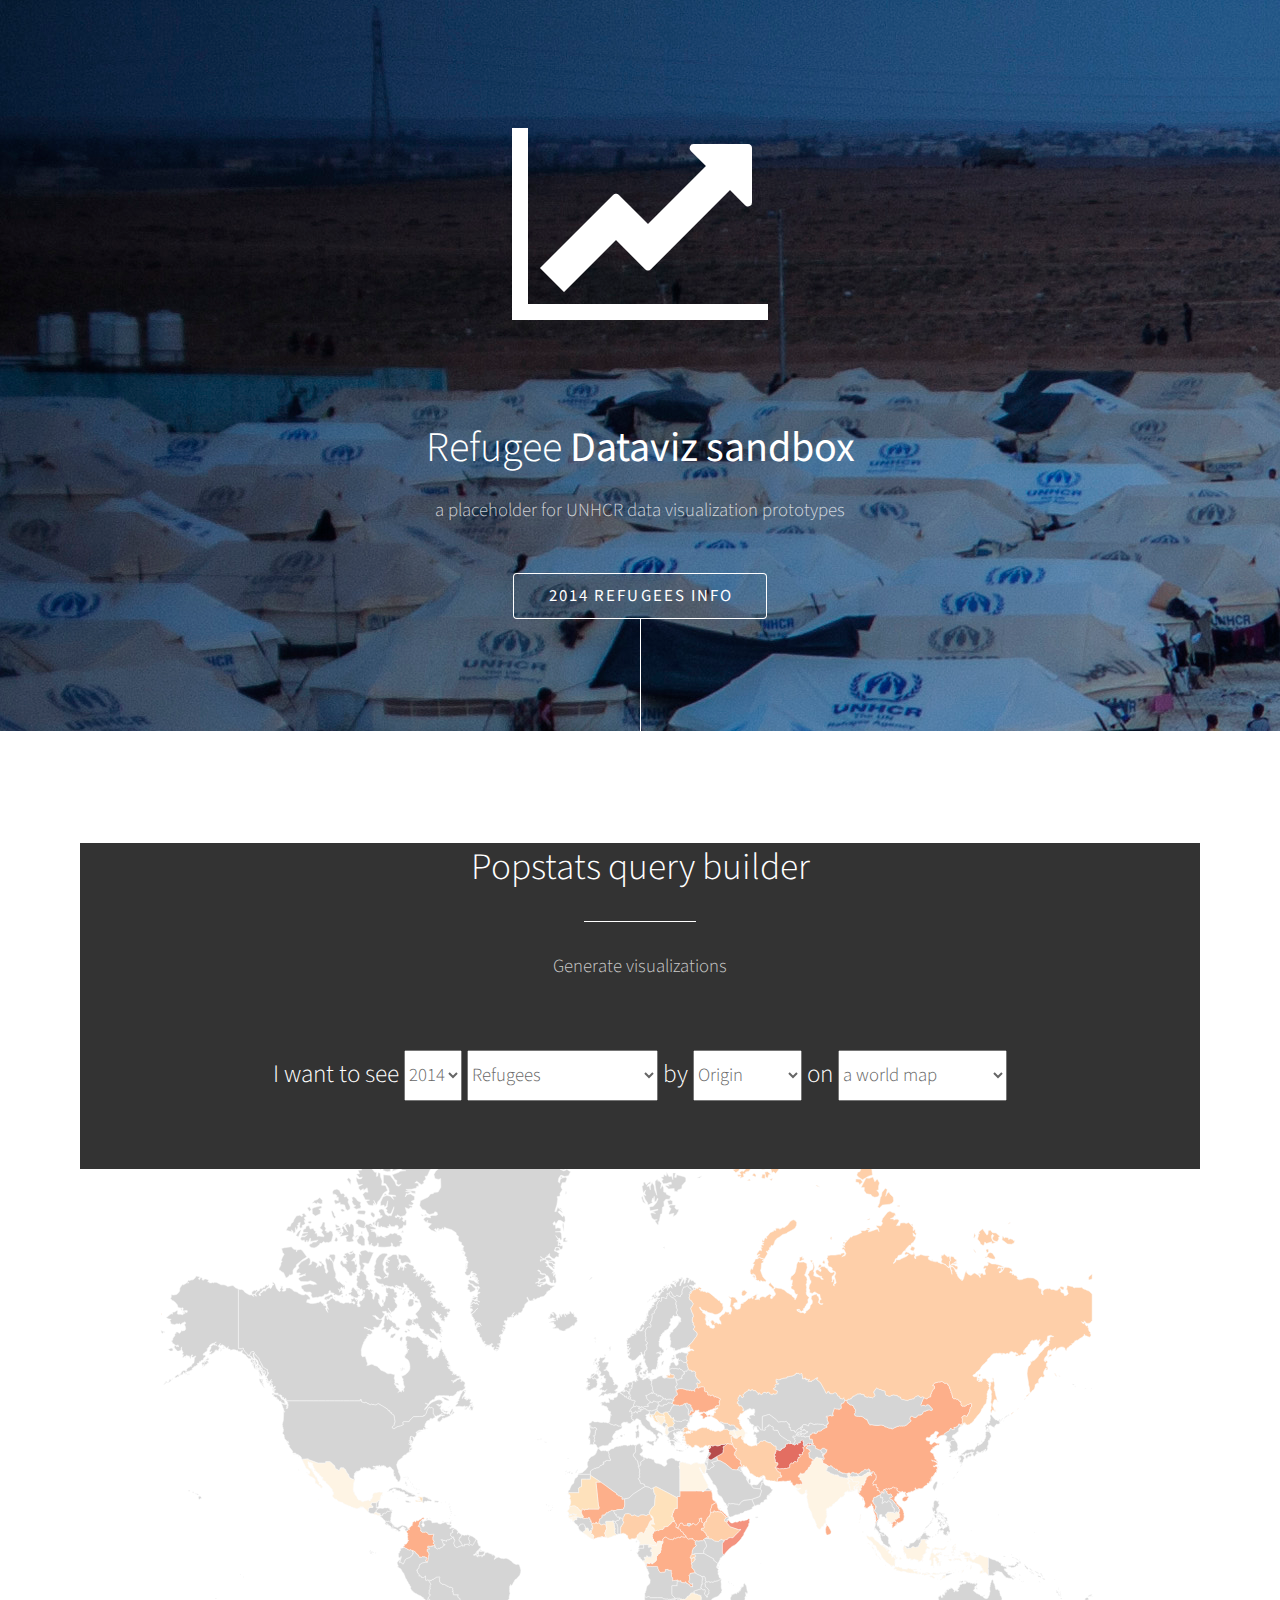
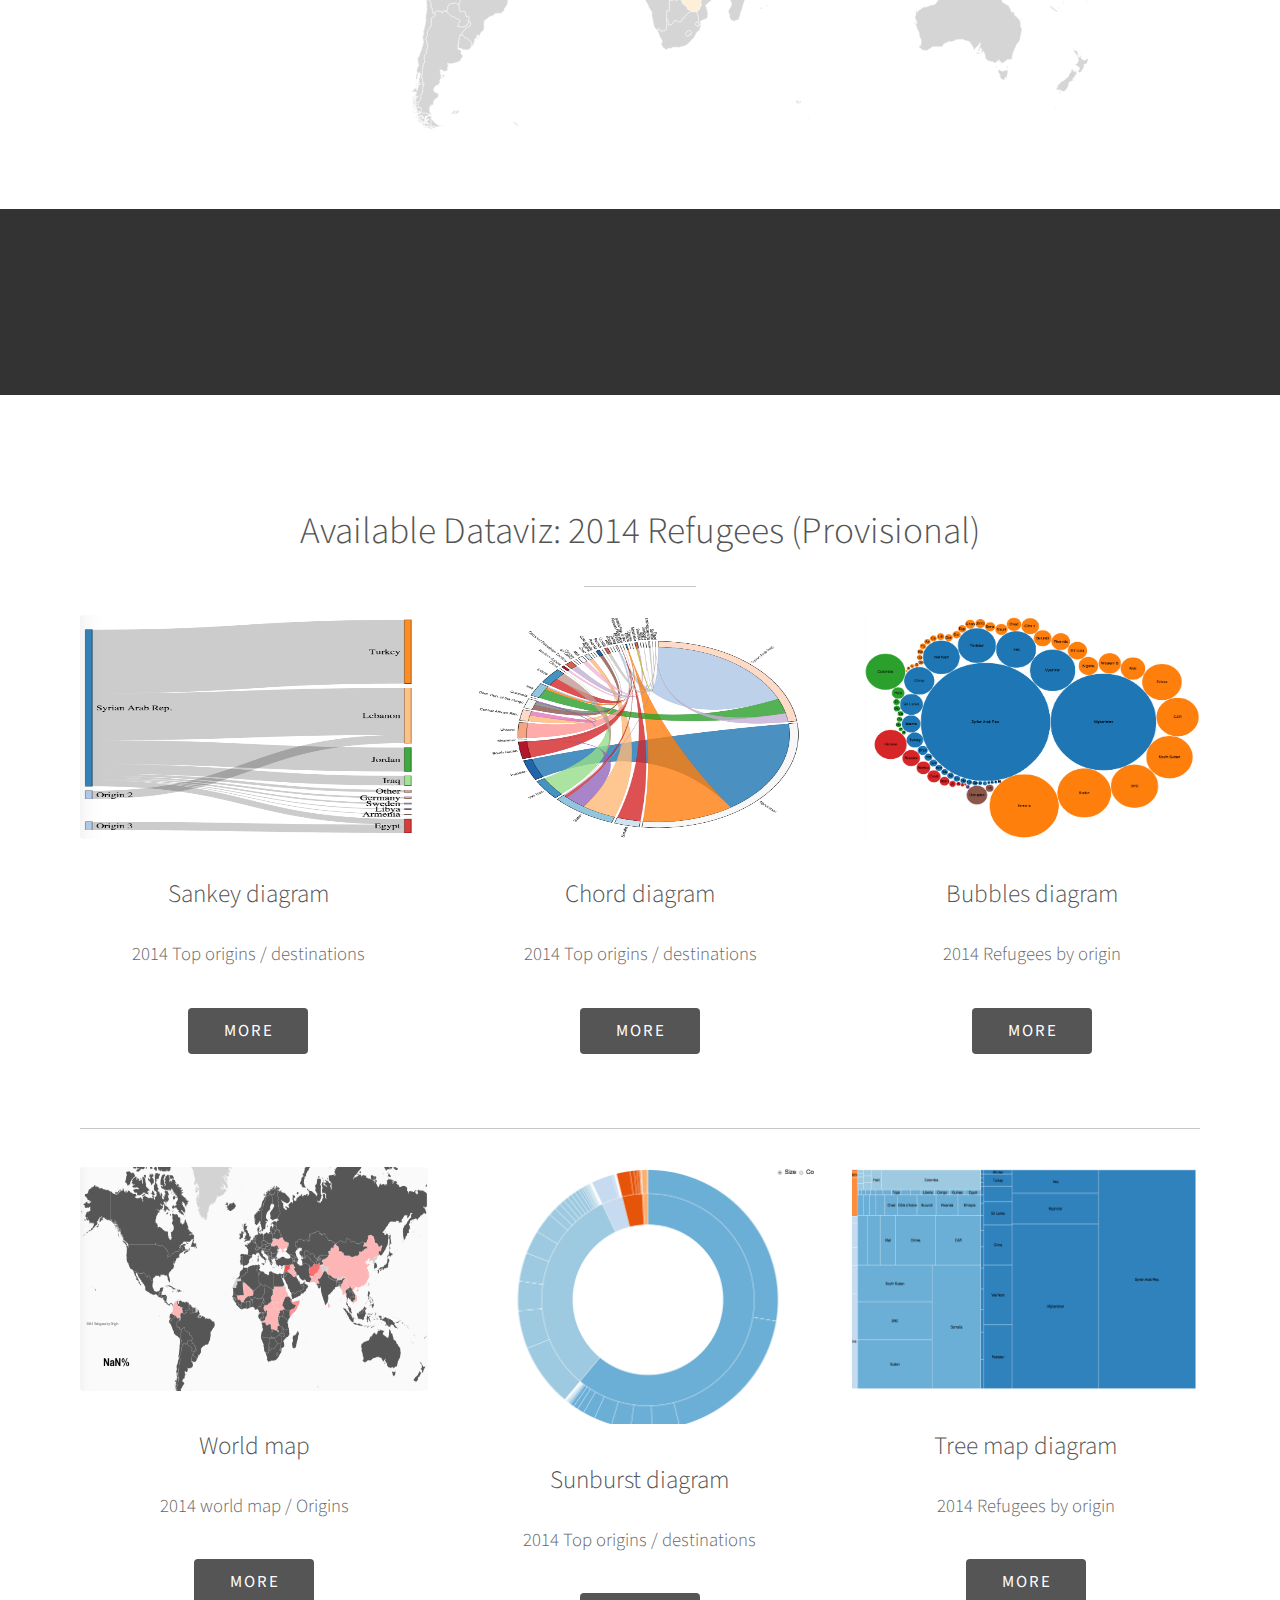
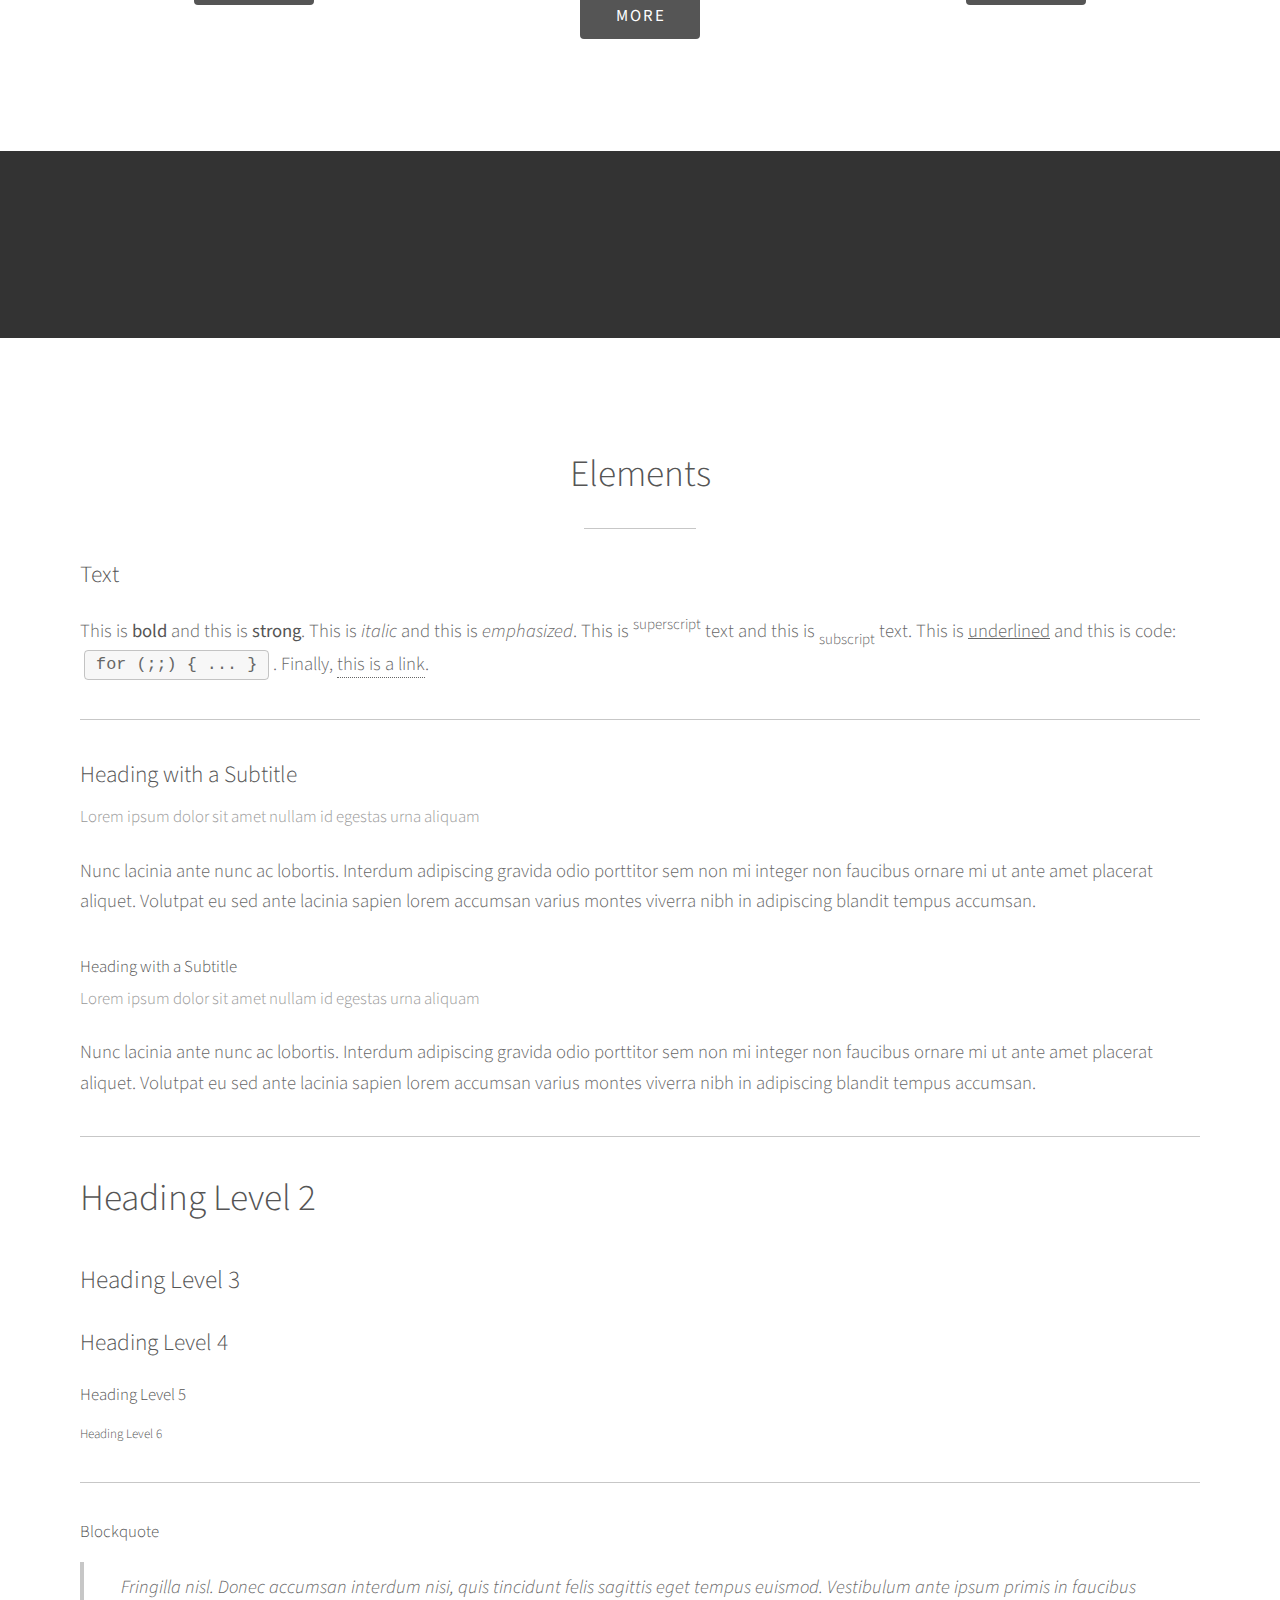
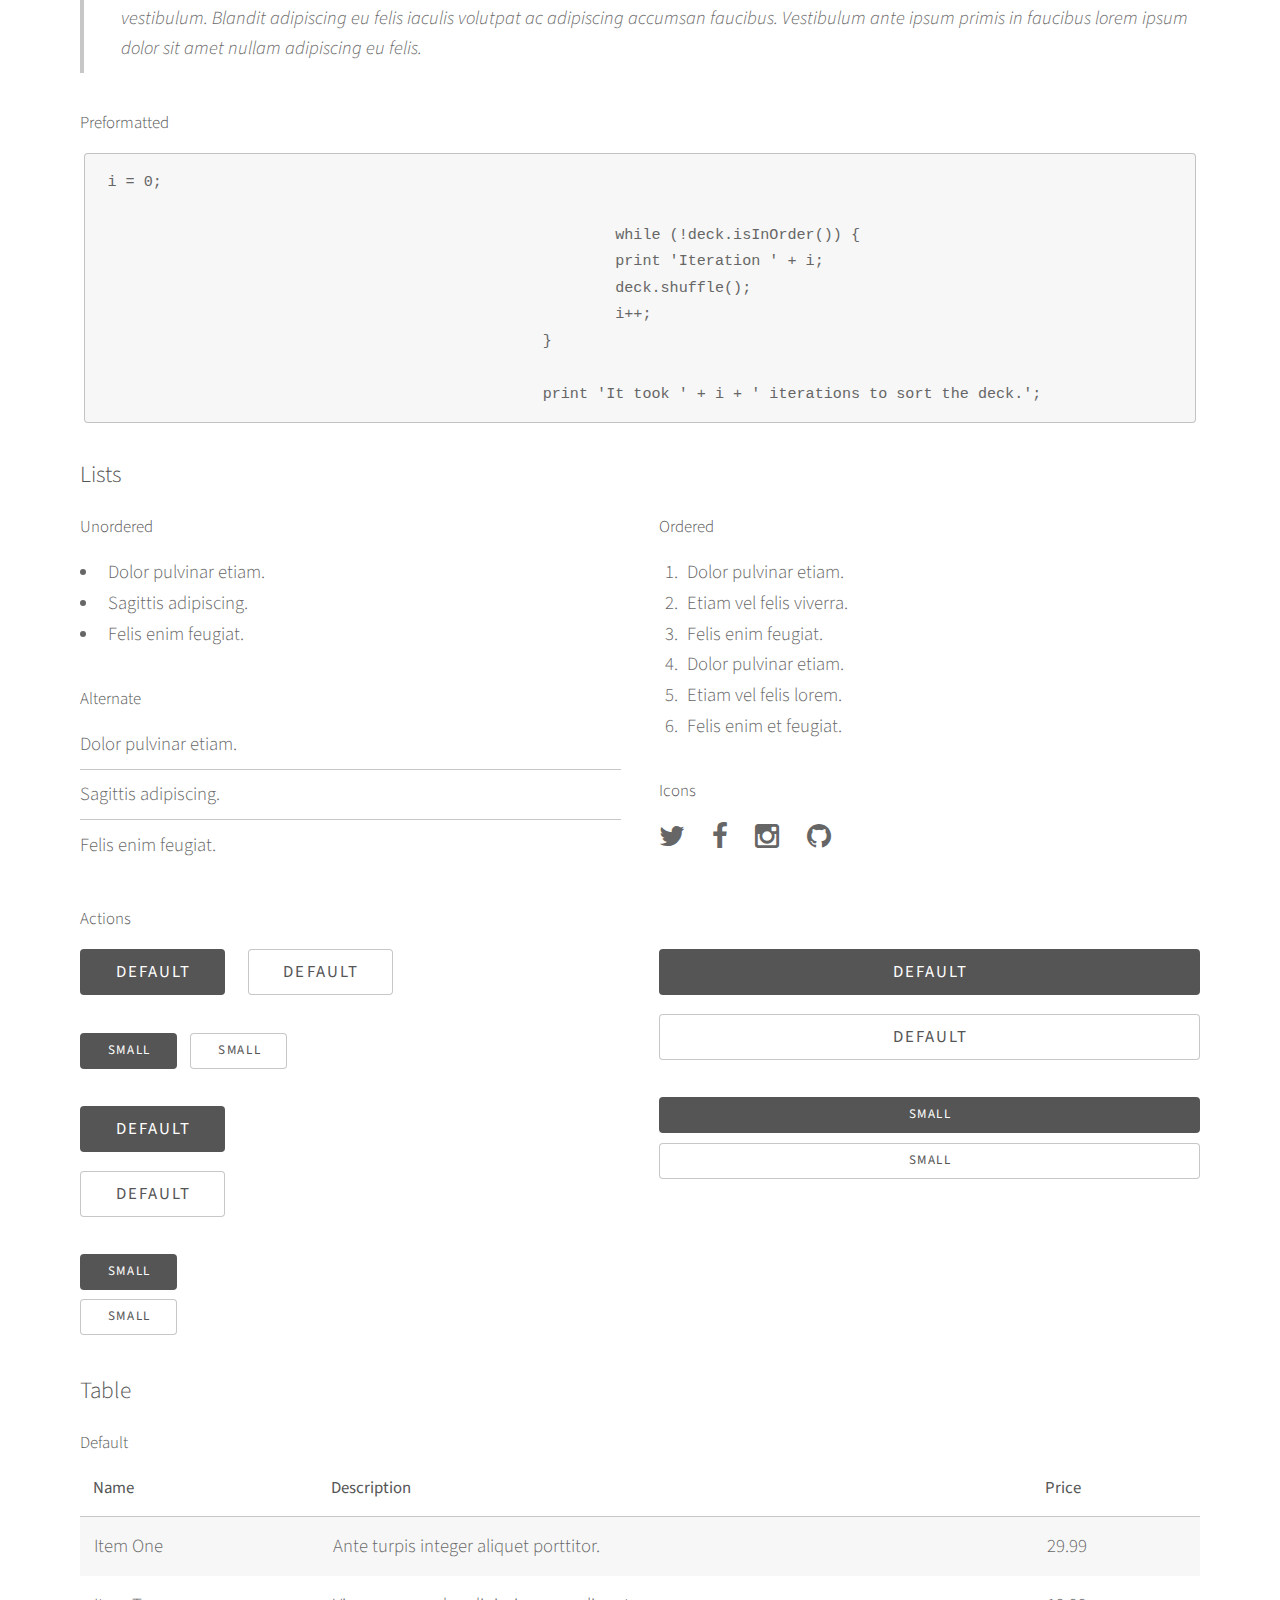
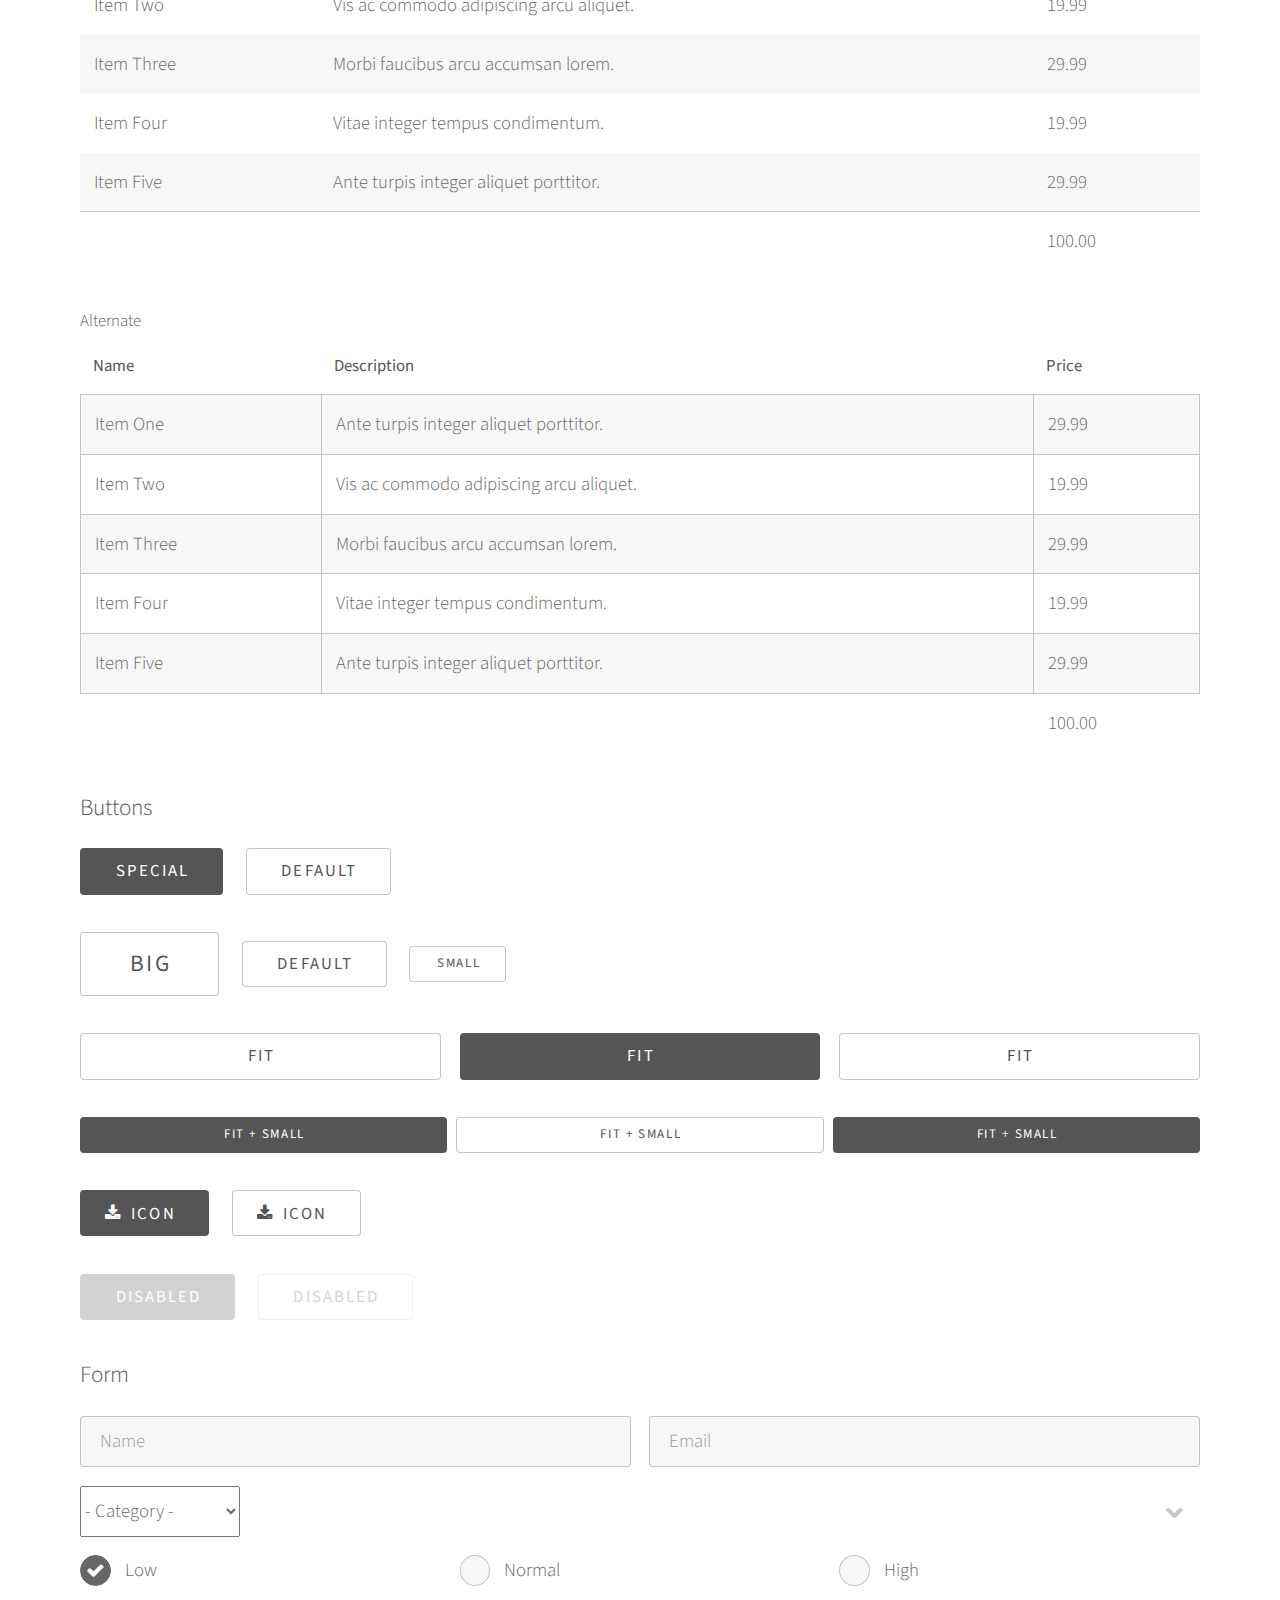
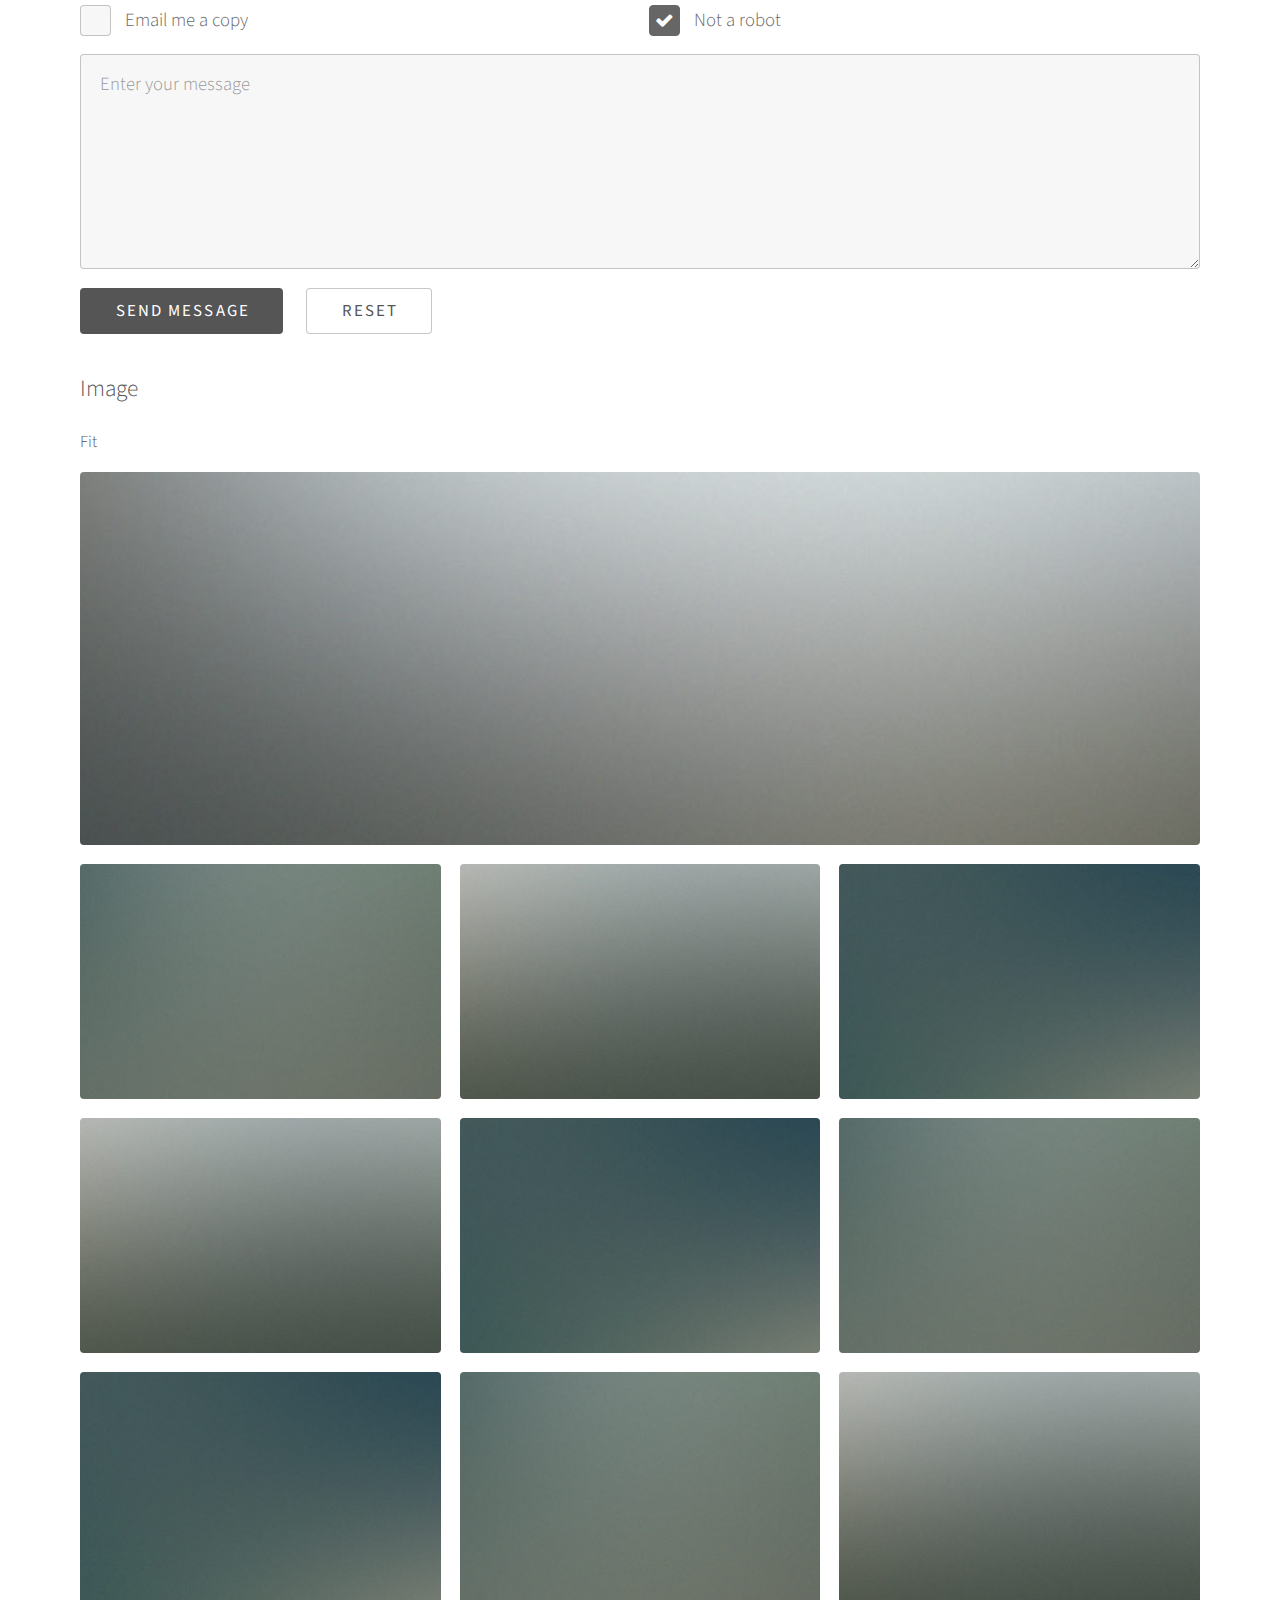
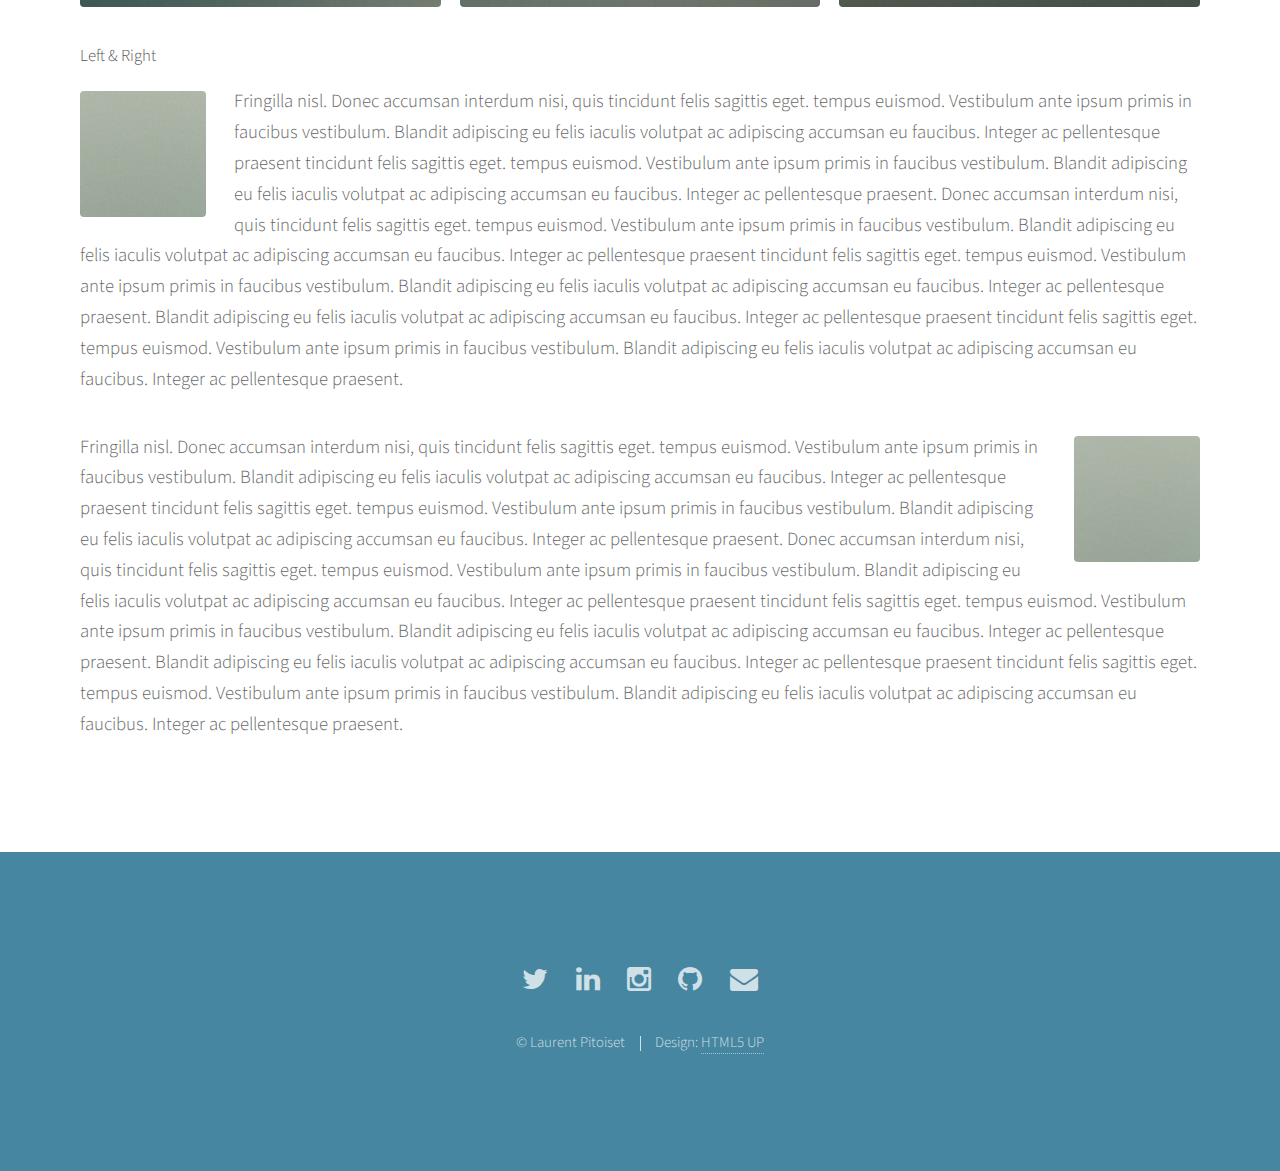
<file: index.html>
<!DOCTYPE HTML>
<!--
Laurent Pitoiset 2015
-->
<html>
<head>
	<title>Dataviz Labs</title>
	<meta http-equiv="content-type" content="text/html; charset=utf-8" />
	<meta name="description" content="" />
	<meta name="keywords" content="" />
	<!--[if lte IE 8]><script src="css/ie/html5shiv.js"></script><![endif]-->
	<script src="js/jquery.min.js"></script>
	<script src="js/jquery.scrolly.min.js"></script>
	<script src="js/skel.min.js"></script>
	<script src="js/init.js"></script>
	<noscript>
		<link rel="stylesheet" href="css/skel.css" />
		<link rel="stylesheet" href="css/style.css" />
		<link rel="stylesheet" href="css/style-xlarge.css" />
	</noscript>
	<!--[if lte IE 9]><link rel="stylesheet" href="css/ie/v9.css" /><![endif]-->
	<!--[if lte IE 8]><link rel="stylesheet" href="css/ie/v8.css" /><![endif]-->
</head>
<body>

	<!-- Header -->
	<section id="header">
		<div class="inner">
			<span class="icon major fa-line-chart fa-3x"></span>
			<h1>Refugee <strong>Dataviz sandbox</strong></h1>
			<p>a placeholder for UNHCR data visualization prototypes</p>
			<ul class="actions">
				<li><a href="#one" class="button scrolly">2014 Refugees info</a></li>
			</ul>
		</div>
	</section>

	<!-- zero -->

	<section id="two" class="main style2 special">
		<div class="container">
			<div class="querybuilder">
				<header class="major">
					<h2>Popstats query builder</h2>
				</header>
				<p>Generate visualizations</p>
				<br>

				<form method="post" action="#">
						<h3>
							I want to see 

							<select name="form_year" id="querybuilder">
								<option value="1">2014</option>
							</select>
							<select name="form_poc" id="querybuilder">
								<option value="1">Refugees</option>
								<option value="2">Asylum-seekers</option>
								<option value="3">all Persons of Concern</option>
							</select>
							by				
							<select name="form_type" id="querybuilder">
								<option value="1" selected="">Origin</option>
								<option value="2">Destination</option>
							</select>
							on
							<select name="form_viz_type" id="querybuilder">
								<option value="1" selected="">a world map</option>
								<option value="2">a sankey diagram</option>
								<option value="3">a bubbles diagram</option>
								<option value="4">a tree map diagram</option>
							</select>

						</h3>

				</form>
				<br />
			</div>
			<script src="dataviz4/d3.min.js"></script>
			<script src="dataviz4/topojson.v1.min.js"></script>

			<div class="" id="map">

			</div>

			<script>
				var m_width=$("#map").width(),width=$("#map").width(),height=width/1.7;
				$('#map').height(width/1.7);
				var svg=d3.select("#map")
				.append("svg")
				.attr("preserveAspectRatio","xMidYMid")
				.attr("viewBox","0 0 "+width+" "+height)
				.attr("width",m_width)
				.attr("height",m_width*height/width);
				var scale=width/6.3;
				var projection=d3.geo.mercator()
				.scale(scale)
				.center([10,35])
				.translate([((width)/2),height/2]);
				var path=d3.geo.path().projection(projection);
				var g=svg.append("g");
				d3.json("data/world2.json?v2.3",function(error,data){
					var mapdata=topojson.feature(data,data.objects.un_world);
					g.append("g")
					.attr("id","countries")
					.selectAll("path")
					.data(mapdata.features)
					.enter()
					.append("path")
					.attr("id",function(d){return d.id;})
					.attr('class','country')
					.attr('fill',function(d){return'#c3c3c3';})
					.attr('fill-opacity',0.7)
					.attr('stroke','#FAFAFA')
					.attr('stroke-width',0.5)
					.attr("d",path)
					.on("mouseover",function(){})
					.on("mouseout",function(){})
					var piedata=[0,0];
					var total_refugees=0;


					d3.json("data/2014_ref_origin.json"+'?'+Math.random(),function(error,data){$(data)
						.each(function(){
							if(this.iso!=''){
								var selection=d3.select('#'+this.iso);
								if(this.CoO=='0'){
									selection.attr('fill','#c3c3c3');total_refugees+=this.CoO;
								}
								if(this.CoO>0){
									selection.attr('fill','rgb(254,240,217)');total_refugees+=this.CoO;
								}
								if(this.CoO>20000){
									selection.attr('fill','rgb(254,232,200)');total_refugees+=this.CoO;
								}
								if(this.CoO>30000){
									selection.attr('fill','rgb(253,212,158)');total_refugees+=this.CoO;
								}
								if(this.CoO>50000){
									selection.attr('fill','rgb(253,187,132)');total_refugees+=this.CoO;
								}
								if(this.CoO>100000){
									selection.attr('fill','rgb(252,141,89)');total_refugees+=this.CoO;
								}
								if(this.CoO>1000000){
									selection.attr('fill','rgb(239,101,72)');total_refugees+=this.CoO;
								}
								if(this.CoO>2000000){
									selection.attr('fill','rgb(215,48,31)');total_refugees+=this.CoO;
								}
								if(this.CoO>3000000){
									selection.attr('fill','rgb(153,0,0)');total_refugees+=this.CoO;
								}
                /*
                if(this.status=='submitted'){
                    selection.attr('fill','#111111');piedata[0]=piedata[0]+1;
                }
                else{selection.attr('fill','#618784');piedata[1]=piedata[1]+1;
                */

            }
        });

});
});
</script>




</div>
</section>

<!-- divider -->
<section id="divider" class="main style_divider"></section>

<!-- One -->
<section id="one" class="main style1 special">
	<div class="container">
		<header class="major">
			<h2>Available Dataviz: 2014 Refugees (Provisional)</h2>
		</header>
		<div class="row 150%">
			<div class="4u 12u$(medium)">
				<span class="image fit"><img src="images/dataviz1.png" height="224" alt="sankey" /></span>
				<h3>Sankey diagram</h3>
				<p>2014 Top origins / destinations</p>
				<ul class="actions">
					<li><a href="dataviz2/" class="button special">More</a></li>
				</ul>
			</div>
			<div class="4u 12u$(medium)">
				<span class="image fit"><img src="images/dataviz5.png" height="224" alt="chord" /></span>
				<h3>Chord diagram</h3>
				<p>2014 Top origins / destinations</p>
				<ul class="actions">
					<li><a href="dataviz5/" class="button special">More</a></li>
				</ul>
			</div>
			<div class="4u$ 12u$(medium)">
				<span class="image fit"><img src="images/dataviz3.png" height="224" alt="bubbles" /></span>
				<h3>Bubbles diagram</h3>
				<p>2014 Refugees by origin</p>
				<ul class="actions">
					<li><a href="dataviz3" class="button special">More</a></li>
				</ul>
			</div>
		</div>
		<hr>
		<div class="row">
			<div class="4u 12u$(medium)">
				<span class="image fit"><img src="images/dataviz4.png" height="224" alt="" /></span>
				<h3>World map</h3>
				<p>2014 world map / Origins</p>
				<ul class="actions">
					<li><a href="dataviz4/index2.html" class="button special">More</a></li>
				</ul>
			</div>
			<div class="4u 12u$(medium)">
				<span class="image fit"><img src="images/dataviz6.png" alt="" /></span>
				<h3>Sunburst diagram</h3>
				<p>2014 Top origins / destinations</p>
				<ul class="actions">
					<li><a href="dataviz6/" class="button special">More</a></li>
				</ul>
			</div>
			<div class="4u$ 12u$(medium)">
				<span class="image fit"><img src="images/dataviz7.png" height="224" alt="bubbles" /></span>
				<h3>Tree map diagram</h3>
				<p>2014 Refugees by origin</p>
				<ul class="actions">
					<li><a href="dataviz7" class="button special">More</a></li>
				</ul>
			</div>
		</div>
	</div>
</section>

<!-- divider -->
<section id="divider" class="main style_divider"></section>

<!-- Four -->
		<!--
			<section id="four" class="main style2 special">
				<div class="container">
					<header class="major">
						<h2>Ipsum feugiat consequat?</h2>
					</header>
					<p>Sed lacus nascetur ac ante amet sapien.</p>
					<ul class="actions uniform">
						<li><a href="#" class="button special">Sign Up</a></li>
						<li><a href="#" class="button">Learn More</a></li>
					</ul>
				</div>
			</section>
		-->
		<!-- Five -->
		
		<section id="five" class="main style1">
			<div class="container">
				<header class="major special">
					<h2>Elements</h2>
				</header>

				<section>
					<h4>Text</h4>
					<p>This is <b>bold</b> and this is <strong>strong</strong>. This is <i>italic</i> and this is <em>emphasized</em>.
						This is <sup>superscript</sup> text and this is <sub>subscript</sub> text.
						This is <u>underlined</u> and this is code: <code>for (;;) { ... }</code>. Finally, <a href="#">this is a link</a>.</p>
						<hr />
						<header>
							<h4>Heading with a Subtitle</h4>
							<p>Lorem ipsum dolor sit amet nullam id egestas urna aliquam</p>
						</header>
						<p>Nunc lacinia ante nunc ac lobortis. Interdum adipiscing gravida odio porttitor sem non mi integer non faucibus ornare mi ut ante amet placerat aliquet. Volutpat eu sed ante lacinia sapien lorem accumsan varius montes viverra nibh in adipiscing blandit tempus accumsan.</p>
						<header>
							<h5>Heading with a Subtitle</h5>
							<p>Lorem ipsum dolor sit amet nullam id egestas urna aliquam</p>
						</header>
						<p>Nunc lacinia ante nunc ac lobortis. Interdum adipiscing gravida odio porttitor sem non mi integer non faucibus ornare mi ut ante amet placerat aliquet. Volutpat eu sed ante lacinia sapien lorem accumsan varius montes viverra nibh in adipiscing blandit tempus accumsan.</p>
						<hr />
						<h2>Heading Level 2</h2>
						<h3>Heading Level 3</h3>
						<h4>Heading Level 4</h4>
						<h5>Heading Level 5</h5>
						<h6>Heading Level 6</h6>
						<hr />
						<h5>Blockquote</h5>
						<blockquote>Fringilla nisl. Donec accumsan interdum nisi, quis tincidunt felis sagittis eget tempus euismod. Vestibulum ante ipsum primis in faucibus vestibulum. Blandit adipiscing eu felis iaculis volutpat ac adipiscing accumsan faucibus. Vestibulum ante ipsum primis in faucibus lorem ipsum dolor sit amet nullam adipiscing eu felis.</blockquote>
						<h5>Preformatted</h5>
						<pre><code>i = 0;

							while (!deck.isInOrder()) {
							print 'Iteration ' + i;
							deck.shuffle();
							i++;
						}

						print 'It took ' + i + ' iterations to sort the deck.';</code></pre>
					</section>

					<section>
						<h4>Lists</h4>
						<div class="row">
							<div class="6u 12u$(medium)">
								<h5>Unordered</h5>
								<ul>
									<li>Dolor pulvinar etiam.</li>
									<li>Sagittis adipiscing.</li>
									<li>Felis enim feugiat.</li>
								</ul>
								<h5>Alternate</h5>
								<ul class="alt">
									<li>Dolor pulvinar etiam.</li>
									<li>Sagittis adipiscing.</li>
									<li>Felis enim feugiat.</li>
								</ul>
							</div>
							<div class="6u$ 12u$(medium)">
								<h5>Ordered</h5>
								<ol>
									<li>Dolor pulvinar etiam.</li>
									<li>Etiam vel felis viverra.</li>
									<li>Felis enim feugiat.</li>
									<li>Dolor pulvinar etiam.</li>
									<li>Etiam vel felis lorem.</li>
									<li>Felis enim et feugiat.</li>
								</ol>
								<h5>Icons</h5>
								<ul class="icons">
									<li><a href="#" class="icon fa-twitter"><span class="label">Twitter</span></a></li>
									<li><a href="#" class="icon fa-facebook"><span class="label">Facebook</span></a></li>
									<li><a href="#" class="icon fa-instagram"><span class="label">Instagram</span></a></li>
									<li><a href="#" class="icon fa-github"><span class="label">Github</span></a></li>
								</ul>
							</div>
						</div>
						<h5>Actions</h5>
						<div class="row">
							<div class="6u 12u$(medium)">
								<ul class="actions">
									<li><a href="#" class="button special">Default</a></li>
									<li><a href="#" class="button">Default</a></li>
								</ul>
								<ul class="actions small">
									<li><a href="#" class="button special small">Small</a></li>
									<li><a href="#" class="button small">Small</a></li>
								</ul>
								<ul class="actions vertical">
									<li><a href="#" class="button special">Default</a></li>
									<li><a href="#" class="button">Default</a></li>
								</ul>
								<ul class="actions vertical small">
									<li><a href="#" class="button special small">Small</a></li>
									<li><a href="#" class="button small">Small</a></li>
								</ul>
							</div>
							<div class="6u 12u$(medium)">
								<ul class="actions vertical">
									<li><a href="#" class="button special fit">Default</a></li>
									<li><a href="#" class="button fit">Default</a></li>
								</ul>
								<ul class="actions vertical small">
									<li><a href="#" class="button special small fit">Small</a></li>
									<li><a href="#" class="button small fit">Small</a></li>
								</ul>
							</div>
						</div>
					</section>

					<section>
						<h4>Table</h4>
						<h5>Default</h5>
						<div class="table-wrapper">
							<table>
								<thead>
									<tr>
										<th>Name</th>
										<th>Description</th>
										<th>Price</th>
									</tr>
								</thead>
								<tbody>
									<tr>
										<td>Item One</td>
										<td>Ante turpis integer aliquet porttitor.</td>
										<td>29.99</td>
									</tr>
									<tr>
										<td>Item Two</td>
										<td>Vis ac commodo adipiscing arcu aliquet.</td>
										<td>19.99</td>
									</tr>
									<tr>
										<td>Item Three</td>
										<td> Morbi faucibus arcu accumsan lorem.</td>
										<td>29.99</td>
									</tr>
									<tr>
										<td>Item Four</td>
										<td>Vitae integer tempus condimentum.</td>
										<td>19.99</td>
									</tr>
									<tr>
										<td>Item Five</td>
										<td>Ante turpis integer aliquet porttitor.</td>
										<td>29.99</td>
									</tr>
								</tbody>
								<tfoot>
									<tr>
										<td colspan="2"></td>
										<td>100.00</td>
									</tr>
								</tfoot>
							</table>
						</div>

						<h5>Alternate</h5>
						<div class="table-wrapper">
							<table class="alt">
								<thead>
									<tr>
										<th>Name</th>
										<th>Description</th>
										<th>Price</th>
									</tr>
								</thead>
								<tbody>
									<tr>
										<td>Item One</td>
										<td>Ante turpis integer aliquet porttitor.</td>
										<td>29.99</td>
									</tr>
									<tr>
										<td>Item Two</td>
										<td>Vis ac commodo adipiscing arcu aliquet.</td>
										<td>19.99</td>
									</tr>
									<tr>
										<td>Item Three</td>
										<td> Morbi faucibus arcu accumsan lorem.</td>
										<td>29.99</td>
									</tr>
									<tr>
										<td>Item Four</td>
										<td>Vitae integer tempus condimentum.</td>
										<td>19.99</td>
									</tr>
									<tr>
										<td>Item Five</td>
										<td>Ante turpis integer aliquet porttitor.</td>
										<td>29.99</td>
									</tr>
								</tbody>
								<tfoot>
									<tr>
										<td colspan="2"></td>
										<td>100.00</td>
									</tr>
								</tfoot>
							</table>
						</div>
					</section>

					<section>
						<h4>Buttons</h4>
						<ul class="actions">
							<li><a href="#" class="button special">Special</a></li>
							<li><a href="#" class="button">Default</a></li>
						</ul>
						<ul class="actions">
							<li><a href="#" class="button big">Big</a></li>
							<li><a href="#" class="button">Default</a></li>
							<li><a href="#" class="button small">Small</a></li>
						</ul>
						<ul class="actions fit">
							<li><a href="#" class="button fit">Fit</a></li>
							<li><a href="#" class="button special fit">Fit</a></li>
							<li><a href="#" class="button fit">Fit</a></li>
						</ul>
						<ul class="actions fit small">
							<li><a href="#" class="button special fit small">Fit + Small</a></li>
							<li><a href="#" class="button fit small">Fit + Small</a></li>
							<li><a href="#" class="button special fit small">Fit + Small</a></li>
						</ul>
						<ul class="actions">
							<li><a href="#" class="button special icon fa-download">Icon</a></li>
							<li><a href="#" class="button icon fa-download">Icon</a></li>
						</ul>
						<ul class="actions">
							<li><span class="button special disabled">Disabled</span></li>
							<li><span class="button disabled">Disabled</span></li>
						</ul>
					</section>

					<section>
						<h4>Form</h4>
						<form method="post" action="#">
							<div class="row uniform 50%">
								<div class="6u 12u$(xsmall)">
									<input type="text" name="demo-name" id="demo-name" value="" placeholder="Name" />
								</div>
								<div class="6u$ 12u$(xsmall)">
									<input type="email" name="demo-email" id="demo-email" value="" placeholder="Email" />
								</div>
								<div class="12u$">
									<div class="select-wrapper">
										<select name="demo-category" id="demo-category">
											<option value="">- Category -</option>
											<option value="1">Manufacturing</option>
											<option value="1">Shipping</option>
											<option value="1">Administration</option>
											<option value="1">Human Resources</option>
										</select>
									</div>
								</div>
								<div class="4u 12u$(small)">
									<input type="radio" id="demo-priority-low" name="demo-priority" checked>
									<label for="demo-priority-low">Low</label>
								</div>
								<div class="4u 12u$(small)">
									<input type="radio" id="demo-priority-normal" name="demo-priority">
									<label for="demo-priority-normal">Normal</label>
								</div>
								<div class="4u$ 12u$(small)">
									<input type="radio" id="demo-priority-high" name="demo-priority">
									<label for="demo-priority-high">High</label>
								</div>
								<div class="6u 12u$(small)">
									<input type="checkbox" id="demo-copy" name="demo-copy">
									<label for="demo-copy">Email me a copy</label>
								</div>
								<div class="6u$ 12u$(small)">
									<input type="checkbox" id="demo-human" name="demo-human" checked>
									<label for="demo-human">Not a robot</label>
								</div>
								<div class="12u$">
									<textarea name="demo-message" id="demo-message" placeholder="Enter your message" rows="6"></textarea>
								</div>
								<div class="12u$">
									<ul class="actions">
										<li><input type="submit" value="Send Message" class="special" /></li>
										<li><input type="reset" value="Reset" /></li>
									</ul>
								</div>
							</div>
						</form>
					</section>

					<section>
						<h4>Image</h4>
						<h5>Fit</h5>
						<div class="box alt">
							<div class="row uniform 50%">
								<div class="12u"><span class="image fit"><img src="images/pic06.jpg" alt="" /></span></div>
								<div class="4u"><span class="image fit"><img src="images/pic02.jpg" alt="" /></span></div>
								<div class="4u"><span class="image fit"><img src="images/pic03.jpg" alt="" /></span></div>
								<div class="4u"><span class="image fit"><img src="images/pic04.jpg" alt="" /></span></div>
								<div class="4u"><span class="image fit"><img src="images/pic03.jpg" alt="" /></span></div>
								<div class="4u"><span class="image fit"><img src="images/pic04.jpg" alt="" /></span></div>
								<div class="4u"><span class="image fit"><img src="images/pic02.jpg" alt="" /></span></div>
								<div class="4u"><span class="image fit"><img src="images/pic04.jpg" alt="" /></span></div>
								<div class="4u"><span class="image fit"><img src="images/pic02.jpg" alt="" /></span></div>
								<div class="4u"><span class="image fit"><img src="images/pic03.jpg" alt="" /></span></div>
							</div>
						</div>
						<h5>Left &amp; Right</h5>
						<p><span class="image left"><img src="images/pic05.jpg" alt="" /></span>Fringilla nisl. Donec accumsan interdum nisi, quis tincidunt felis sagittis eget. tempus euismod. Vestibulum ante ipsum primis in faucibus vestibulum. Blandit adipiscing eu felis iaculis volutpat ac adipiscing accumsan eu faucibus. Integer ac pellentesque praesent tincidunt felis sagittis eget. tempus euismod. Vestibulum ante ipsum primis in faucibus vestibulum. Blandit adipiscing eu felis iaculis volutpat ac adipiscing accumsan eu faucibus. Integer ac pellentesque praesent. Donec accumsan interdum nisi, quis tincidunt felis sagittis eget. tempus euismod. Vestibulum ante ipsum primis in faucibus vestibulum. Blandit adipiscing eu felis iaculis volutpat ac adipiscing accumsan eu faucibus. Integer ac pellentesque praesent tincidunt felis sagittis eget. tempus euismod. Vestibulum ante ipsum primis in faucibus vestibulum. Blandit adipiscing eu felis iaculis volutpat ac adipiscing accumsan eu faucibus. Integer ac pellentesque praesent. Blandit adipiscing eu felis iaculis volutpat ac adipiscing accumsan eu faucibus. Integer ac pellentesque praesent tincidunt felis sagittis eget. tempus euismod. Vestibulum ante ipsum primis in faucibus vestibulum. Blandit adipiscing eu felis iaculis volutpat ac adipiscing accumsan eu faucibus. Integer ac pellentesque praesent.</p>
						<p><span class="image right"><img src="images/pic05.jpg" alt="" /></span>Fringilla nisl. Donec accumsan interdum nisi, quis tincidunt felis sagittis eget. tempus euismod. Vestibulum ante ipsum primis in faucibus vestibulum. Blandit adipiscing eu felis iaculis volutpat ac adipiscing accumsan eu faucibus. Integer ac pellentesque praesent tincidunt felis sagittis eget. tempus euismod. Vestibulum ante ipsum primis in faucibus vestibulum. Blandit adipiscing eu felis iaculis volutpat ac adipiscing accumsan eu faucibus. Integer ac pellentesque praesent. Donec accumsan interdum nisi, quis tincidunt felis sagittis eget. tempus euismod. Vestibulum ante ipsum primis in faucibus vestibulum. Blandit adipiscing eu felis iaculis volutpat ac adipiscing accumsan eu faucibus. Integer ac pellentesque praesent tincidunt felis sagittis eget. tempus euismod. Vestibulum ante ipsum primis in faucibus vestibulum. Blandit adipiscing eu felis iaculis volutpat ac adipiscing accumsan eu faucibus. Integer ac pellentesque praesent. Blandit adipiscing eu felis iaculis volutpat ac adipiscing accumsan eu faucibus. Integer ac pellentesque praesent tincidunt felis sagittis eget. tempus euismod. Vestibulum ante ipsum primis in faucibus vestibulum. Blandit adipiscing eu felis iaculis volutpat ac adipiscing accumsan eu faucibus. Integer ac pellentesque praesent.</p>
					</section>

				</div>
			</section>


			<!-- Footer -->
			<section id="footer">
				<ul class="icons">
					<li><a href="https://twitter.com/lpitoiset" target="_blank" class="icon alt fa-twitter"><span class="label">Twitter</span></a></li>
					<li><a href="http://ch.linkedin.com/in/lpitoiset" target="_blank" class="icon alt fa-linkedin"><span class="label">Linkedin</span></a></li>
					<li><a href="#" class="icon alt fa-instagram"><span class="label">Instagram</span></a></li>
					<li><a href="http://lpitoiset.github.io/#" target="_blank" class="icon alt fa-github"><span class="label">GitHub</span></a></li>
					<li><a href="#" class="icon alt fa-envelope"><span class="label">Email</span></a></li>
				</ul>
				<ul class="copyright">
					<li>&copy; Laurent Pitoiset</li><li>Design: <a href="http://html5up.net">HTML5 UP</a></li>
				</ul>
			</section>

		</body>
		</html>
</file>
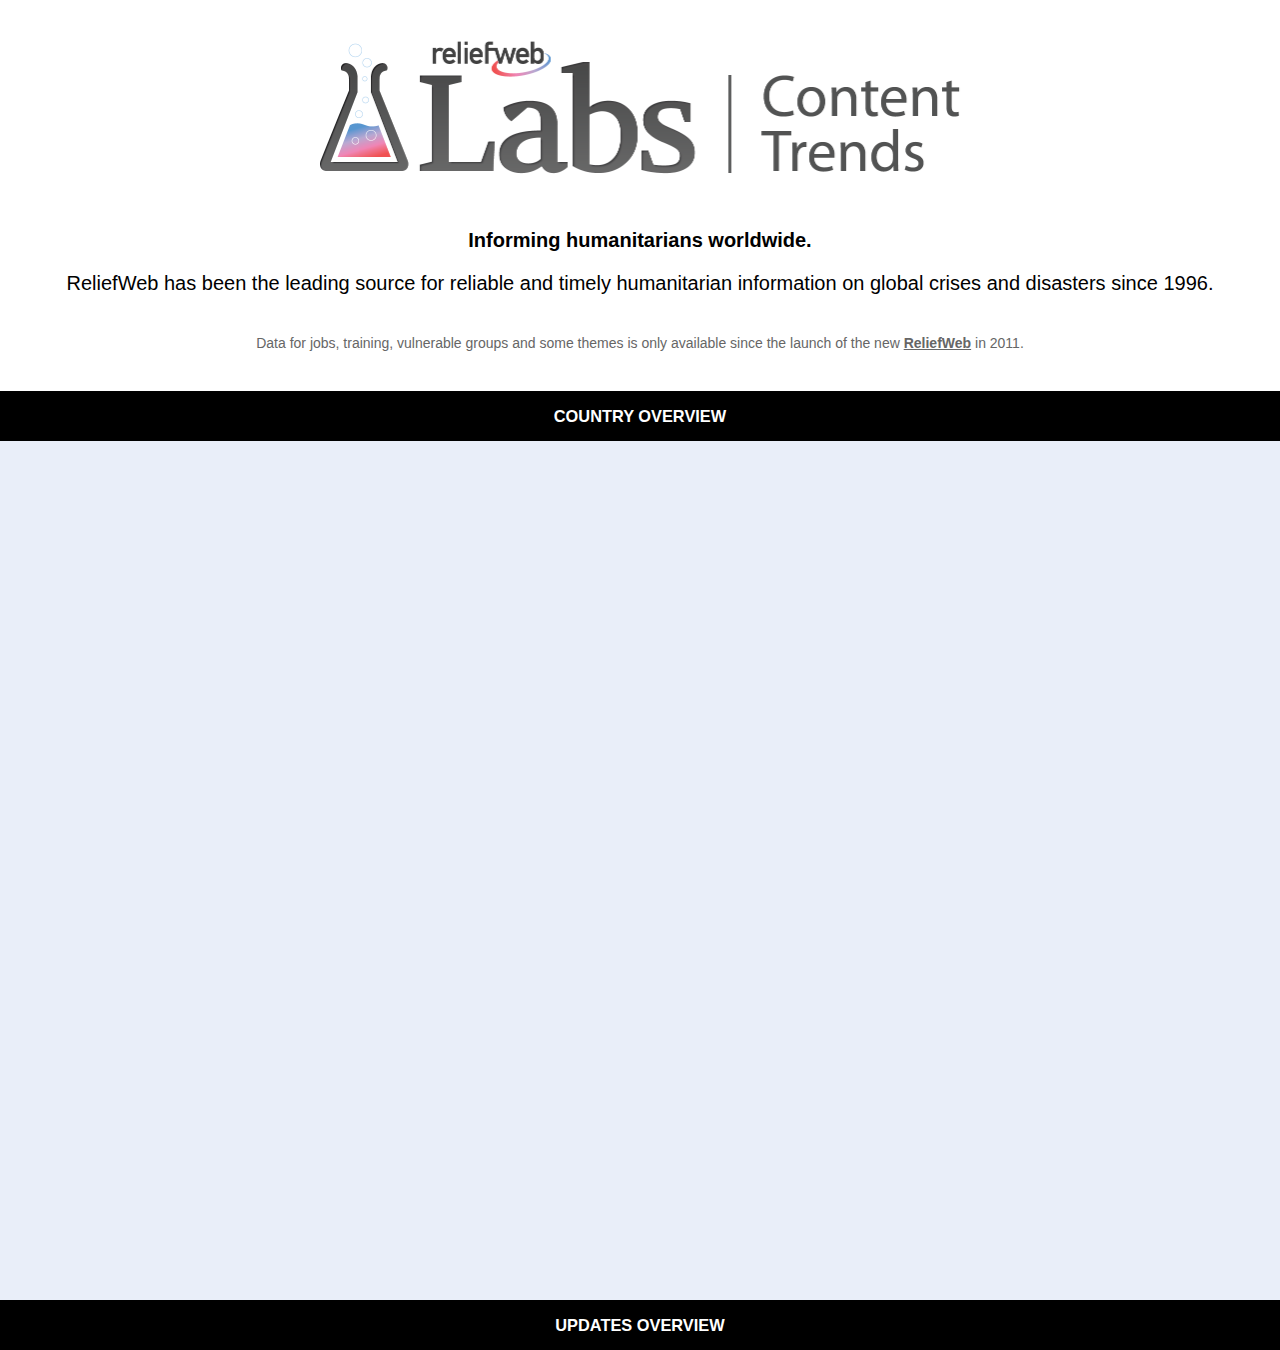
<file: dataviz0/index.html>
<!DOCTYPE html>
<html lang="en">
    
<head>
    <title>Dataviz Labs</title>
    <meta http-equiv="content-type" content="text/html; charset=utf-8" />
    <meta name="description" content="" />
    <meta name="keywords" content="" />
        <link rel="stylesheet" href="css/style.css" />
    <!--[if lte IE 9]><link rel="stylesheet" href="css/ie/v9.css" /><![endif]-->
    <!--[if lte IE 8]><link rel="stylesheet" href="css/ie/v8.css" /><![endif]-->
</head>
<body>

<div id="content">

<!-- Sections -->
<div id="intro" class="section intro">
    <div class="logo"><img src="css/images/logo-labs-content-trends.png" /></div>
    <div class="description">
        <p><strong>Informing humanitarians worldwide.</strong></p>
        <p>ReliefWeb has been the leading source for reliable and timely humanitarian information on global crises and disasters since 1996.</p>
    </div>
    <div class="data"></div>
    <div class="disclaimer">
      <p>Data for jobs, training, vulnerable groups and some themes is only available since the launch of the new <a href="http://reliefweb.int">ReliefWeb</a> in 2011.</p>
    </div>
</div>

<h3 class="section-header">Country overview</h3>
<div id="map" class="section map"></div>

<h3 class="section-header">Updates overview</h3>
<div id="overview-updates" class="section details"></div>

</div>

<!-- Libraries -->
<script src="js/libraries/simple_statistics.js"></script>
<script src="js/libraries/spin.min.js"></script>
<script src="js/libraries/d3.v3.min.js"></script>
<script src="js/libraries/topojson.v1.min.js"></script>
<script src="js/libraries/queue.v1.min.js"></script>
<script src="js/libraries/colorbrewer.js"></script>
<script src="js/libraries/Blob.js"></script>
<script src="js/libraries/FileSaver.min.js"></script>

<!-- Application -->
<script src="js/export.js"></script>
<script src="js/rwsettings.js"></script>
<script src="js/rwapi.js"></script>
<script src="js/section.intro.js"></script>
<script src="js/section.map.js"></script>
<script src="js/section.details.js"></script>
<script>
(function () {
  sections.intro('intro').load();
  sections.map('map').load();
  sections.details('overview-updates').load();
})();
</script>


    
    </body>
</html>
</file>
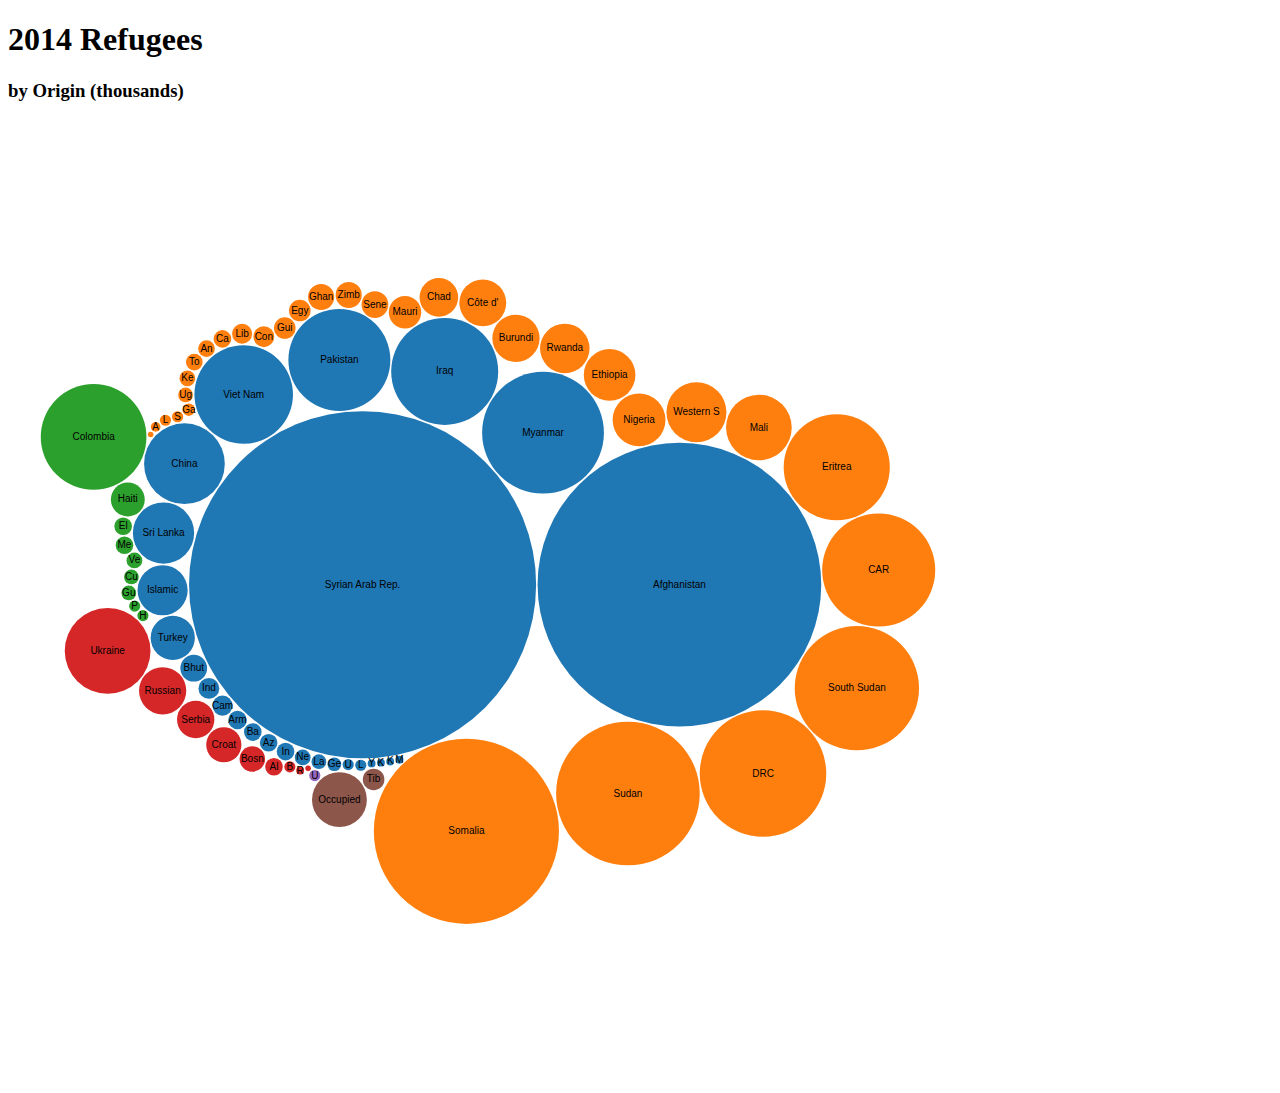
<file: dataviz3/index.html>
<!DOCTYPE html>
<meta charset="utf-8">
<style>

text {
  font: 10px sans-serif;
}

</style>
<body>

<h1>2014 Refugees</h1>
<h3>by Origin (thousands)</h3>


<!-- <script src="http://d3js.org/d3.v3.min.js"></script> -->
<script src="d3.min.js"></script>
<script>

var diameter = 960,
    format = d3.format(",d"),
    color = d3.scale.category10();

var bubble = d3.layout.pack()
    .sort(null)
    .size([diameter, diameter])
    .padding(1.5);

var svg = d3.select("body").append("svg")
    .attr("width", diameter)
    .attr("height", diameter)
    .attr("class", "bubble");

d3.json("2014_REF_origin.json", function(error, root) {
  var node = svg.selectAll(".node")
      .data(bubble.nodes(classes(root))
      .filter(function(d) { return !d.children; }))
    .enter().append("g")
      .attr("class", "node")
      .attr("transform", function(d) { return "translate(" + d.x + "," + d.y + ")"; });

  node.append("title")
      .text(function(d) { return d.className + ": " + format(d.value); });

  node.append("circle")
      .attr("r", function(d) { return d.r; })
      .style("fill", function(d) { return color(d.packageName); });

  node.append("text")
      .attr("dy", ".3em")
      .style("text-anchor", "middle")
      .text(function(d) { return d.className.substring(0, d.r / 3); });
});

// Returns a flattened hierarchy containing all leaf nodes under the root.
function classes(root) {
  var classes = [];

  function recurse(name, node) {
    if (node.children) node.children.forEach(function(child) { recurse(node.name, child); });
    else classes.push({packageName: name, className: node.name, value: node.size});
  }

  recurse(null, root);
  return {children: classes};
}

d3.select(self.frameElement).style("height", diameter + "px");

</script>
</file>
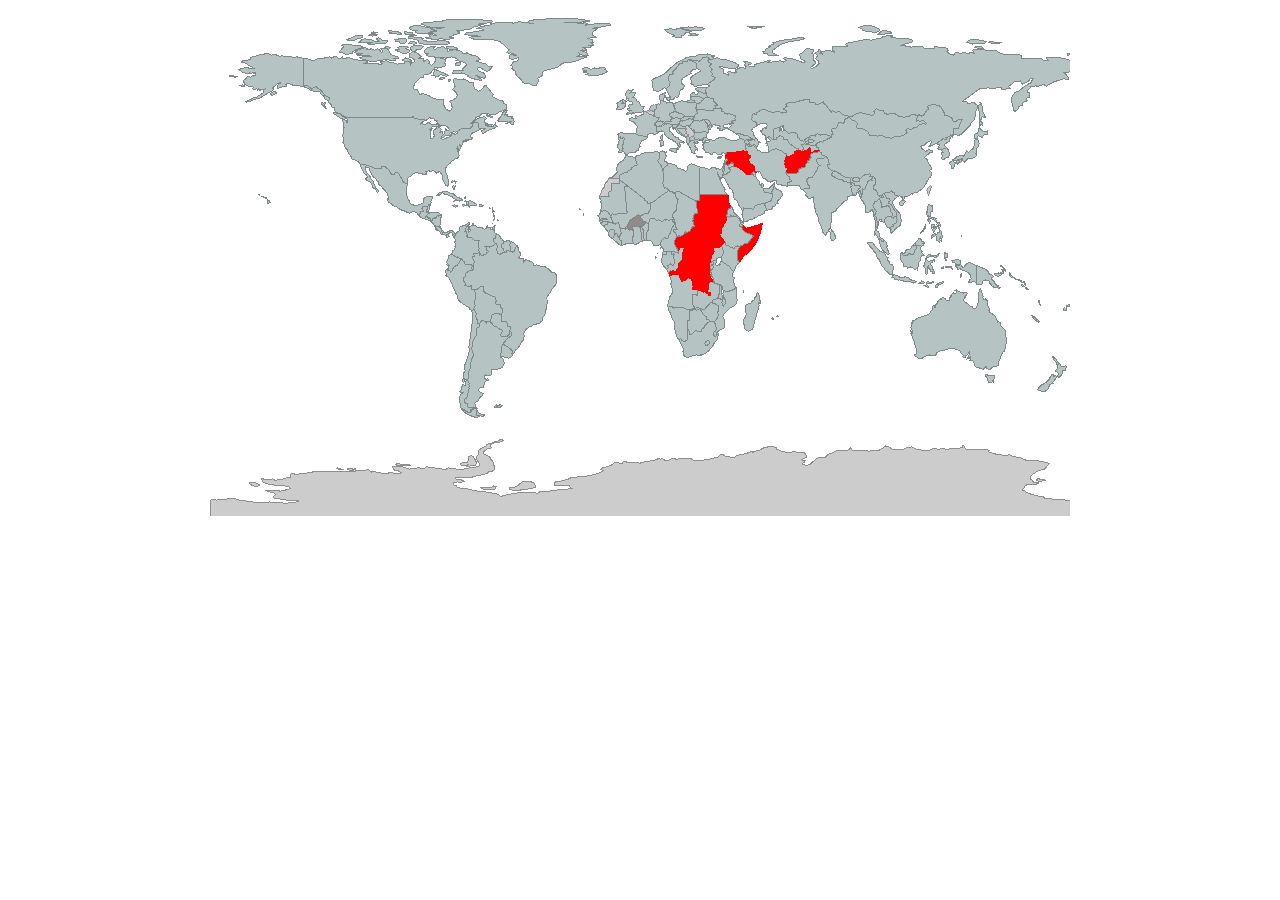
<file: dataviz4/index.html>
<!DOCTYPE html>
<html>
  <head>
    <title>Choropleth Map</title>
    <link type="text/css" rel="stylesheet" href="ex.css"/>
    <script type="text/javascript" src="protovis-r3.2.js"></script>
    <script type="text/javascript" src="unhcr_data.js"></script>
    <script type="text/javascript" src="unhcr_countries.js"></script>
    <style type="text/css">

#fig {
  width: 860px;
  height: 550px;
}

    </style>
  </head>
  <body><div id="center"><div id="fig">
  <!--
    <div align="right">
      <b>Projection:</b>
      <select id="menu" onchange="geo.projection(this.value); vis.render();">
        <option value="none">Identity projection</option>
        <option value="mercator">Mercator projection</option>
        <option value="gall-peters">Gall-Peters projection</option>
        <option value="sinusoidal">Sinusoidal projection</option>
        <option value="hammer" selected>Hammer projection</option>
      </select>
    </div>
    -->
    <script type="text/javascript+protovis">

/*
 * A diverging color scale, using previously-computed quantiles of population
 * densities; in the future, we might use a quantile scale here to do this
 * automatically. Map colors based on www.ColorBrewer.org, by Cynthia A. Brewer,
 * Penn State.
 */
var fill = pv.Scale.linear()
    .domain(140, 650, 1900)
    .range("#999999", "#330000", "#ff0000");
 /*  .range("#91bfdb", "#ffffbf", "#fc8d59"); */

/* Precompute the country's population density and color. */
countries.forEach(function(c) {
  c.color = stats[c.code].area
/*      ? fill(stats[c.code].pop / stats[c.code].area)*/
      ? fill(stats[c.code].pop /10 )
      : "#ccc"; // unknown
});

var w = 860,
    h = 3 / 5 * w,
    geo = pv.Geo.scale("none").range(w, h);

var vis = new pv.Panel()
    .width(w)
    .height(h);

/* Countries. */
vis.add(pv.Panel)
    .data(countries)
  .add(pv.Panel)
    .data(function(c) c.borders)
  .add(pv.Line)
    .data(function(b) b)
    .left(geo.x)
    .top(geo.y)
    .title(function(d, b, c) c.name)
    .fillStyle(function(d, b, c) c.color)
    .strokeStyle(function() this.fillStyle().darker())
    .lineWidth(1)
    .antialias(false);

/* Latitude ticks. */
/*
vis.add(pv.Panel)
    .data(geo.ticks.lat())
  .add(pv.Line)
    .data(function(b) b)
    .left(geo.x)
    .top(geo.y)
    .strokeStyle("rgba(128,128,128,.3)")
    .lineWidth(1)
    .interpolate("cardinal")
    .antialias(false);
*/
/* Longitude ticks. */
/*
vis.add(pv.Panel)
    .data(geo.ticks.lng())
  .add(pv.Line)
    .data(function(b) b)
    .left(geo.x)
    .top(geo.y)
    .strokeStyle("rgba(128,128,128,.3)")
    .lineWidth(1)
    .interpolate("cardinal")
    .antialias(false);
*/
vis.render();

    </script>
  </div></div></body>
</html>
</file>
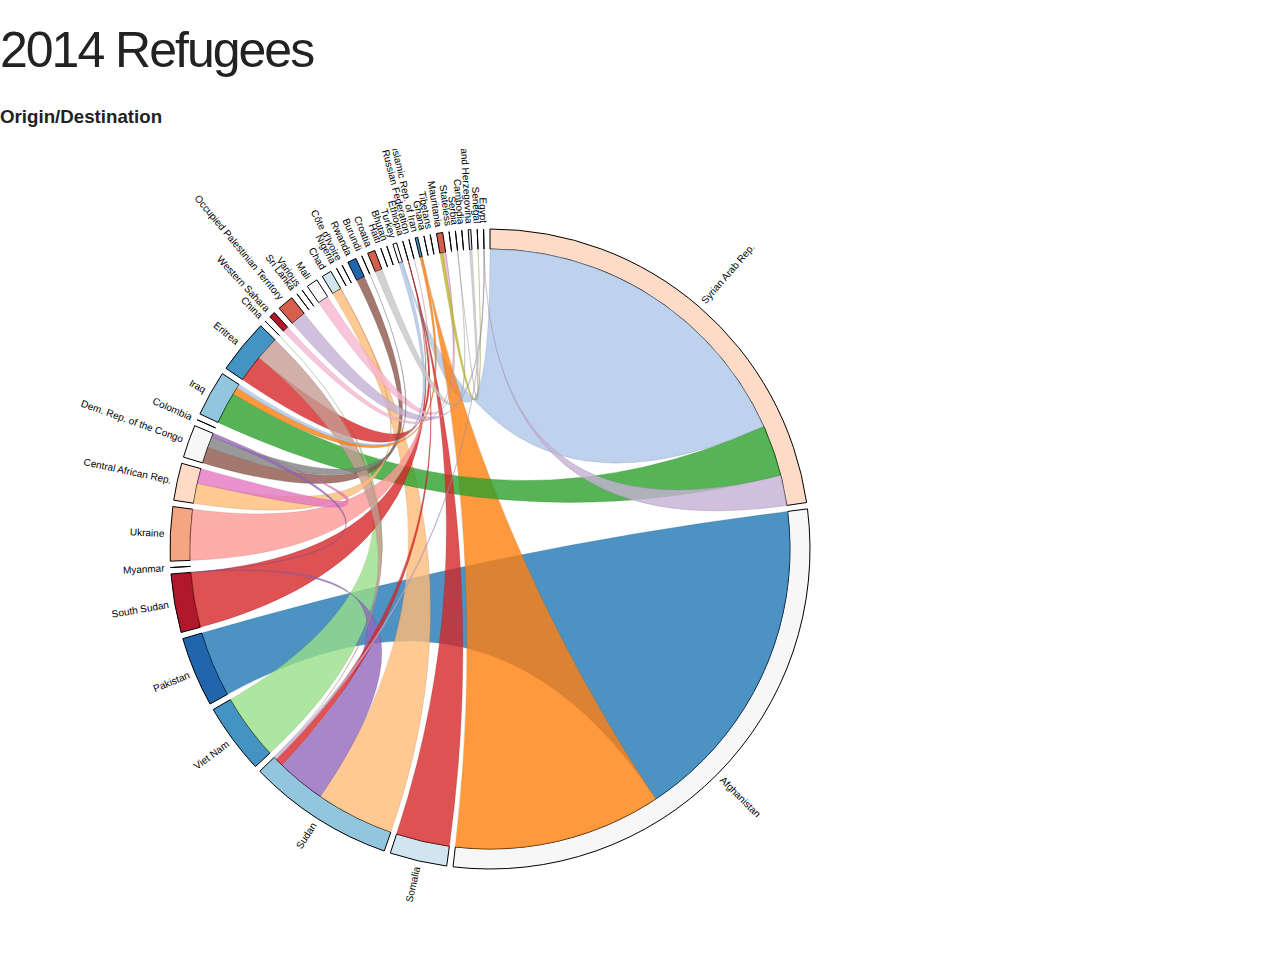
<file: dataviz5/index.html>
<!DOCTYPE html>
<!--[if lt IE 7]>      <html class="no-js lt-ie9 lt-ie8 lt-ie7"> <![endif]-->
<!--[if IE 7]>         <html class="no-js lt-ie9 lt-ie8"> <![endif]-->
<!--[if IE 8]>         <html class="no-js lt-ie9"> <![endif]-->
<!--[if gt IE 8]><!--> <html class="no-js"> <!--<![endif]-->
<head>
    <meta charset="utf-8">
    <meta http-equiv="X-UA-Compatible" content="IE=edge">
    <title>2014 Refugees</title>
    <meta name="description" content="Hospital Readmission Cord Diagram">
    <meta name="viewport" content="width=device-width, initial-scale=1">

    <link rel="stylesheet" href="normalize.css">
    <link rel="stylesheet" href="main.css">
    <link type="text/css" rel="stylesheet" href="colorbrewer.css"/>
    <link rel="shortcut icon" href="favicon.ico">

    <script src="modernizr-2.6.2.min.js"></script>
    <script src="colorbrewer.js"></script> 
    <script src="d3.v3.min.js"></script>
    <script src="queue.v1.min.js"></script>
    <script src="jquery-2.1.1.min.js"></script>
    <script src="underscore-min.js"></script>
    <script src="ChordMapper.js"></script>
    <script src="main.js"></script> 

</head>
<body>
    <!--[if lt IE 7]>
    <p class="browsehappy">You are using an <strong>outdated</strong> browser. Please <a href="http://browsehappy.com/">upgrade your browser</a> to improve your experience.</p>
    <![endif]-->

    <div id="tooltip"> </div>

    <div id ="chord"> 
        <h1>2014 Refugees</h1>
        <h3>Origin/Destination</h3>
    </div>


</body>
</html>
</file>
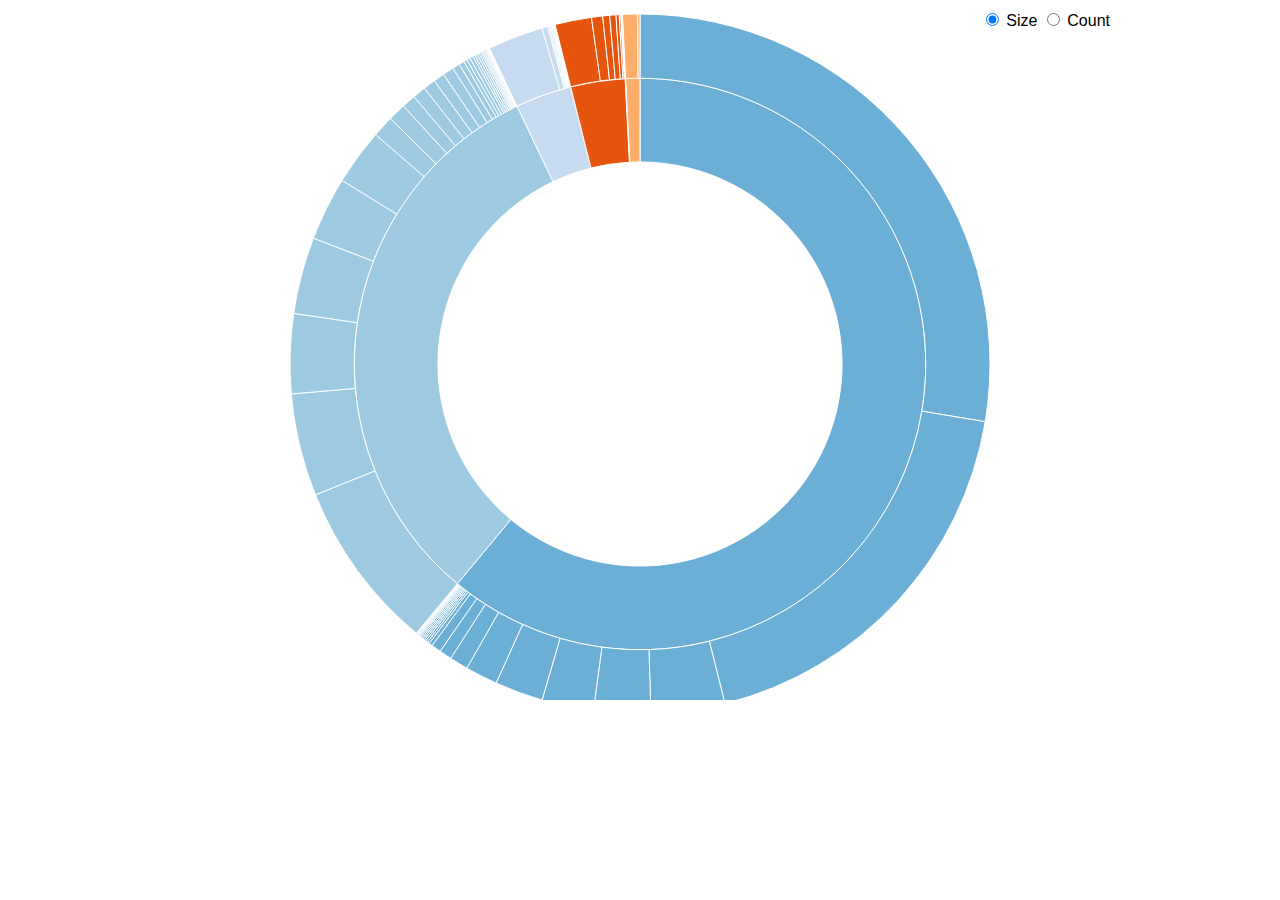
<file: dataviz6/index.html>
<!DOCTYPE html>
<meta charset="utf-8">
<style>

body {
  font-family: "Helvetica Neue", Helvetica, Arial, sans-serif;
  margin: auto;
  position: relative;
  width: 960px;
}

form {
  position: absolute;
  right: 10px;
  top: 10px;
}

</style>
<form>
  <label><input type="radio" name="mode" value="size" checked> Size</label>
  <label><input type="radio" name="mode" value="count" > Count</label>
</form>
<script src="d3.v3.min.js"></script>
<script>

var width = 960,
    height = 700,
    radius = Math.min(width, height) / 2,
    color = d3.scale.category20c();

var svg = d3.select("body").append("svg")
    .attr("width", width)
    .attr("height", height)
  .append("g")
    .attr("transform", "translate(" + width / 2 + "," + height * .52 + ")");

var partition = d3.layout.partition()
    .sort(null)
    .size([2 * Math.PI, radius * radius])
    .value(function(d) { return d.size; });

var arc = d3.svg.arc()
    .startAngle(function(d) { return d.x; })
    .endAngle(function(d) { return d.x + d.dx; })
    .innerRadius(function(d) { return Math.sqrt(d.y); })
    .outerRadius(function(d) { return Math.sqrt(d.y + d.dy); });

d3.json("flare2.json", function(error, root) {
  var path = svg.datum(root).selectAll("path")
      .data(partition.nodes)
    .enter().append("path")
      .attr("display", function(d) { return d.depth ? null : "none"; }) // hide inner ring
      .attr("d", arc)
      .style("stroke", "#fff")
      .style("fill", function(d) { return color((d.children ? d : d.parent).name); })
      .style("fill-rule", "evenodd")
      .append("text")
        .style("font-size", "10px")
        .attr("x", function(d) { return d[1]; })
        .attr("text-anchor", "middle")
        .attr("dx", "6") // margin
    .attr("dy", ".35em") // vertical-align
    .text(function(d){return "text"})
    .attr("pointer-events","none")
      .each(stash);

  d3.selectAll("input").on("change", function change() {
    var value = this.value === "count"
        ? function() { return 1; }
        : function(d) { return d.size; };

    path
        .data(partition.value(value).nodes)
      .transition()
        .duration(1500)
        .attrTween("d", arcTween)
        ;
  });


});

// Stash the old values for transition.
function stash(d) {
  d.x0 = d.x;
  d.dx0 = d.dx;
}

// Interpolate the arcs in data space.
function arcTween(a) {
  var i = d3.interpolate({x: a.x0, dx: a.dx0}, a);
  return function(t) {
    var b = i(t);
    a.x0 = b.x;
    a.dx0 = b.dx;
    return arc(b);
  };
}

d3.select(self.frameElement).style("height", height + "px");

</script>
</file>
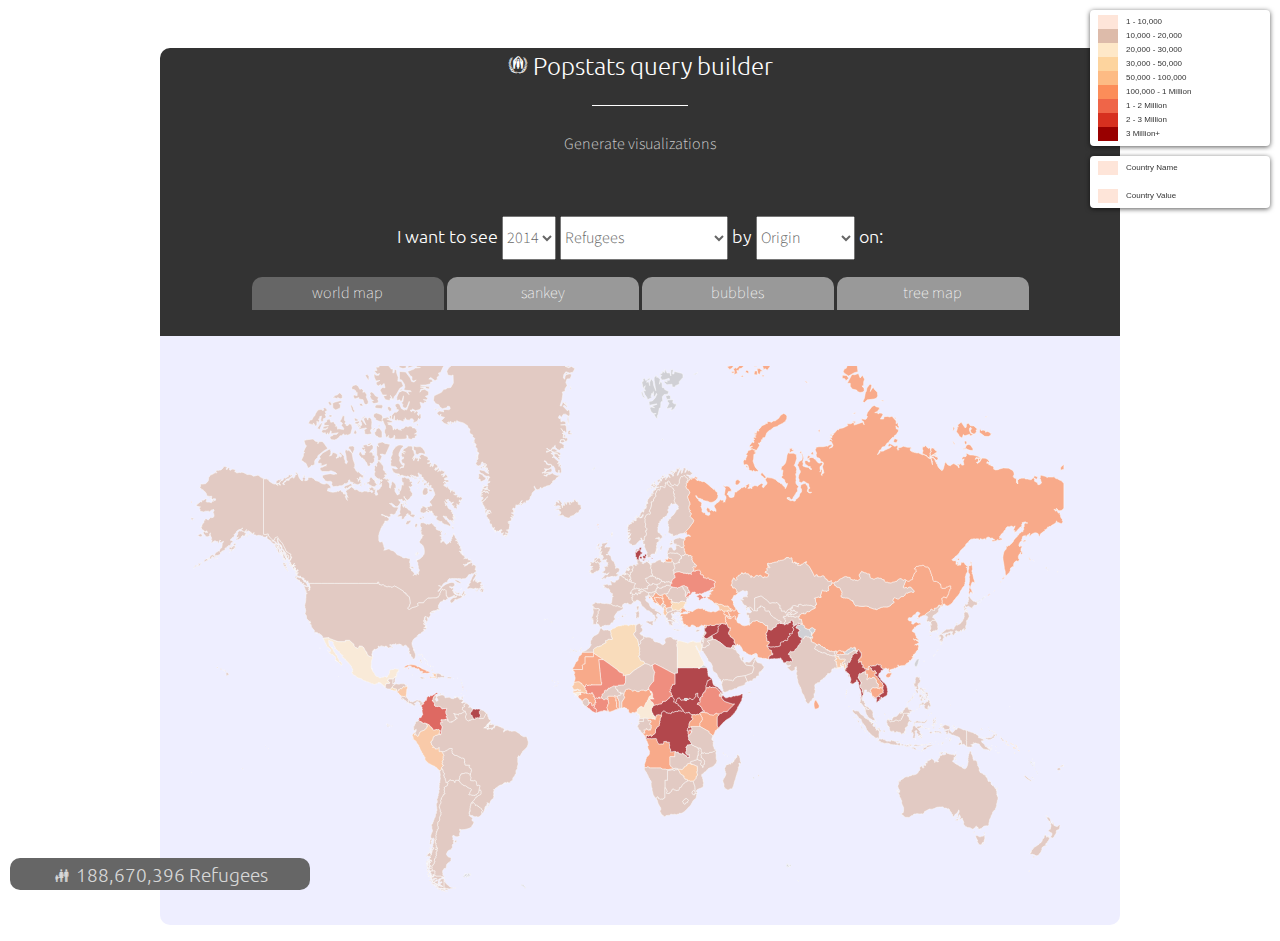
<file: dataviz9/index.html>
<!DOCTYPE HTML>
<!-- Laurent Pitoiset 2015 -->
<html>
<head>
	<title>Dataviz Labs</title>
	<meta http-equiv="content-type" content="text/html; charset=utf-8" />
	<meta name="description" content="unhcr population statistics data visualizations on refugees, asylum-seekers and internally displaced persons" />
	<meta name="keywords" content="refugees, population statistics, unhcr, asylum-seekers, idp, internally displaced persons" />
	<!--[if lte IE 8]><script src="css/ie/html5shiv.js"></script><![endif]-->
	<!-- application settings -->
	<script type="text/javascript">
		var debug=true;
		var sankey_go=false;
		var total_refugees=0;
		var poc_value = 0;
		var poc_type = ["Refugees","Asylum-seekers","IDPs"];
		var filename_param1 = ["ref","asy","idp"];
		var filename_param2 = ["origin","destination"];
		var query_type =0;
		var query_poc = 0;
		var query_year = 0;
		var country_data = {};
		function cl(what){
			if (debug) {console.log(what)};
		}
	</script>
	<!-- js libraries -->
	<script src="js/jquery.min.js"></script>
	<script src="js/jquery.scrolly.min.js"></script>
	<script src="js/skel.min.js"></script>
	<script src="js/init.js"></script>
	<!-- d3 libraries -->
	<script src="js/d3.min.js"></script>
	<!-- <script src="js/topojson.v1.min.js"></script> -->
	<script src="js/topojson.js"></script>
	<script src="js/sankey.js"></script>
	
<!-- 

-->
<!-- <script src="js/sankey.js"></script> -->
<!-- application scripts -->
<script src="js/app_worldmap.js"></script>
<script src="js/app_sankey.js"></script>
<!-- fonts -->
<link rel="stylesheet" href="fonts/humanitarian-webfont.css" />
<link href='http://fonts.googleapis.com/css?family=Ubuntu' rel='stylesheet' type='text/css'>
<!-- css -->
<link rel="stylesheet" href="css/skel.css" />
<link rel="stylesheet" href="css/style.css" />
<link rel="stylesheet" href="css/style-small.css" />
<link rel="stylesheet" href="css/humanitarian-icons.css" />
<!--[if lte IE 9]><link rel="stylesheet" href="css/ie/v9.css" /><![endif]-->
<!--[if lte IE 8]><link rel="stylesheet" href="css/ie/v8.css" /><![endif]-->
</head>
<body>

	<!-- navigation -->
	<nav>
	</nav>
	<!-- query builder -->
	<section id="one" class="main style2 special">
		<div class="container">
			<div class="querybuilder">
				<header class="major">
					<h2><i class="icon-unhcr-office"></i>&nbsp;Popstats query builder</h2>
				</header>
				<p>Generate visualizations</p>
				<br>
				<div class="query_params">
					<h3>
						I want to see 

						<select name="form_year" id="query_year">
							<option value="2014" selected="">2014</option>
							<option value="2013">2013</option>
							<option value="2012">2012</option>
						</select>
						<select name="form_poc" id="query_poc">
							<option value="0" selected="">Refugees</option>
							<option value="1">Asylum-seekers</option>
							<option value="2">all Persons of Concern</option>
						</select>
						by				
						<select name="form_type" id="query_type">
							<option value="0" selected="">Origin</option>
							<option value="1">Destination</option>
						</select>
						on:
					</h3>
				</div>
				<div class="tab-panels">
					<ul class="tabs">
						<li rel="panel1" class="active">world map</li>
						<li rel="panel2">sankey</li>
						<li rel="panel3">bubbles</li>
						<li rel="panel4">tree map</li>
					</ul>
				</div>


				<br />
			</div>
			<div class="allpanels">
				<div class="map_score" id="map_score">0 Refugees</div>
				<div id="panel1" class="panel active">
					<div class="map_legend">
					    <div class="map_legend_block">
					    	<i style="background:#fee5d9"></i>1 - 10,000
					        <br><i style="background:#ddbbaa"></i>10,000 - 20,000
					        <br><i style="background:rgb(254,232,200)"></i>20,000 - 30,000
					        <br><i style="background:rgb(253,212,158)"></i>30,000 - 50,000
					        <br><i style="background:rgb(253,187,132)"></i>50,000 - 100,000
					        <br><i style="background:rgb(252,141,89)"></i>100,000 - 1 million
					        <br><i style="background:rgb(239,101,72)"></i>1 - 2 million
					        <br><i style="background:rgb(215,48,31)"></i>2 - 3 million
					        <br><i style="background:rgb(153,0,0)"></i>3 million+
					    </div>
					    <div class="map_legend_block">
					    	<i style="background:#fee5d9"></i><div id="label_country">country name</div>
					    	<br><i style="background:#fee5d9"></i><div id="label_value">country value</div>
					    </div>
    <div class="control export">
        <h5>Data for 2014</h5><span>Download: </span><a href="#">CSV</a>
        </div>
</div>

					<div class="dataviz world_map" id="map" ></div>
				</div>
				<div id="panel2" class="panel">
					<div id="sankey_chart" class="dataviz sankey"></div>
				</div>
				<div id="panel3" class="panel">
					content3<br/>
					content3<br/>
					content3<br/>
					content3<br/>
					content3<br/>
				</div>
				<div id="panel4" class="panel">
					<!-- https://www.mapbox.com/mapbox.js/example/v1.0.0/omnivore-topojson/ -->

				</div>
			</div>

		</div>

	</div>
</section>

<!-- application js -->
<script type="text/javascript">
	$(function() {
				// launch application
				function displayApplication(panelId){
					switch (panelId){
						case "panel1":
							app_worldmap();
							displayColors();
						break;
						case "panel2":
							app_sankey();
						break;
						default:
							cl("panel display: "+panelId+" / nothing implemented");
						break
					}

				}
			// change panel
			$('.tab-panels .tabs li').on('click', function() {
				var $panel = $(this).closest('.tab-panels');
				$panel.find('.tabs li.active').removeClass('active');
				$(this).addClass('active');

		        //figure out which panel to show
		        var panelToShow = $(this).attr('rel');
		        cl("panel to show: "+panelToShow);

		        //hide current panel
		        cl("panel to hide: " +$("div.allpanels").find(' .panel.active').attr('id'));
		        $("div.allpanels").find('.panel.active').find('.dataviz').html("");
		        $("div.allpanels").find('.panel.active').slideUp(300, showNextPanel);

		        //show next panel
		        function showNextPanel() {
		        	$(this).removeClass('active');
		        	$('#'+panelToShow).slideDown(300, function() {
		        		$(this).addClass('active');
		        	});
		        	displayApplication(panelToShow);
		        }
		    });
			// change year
			$("#query_year").on('change', function(){
				cl("new year selected: "+ $(this).val());
		        $("div.allpanels").find('.panel.active').find('.dataviz').html("");
				app_worldmap();
				displayColors();
			});
			// change poc type
			$("#query_poc").on('change', function(){
				cl("new poc type selected: "+ $(this).val());
		        $("div.allpanels").find('.panel.active').find('.dataviz').html("");
				app_worldmap();
				displayColors();

			});
			// change origin / dest
			$("#query_type").on('change', function(){
				cl("new origin / dest selected: "+ $(this).val());
		        $("div.allpanels").find('.panel.active').find('.dataviz').html("");
				app_worldmap();
				displayColors();

			});

			app_worldmap();
			displayColors();

		});

(function(i,s,o,g,r,a,m){i['GoogleAnalyticsObject']=r;i[r]=i[r]||function(){
	(i[r].q=i[r].q||[]).push(arguments)},i[r].l=1*new Date();a=s.createElement(o),
	m=s.getElementsByTagName(o)[0];a.async=1;a.src=g;m.parentNode.insertBefore(a,m)
})(window,document,'script','//www.google-analytics.com/analytics.js','ga');

ga('create', 'UA-56765429-2', 'auto');
ga('send', 'pageview');

</script>
</body>
</html>
</file>
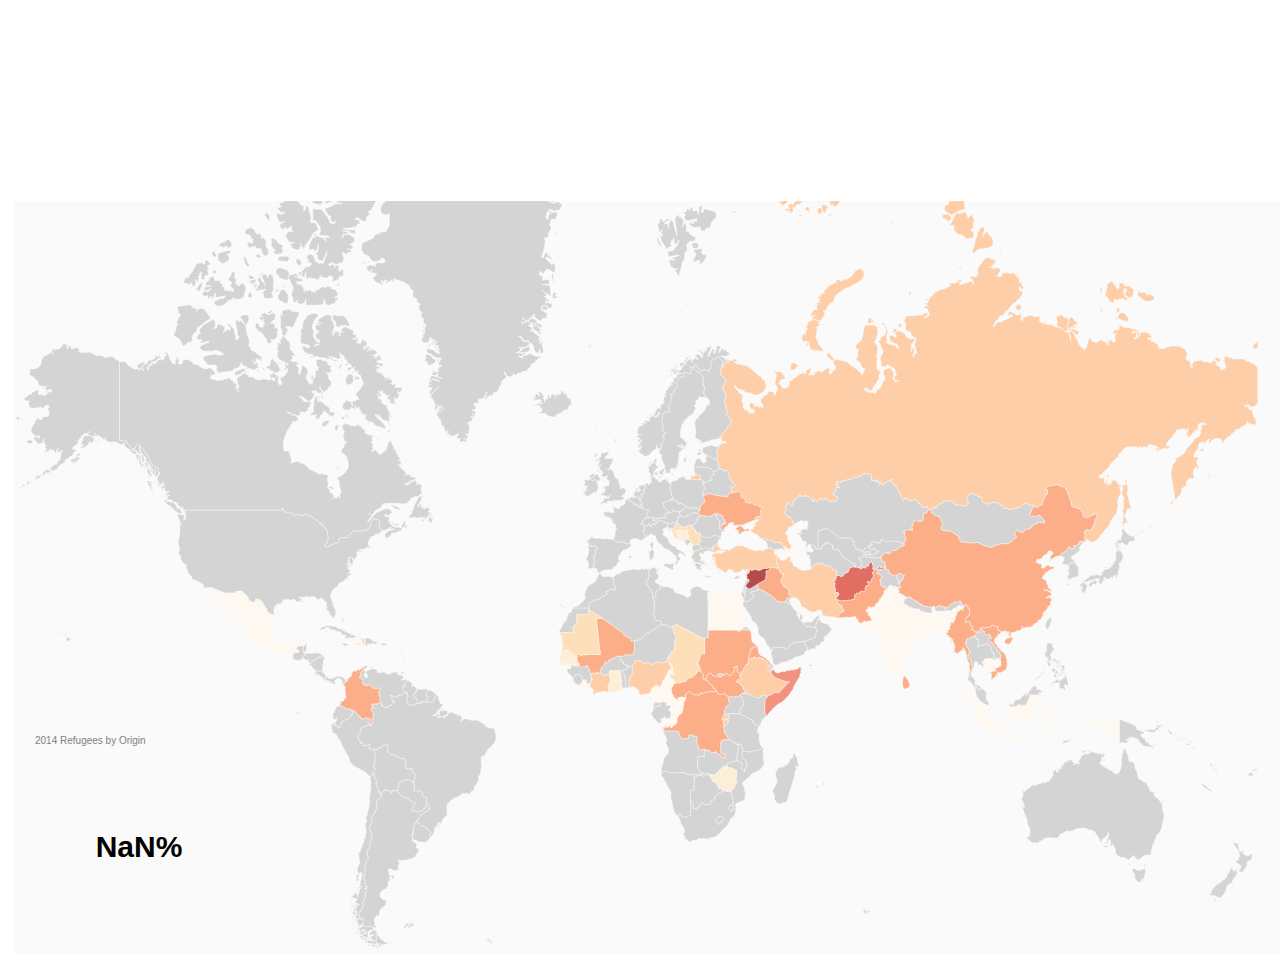
<file: dataviz4/index2.html>
<!DOCTYPE html>
<html lang="en">
    <head>
    <meta charset="utf-8">
    <!-- <meta name="viewport" content="width=device-width, initial-scale=1.0"> -->
    <meta name="description" content="">
    <meta name="author" content="">
    <link rel="stylesheet" href="bootstrap.css" media="screen"/>
    
    <style media="screen, print">#tab1{font-size:90%}#fp_box{width:200px;position:absolute;right:20px;top:20px}#fp_box_button{position:absolute;right:20px;top:170px;width:200px}.pf_table_main_col_small{width:200px}.pf_table_main_col_medium{width:400px}.pf_table_main_col_large{width:700px}.pf_table_origin_col{width:200px}.pf_table_origin_col_large{width:300px}.pf_table_num_col{width:90px}.pf_table_total{font-weight:bold}.pf_table_total_large{font-size:120%;font-weight:bold}.pf_delete_row{}.header_help{color:#428bca;border-bottom:1px dashed #428bca;cursor:pointer}.modal-content{padding:20px 40px 40px 40px}.modal-title{margin-bottom:20px}.close{position:relative;right:-25px;top:-10px}</style>
    <script src="jquery-1.10.2.min.js"></script>

    <title>dataviz4</title>
</head>
<body>

    
    <div class="container body" style="position: relative;">
        
        
        <!--[if IE]>
                <div style="margin-top: 20px; background-color: #ffe38c" class="well"><i class="fa fa-exclamation-triangle"></i> <b>Warning!</b> - a compatible browser such as Mozilla Firefox or Google Chrome is <b>required</b> to use the PSR application. </div>
        <![endif]-->

            
<script src="d3.min.js"></script>
<script src="topojson.v1.min.js"></script>


    <div class="" id="map">

    <div class="" id="pie">
    <div class="" id="total_refugees">
    <div class="maptitle">2014 Refugees by Origin</div>


    
    </div>

<script>


var m_width=$("#map").width(),width=$("#map").width(),height=width/1.7;
$('#map').height(width/1.7);
var svg=d3.select("#map")
    .append("svg")
    .attr("preserveAspectRatio","xMidYMid")
    .attr("viewBox","0 0 "+width+" "+height)
    .attr("width",m_width)
    .attr("height",m_width*height/width);
var scale=width/6.3;
var projection=d3.geo.mercator()
    .scale(scale)
    .center([10,35])
    .translate([((width)/2),height/2]);
var path=d3.geo.path().projection(projection);
var g=svg.append("g");
d3.json("world2.json?v2.3",function(error,data){
    var mapdata=topojson.feature(data,data.objects.un_world);
    g.append("g")
        .attr("id","countries")
        .selectAll("path")
        .data(mapdata.features)
        .enter()
        .append("path")
        .attr("id",function(d){return d.id;})
        .attr('class','country')
        .attr('fill',function(d){return'#c3c3c3';})
        .attr('fill-opacity',0.7)
        .attr('stroke','#FAFAFA')
        .attr('stroke-width',0.5)
        .attr("d",path)
        .on("mouseover",function(){})
        .on("mouseout",function(){})
var piedata=[0,0];
var total_refugees=0;
d3.json("json_status.json"+'?'+Math.random(),function(error,data){$(data)
        .each(function(){
            if(this.iso!=''){
                var selection=d3.select('#'+this.iso);
                if(this.CoO=='0'){
                    selection.attr('fill','#c3c3c3');total_refugees+=this.CoO;
                }
                if(this.CoO>0){
                    selection.attr('fill','rgb(255,247,236)');total_refugees+=this.CoO;
                }
                if(this.CoO>20000){
                    selection.attr('fill','rgb(254,232,200)');total_refugees+=this.CoO;
                }
                if(this.CoO>30000){
                    selection.attr('fill','rgb(253,212,158)');total_refugees+=this.CoO;
                }
                if(this.CoO>50000){
                    selection.attr('fill','rgb(253,187,132)');total_refugees+=this.CoO;
                }
                if(this.CoO>100000){
                    selection.attr('fill','rgb(252,141,89)');total_refugees+=this.CoO;
                }
                if(this.CoO>1000000){
                    selection.attr('fill','rgb(239,101,72)');total_refugees+=this.CoO;
                }
                if(this.CoO>2000000){
                    selection.attr('fill','rgb(215,48,31)');total_refugees+=this.CoO;
                }
                if(this.CoO>3000000){
                    selection.attr('fill','rgb(153,0,0)');total_refugees+=this.CoO;
                }
                /*
                if(this.status=='submitted'){
                    selection.attr('fill','#111111');piedata[0]=piedata[0]+1;
                }
                else{selection.attr('fill','#618784');piedata[1]=piedata[1]+1;
                */
            
            }
            });
        var radius=Math.min(($('#pie').width()/2),($('#pie').height()/2));
        var arc=d3.svg.arc().outerRadius(radius-10).innerRadius(radius-50);
        var pie=d3.layout.pie().sort(null).value(function(d){return d;});
        var chartsvg=d3.select("#pie")
            .append("svg")
            .attr("width",'100%')
            .attr("height",'100%')
            .append("g")
            .attr("transform","translate("+($('#pie').width()/2)+","+($('#pie').height()/2)+")");
        var g=chartsvg
            .selectAll(".arc")
            .data(pie(piedata))
            .enter()
            .append("g")
            .attr("class","arc");
        g.append("path")
            .attr("d",arc)
            .attr('fill-opacity',0.7)
            .style("fill",function(d,i){if(i!=0){return'#618784';}else{return'#00937F';};});
        chartsvg.append("text")
        .attr("transform","translate(4, 9)")
        .style('font-size','30px')
        .style('font-weight','bold')
        .style("text-anchor","middle")
        .style('padding-top','10px')
        .text(function(d){var percent=(piedata[0]/(piedata[0]+piedata[1]))*100;return Math.round(percent)+'%'});});
});
</script>

        <div class="clearfix"></div>
    </div>

    
    </body>
</html>
</file>
<file: css/style-xlarge.css>
/*
	Photon by HTML5 UP
	html5up.net | @n33co
	Free for personal and commercial use under the CCA 3.0 license (html5up.net/license)
*/

/* Basic */

	body, input, select, textarea {
		font-size: 14pt;
	}

/* Header */

	#header {
		padding: 6em 0 6em 0;
	}
</file>
<file: css/ie/v9.css>
/*
	Photon by HTML5 UP
	html5up.net | @n33co
	Free for personal and commercial use under the CCA 3.0 license (html5up.net/license)
*/

/* Header */

	#header {
		background-image: none;
		filter: progid:DXImageTransform.Microsoft.Gradient(startColorStr="#4fa49a", endColorStr="#4361c2", GradientType=1);
		position: relative;
	}

		#header:before {
			background-image: url("../images/overlay2.png"), url("../images/overlay3.svg");
			background-position: top left,							center center;
			background-size: auto,								cover;
			content: '';
			height: 100%;
			left: 0;
			position: absolute;
			top: 0;
			width: 100%;
		}

		#header > * {
			position: relative;
			z-index: 1;
		}

/* Footer */

	#footer {
		background-image: none;
		filter: progid:DXImageTransform.Microsoft.Gradient(startColorStr="#4361c2", endColorStr="#4fa49a", GradientType=1);
		position: relative;
	}

		#footer:before {
			background-image: url("../images/overlay2.png"), url("../images/overlay4.svg");
			background-position: top left,							center center;
			background-size: auto,								cover;
			content: '';
			height: 100%;
			left: 0;
			position: absolute;
			top: 0;
			width: 100%;
		}

		#footer > * {
			position: relative;
			z-index: 1;
		}
</file>
<file: css/ie/v8.css>
/*
	Photon by HTML5 UP
	html5up.net | @n33co
	Free for personal and commercial use under the CCA 3.0 license (html5up.net/license)
*/

/* Basic */

	hr {
		border-bottom: solid 1px #ccc;
	}

	blockquote {
		border-left: solid 4px #ccc;
	}

	code {
		border: solid 1px #ccc;
	}

/* Section/Article */

	header.major:after {
		background: #ccc;
	}

/* Form */

	input[type="text"],
	input[type="password"],
	input[type="email"],
	select,
	textarea {
		-ms-behavior: url("css/ie/PIE.htc");
		border: solid 1px #ccc;
		position: relative;
	}

/* List */

	ul.alt li {
		border-top: solid 1px #ccc;
	}

	ul.major-icons li .icon {
		-ms-behavior: url("css/ie/PIE.htc");
		border: solid 1px #ccc;
		position: relative;
	}

/* Table */

	table thead {
		border-bottom: solid 1px #ccc;
	}

	table tfoot {
		border-top: solid 1px #ccc;
	}

	table.alt tbody tr td {
		border: solid 1px #ccc;
		border-left-width: 0;
		border-top-width: 0;
	}

/* Button */

	input[type="submit"],
	input[type="reset"],
	input[type="button"],
	button,
	.button {
		-ms-behavior: url("css/ie/PIE.htc");
		border: solid 1px #ccc;
		position: relative;
	}

/* Image */

	.image {
		-ms-behavior: url("css/ie/PIE.htc");
	}

		.image img {
			-ms-behavior: url("css/ie/PIE.htc");
			position: relative;
		}

/* Main */

	.main.style2 {
		background-color: #333;
		color: #ffffff;
		-ms-behavior: url("css/ie/backgroundsize.min.htc");
		background-image: url("../../images/header.jpg");
		background-size: cover;
		position: relative;
	}

		.main.style2 a {
			border-bottom-color: #ffffff;
		}

			.main.style2 a:hover {
				color: #ffffff;
			}

		.main.style2 h1, .main.style2 h2, .main.style2 h3, .main.style2 h4, .main.style2 h5, .main.style2 h6, .main.style2 strong, .main.style2 b {
			color: #ffffff;
		}

		.main.style2 header p {
			color: #ffffff;
		}

		.main.style2 header.major:after {
			background: #ffffff;
		}

		.main.style2 input[type="submit"],
		.main.style2 input[type="reset"],
		.main.style2 input[type="button"],
		.main.style2 button,
		.main.style2 .button {
			border: solid 1px #ffffff !important;
			color: #ffffff !important;
		}

			.main.style2 input[type="submit"]:hover,
			.main.style2 input[type="reset"]:hover,
			.main.style2 input[type="button"]:hover,
			.main.style2 button:hover,
			.main.style2 .button:hover {
				background-color: transparent;
			}

			.main.style2 input[type="submit"]:active,
			.main.style2 input[type="reset"]:active,
			.main.style2 input[type="button"]:active,
			.main.style2 button:active,
			.main.style2 .button:active {
				background-color: transparent;
			}

			.main.style2 input[type="submit"].special,
			.main.style2 input[type="reset"].special,
			.main.style2 input[type="button"].special,
			.main.style2 button.special,
			.main.style2 .button.special {
				background-color: #ffffff;
				border: solid 1px #ffffff !important;
				color: #333 !important;
			}

				.main.style2 input[type="submit"].special:hover,
				.main.style2 input[type="reset"].special:hover,
				.main.style2 input[type="button"].special:hover,
				.main.style2 button.special:hover,
				.main.style2 .button.special:hover {
					background-color: transparent !important;
					color: #ffffff !important;
				}

				.main.style2 input[type="submit"].special:active,
				.main.style2 input[type="reset"].special:active,
				.main.style2 input[type="button"].special:active,
				.main.style2 button.special:active,
				.main.style2 .button.special:active {
					background-color: transparent !important;
				}

		.main.style2 ul.major-icons li .icon {
			border-color: #ffffff;
		}

		.main.style2 .icon.major {
			color: #ffffff;
		}

		.main.style2:before {
			background-image: url("../images/overlay1.png");
			content: '';
			height: 100%;
			left: 0;
			position: absolute;
			top: 0;
			width: 100%;
		}

		.main.style2 > * {
			position: relative;
			z-index: 1;
		}

/* Header */

	#header {
		background-color: #4686a0;
		color: #ffffff;
	}

		#header a {
			border-bottom-color: #ffffff;
		}

			#header a:hover {
				color: #ffffff;
			}

		#header h1, #header h2, #header h3, #header h4, #header h5, #header h6, #header strong, #header b {
			color: #ffffff;
		}

		#header header p {
			color: #ffffff;
		}

		#header header.major:after {
			background: #ffffff;
		}

		#header input[type="submit"],
		#header input[type="reset"],
		#header input[type="button"],
		#header button,
		#header .button {
			border: solid 1px #ffffff !important;
			color: #ffffff !important;
		}

			#header input[type="submit"]:hover,
			#header input[type="reset"]:hover,
			#header input[type="button"]:hover,
			#header button:hover,
			#header .button:hover {
				background-color: transparent;
			}

			#header input[type="submit"]:active,
			#header input[type="reset"]:active,
			#header input[type="button"]:active,
			#header button:active,
			#header .button:active {
				background-color: transparent;
			}

			#header input[type="submit"].special,
			#header input[type="reset"].special,
			#header input[type="button"].special,
			#header button.special,
			#header .button.special {
				background-color: #ffffff;
				border: solid 1px #ffffff !important;
				color: #4686a0 !important;
			}

				#header input[type="submit"].special:hover,
				#header input[type="reset"].special:hover,
				#header input[type="button"].special:hover,
				#header button.special:hover,
				#header .button.special:hover {
					background-color: transparent !important;
					color: #ffffff !important;
				}

				#header input[type="submit"].special:active,
				#header input[type="reset"].special:active,
				#header input[type="button"].special:active,
				#header button.special:active,
				#header .button.special:active {
					background-color: transparent !important;
				}

		#header ul.major-icons li .icon {
			border-color: #ffffff;
		}

		#header .icon.major {
			color: #ffffff;
		}

/* Footer */

	#footer {
		background-color: #4686a0;
		color: #ffffff;
	}

		#footer a {
			border-bottom-color: #ffffff;
		}

			#footer a:hover {
				color: #ffffff;
			}

		#footer h1, #footer h2, #footer h3, #footer h4, #footer h5, #footer h6, #footer strong, #footer b {
			color: #ffffff;
		}

		#footer header p {
			color: #ffffff;
		}

		#footer header.major:after {
			background: #ffffff;
		}

		#footer input[type="submit"],
		#footer input[type="reset"],
		#footer input[type="button"],
		#footer button,
		#footer .button {
			border: solid 1px #ffffff !important;
			color: #ffffff !important;
		}

			#footer input[type="submit"]:hover,
			#footer input[type="reset"]:hover,
			#footer input[type="button"]:hover,
			#footer button:hover,
			#footer .button:hover {
				background-color: transparent;
			}

			#footer input[type="submit"]:active,
			#footer input[type="reset"]:active,
			#footer input[type="button"]:active,
			#footer button:active,
			#footer .button:active {
				background-color: transparent;
			}

			#footer input[type="submit"].special,
			#footer input[type="reset"].special,
			#footer input[type="button"].special,
			#footer button.special,
			#footer .button.special {
				background-color: #ffffff;
				border: solid 1px #ffffff !important;
				color: #4686a0 !important;
			}

				#footer input[type="submit"].special:hover,
				#footer input[type="reset"].special:hover,
				#footer input[type="button"].special:hover,
				#footer button.special:hover,
				#footer .button.special:hover {
					background-color: transparent !important;
					color: #ffffff !important;
				}

				#footer input[type="submit"].special:active,
				#footer input[type="reset"].special:active,
				#footer input[type="button"].special:active,
				#footer button.special:active,
				#footer .button.special:active {
					background-color: transparent !important;
				}

		#footer ul.major-icons li .icon {
			border-color: #ffffff;
		}

		#footer .icon.major {
			color: #ffffff;
		}
</file>
<file: dataviz0/css/style.css>
@charset "utf-8";

@font-face {
  font-family: 'humanitarian_icons';
  src:url('fonts/humanitarian_icons.eot');
  src:url('fonts/humanitarian_icons.eot?#iefix') format('embedded-opentype'),
      url('fonts/humanitarian_icons.ttf') format('truetype'),
      url('fonts/humanitarian_icons.woff') format('woff'),
      url('fonts/humanitarian_icons.svg#icomoon') format('svg');
  font-weight: normal;
  font-style: normal;
}

[class*="icon-"] {
  font-family: 'humanitarian_icons';
  speak: none;
  font-style: normal;
  font-weight: normal;
  font-variant: normal;
  text-transform: none;
  line-height: 1;

  /* Better Font Rendering =========== */
  -webkit-font-smoothing: antialiased;
  -moz-osx-font-smoothing: grayscale;
}

body {
  margin: 0;
  padding: 0;
  font-family: 'Helvetica Neue', Helvetica, Arial, sans-serif;
  font-size: 14px;
}

i {
  font-style: normal;
}

.icon-reports:before {
  content:  "\e61a";
}
.icon-jobs:before {
  content: "\e60a";
}
.icon-training:before {
  content: "\e607";
}
.icon-disasters:before {
  content: "\e62f";
}

#content {
  width: 960px;
  margin: auto;
  position: relative;
}

@media screen and (min-width: 960px) {
  #content {
    width: 100%;
  }
}

.section {
  position: relative;
  width: 100%;
  /*height: 100%;
  min-height: 600px;*/
}
h3.section-header {
  text-align: center;
  background: #000;
  height: 50px;
  line-height: 50px;
  vertical-align: middle;
  margin: 0;
  color: #fff;
  text-transform: uppercase;
}

/* Intro Section */
.section.intro {
  text-align: center;
  margin-bottom: 20px;
}
.section.intro .logo {
  margin-top: 40px;
}
.section.intro .logo,
.section.intro .description {
  width: 100%;
  height: 100%;
}
.section.intro .logo img {
  height: 146px;
}
.section.intro .description {
  font-size: 20px;
  margin: 40px 0;
}
.section.intro .group {
  display: inline-block;
  vertical-align: bottom;
  margin-right: 8px;
  margin-top: 8px;
}
.section.intro .group:last-child {
  margin-left: 0;
}
.section.intro .total {
  width: 232px;
  height: 40px;
  padding: 10px;
  line-height: 40px;
  font-size: 20px;
  vertical-align: middle;
  color: #fff;
  text-align: left;
  /*text-transform: capitalize;*/
}
.section.intro .total i {
  margin-right: 15px;
  margin-left: 5px;
  font-size: 24px;
}
.section.intro .total strong {
  margin-right: 15px;
  width: 80px;
  text-align: right;
  display: inline-block;
  font-size: 24px;
}
.section.intro .total.reports {
  background: #cb181d;
}
.section.intro .total.jobs {
  background: #2171b5;
}
.section.intro .total.training {
  background: #fd8d3c;
}
.section.intro .total.disasters {
  background: #6a51a3;
}
.section.intro .graph.reports {
  border: 1px solid #cb181d;
}
.section.intro .graph.jobs {
  border: 1px solid #2171b5;
}
.section.intro .graph.training {
  border: 1px solid #fd8d3c;
}
.section.intro .graph.disasters {
  border: 1px solid #6a51a3;
}
.section.intro .line {
  stroke-width: 3px;
}
.section.intro .disclaimer {
  font-size: 14px;
  margin: 40px 0;
  color: #666;
}
.section.intro .disclaimer a {
  text-decoration: underline;
  font-weight: bold;
  color: #666;
}

/* Map Section */
.section.map {
  background: #e9eef9;
  width: 100%;
  height: 1px;
  padding-top: 67%;
  position: relative;
}
.section.map > div {
  position: absolute;
  top: 0;
  left: 0;
  width: 100%;
}
.section.map .layer-map {
  height: 100%;
}
.section.map .country {
  stroke: none;
}
.section.map .boundaries {
  stroke: #333;
  fill: none;
  stroke-width: 0.2;
  vector-effect: non-scaling-stroke;
}
.section.map .boundaries.dashed {
  stroke-dasharray: 2,2;
}
.section.map .boundaries.dotted {
  stroke-dasharray: 1;
}

/* Details Sections */
.section.details .data-group {
  padding: 20px;
  border-bottom: 1px solid #ccc;
}
.section.details .data-group:last-child {
  border-bottom: none;
}
.section.details h3 {
  text-align: center;
  font-size: 22px;
}
.section.details .data-group > p {
  font-size: 14px;
  line-height: 20px;
  color: #666;
  margin-bottom: 50px;
}
.section.details .data-group > p a {
  font-size: inherit;
  color: inherit;
}
.section.details .export {
  margin-top: 25px;
  font-size: 12px;
  color: #666;
}
.section.details .export a {
  font-family: inherit;
  font-size: inherit;
  color: inherit;
  font-weight: bold;
}
.section.details h4 {
  text-transform: capitalize;
  font-size: 16px;
}
.section.details h4 em {
  text-transform: lowercase;
  font-size: 12px;
}
.section.details .group {
  position: relative;
  text-align: center;
}
.section.details .group.circle {
}
.section.details .group.chart {
}
.section.details text.category {
  text-anchor: end;
  font-size: 11px;
  font-weight: bold;
  cursor: default;
}
.section.details .chart text.number {
  font: 10px sans-serif;
  text-anchor: start;
  fill: #555;
}
.section.details .axis text {
  font: 10px sans-serif;
  fill: #999;
}
.section.details .axis path,
.section.details .axis line {
  fill: none;
  stroke: #999;
  shape-rendering: crispEdges;
}
.section.details .slider-container {
  margin-left: 170px;
}
.section.details .slider-axis {
  font: 10px sans-serif;
  -webkit-user-select: none;
  -moz-user-select: none;
  user-select: none;
}
.section.details .slider-axis .domain {
  fill: none;
  stroke: #000;
  stroke-opacity: .3;
  stroke-width: 10px;
  stroke-linecap: round;
}
.section.details .slider-axis .halo {
  fill: none;
  stroke: #ddd;
  stroke-width: 8px;
  stroke-linecap: round;
}
.section.details .slider .handle {
  fill: #fff;
  stroke: #000;
  stroke-opacity: .5;
  stroke-width: 1.25px;
  pointer-events: none;
}

.label {
  font-weight: normal;
}
.label .name {
  text-transform: capitalize;
  font-weight: bold;
}
.label i {
  font-size: 10px;
  margin: 0 2px 0 6px;
}

/**
 * Map layer.
 */
.layer-map: {
}

/**
 * Marker Layer.
 */
.layer-marker {
}

/**
 * Control layer.
 */
.layer-control {
  font: 13px Arial, Helvetica, sans-serif;
}
.layer-control > div {
  position: absolute;
  z-index: 1000;
  pointer-events: none;
}
.layer-control > div.top {
  top: 10px;
}
.layer-control > div.left {
  left: 10px;
}
.layer-control > div.right {
  right: 10px;
}
.layer-control > div.bottom {
  bottom: 10px;
}
.layer-control > div.left .control {
  float: left;
}
.layer-control > div.right .control {
  float: right;
}
.layer-control > div.top .control {
  margin-bottom: 10px;
}
.layer-control > div.bottom .control {
  margin-top: 10px;
}
.control {
  position: relative;
  z-index: 7;

  /*background: rgba(255,255,255,0.8);
  box-shadow: 0 0 15px rgba(0,0,0,0.2);*/
  background: white;
  box-shadow: 0 1px 5px rgba(0, 0, 0, 0.65);
  border-radius: 4px;

  pointer-events: auto;
  cursor: auto;

  clear: both;
}
.control.zoom a {
  font: bold 18px 'Lucida Console', Monaco, monospace;
  text-indent: 1px;
  text-decoration: none;
  text-align: center;
  color: black;

  display: block;
  width: 26px;
  height: 26px;
  line-height: 26px;

  cursor: pointer;
}
.control.zoom a:hover {
  background: #ccc;
}
.control.zoom a.zoom-in {
  border-top-left-radius: 4px;
  border-top-right-radius: 4px;
  border-bottom: 1px solid #ccc;
}
.control.zoom a.zoom-out {
  border-bottom-left-radius: 4px;
  border-bottom-right-radius: 4px;
}
.control.selector {
  padding: 5px;
  text-transform: capitalize;
  width: 100px;
}
.control.selector i {
  font-size: 12px;
  margin-left: 3px;
  margin-right: 5px;
  vertical-align: bottom;
}
.control.selector input,
.control.selector label {
  cursor: pointer;
}
.control.legend {
  padding: 5px;
  font-size: 12px;
  line-height: 14px;
  color: #555;
  width: 100px;
}
.control.legend i {
  width: 20px;
  height: 14px;
  float: left;
  margin-left: 3px;
  margin-right: 8px;
  opacity: 1.0;
}
.control.export {
  padding: 5px;
  font-size: 12px;
  line-height: 14px;
  color: #555;
  width: 100px;
}
.control.export h5 {
  font-family: inherit;
  margin: 0;
  margin-bottom: 5px;
  font-size: 12px;
}
.control.export a {
  font-family: inherit;
  font-size: inherit;
  color: inherit;
  font-weight: bold;
}

/**
 * Labels.
 */
.label {
  background: rgb(235, 235, 235);
  background: rgba(235, 235, 235, 0.81);
  background-clip: padding-box;
  border-color: #777;
  border-color: rgba(0,0,0,0.25);
  border-radius: 4px;
  border-style: solid;
  border-width: 4px;
  color: #111;
  display: block;
  font: 12px/20px "Helvetica Neue", Arial, Helvetica, sans-serif;
  font-weight: bold;
  padding: 1px 6px;
  position: absolute;
  -webkit-user-select: none;
     -moz-user-select: none;
      -ms-user-select: none;
          user-select: none;
  white-space: nowrap;
  z-index: 6;
}
.label.clickable {
  cursor: pointer;
}
.label:before,
.label:after {
  border-top: 6px solid transparent;
  border-bottom: 6px solid transparent;
  content: none;
  position: absolute;
  top: 5px;
}
.label:before {
  border-right: 6px solid black;
  border-right-color: inherit;
  left: -10px;
}
.label:after {
  border-left: 6px solid black;
  border-left-color: inherit;
  right: -10px;
}
.label.right:before,
.label.left:after {
  content: "";
}

.country {
  cursor: pointer;
}

.section.map .icon-reports {
  color: #cb181d;
}
.section.map .icon-jobs {
  color:  #2171b5;
}
.section.map .icon-training {
  color: #fd8d3c;
}
.section.map .icon-disasters {
  color: #6a51a3;
}

.axis {
  font-size: 10px;
}
.axis path,
.axis line {
  fill: none;
  stroke: #b6b6b6;
  shape-rendering: crispEdges;
}
.resource text {
  font-size: 10px;
  font-weight: bold;
  text-transform: capitalize;
}
.line {
  fill: none;
  stroke: steelblue;
  stroke-width: 1.5px;
}
.line.reports {
  stroke: #cb181d;
}
.line.jobs {
  stroke: #2171b5;
}
.line.training {
  stroke: #fd8d3c;
}
.line.disasters {
  stroke: #6a51a3;
}
g.category.active{
 cursor:pointer;
}
text.label{
  font-size: 11px;
  font-weight: bold;
  cursor: pointer;
}
text.value{
  font-size: 11px;
  font-weight: bold;
  cursor: pointer;
}
.tick text{
  fill: #999;
}
</file>
<file: dataviz0/css/ie/v9.css>
/*
	Photon by HTML5 UP
	html5up.net | @n33co
	Free for personal and commercial use under the CCA 3.0 license (html5up.net/license)
*/

/* Header */

	#header {
		background-image: none;
		filter: progid:DXImageTransform.Microsoft.Gradient(startColorStr="#4fa49a", endColorStr="#4361c2", GradientType=1);
		position: relative;
	}

		#header:before {
			background-image: url("../images/overlay2.png"), url("../images/overlay3.svg");
			background-position: top left,							center center;
			background-size: auto,								cover;
			content: '';
			height: 100%;
			left: 0;
			position: absolute;
			top: 0;
			width: 100%;
		}

		#header > * {
			position: relative;
			z-index: 1;
		}

/* Footer */

	#footer {
		background-image: none;
		filter: progid:DXImageTransform.Microsoft.Gradient(startColorStr="#4361c2", endColorStr="#4fa49a", GradientType=1);
		position: relative;
	}

		#footer:before {
			background-image: url("../images/overlay2.png"), url("../images/overlay4.svg");
			background-position: top left,							center center;
			background-size: auto,								cover;
			content: '';
			height: 100%;
			left: 0;
			position: absolute;
			top: 0;
			width: 100%;
		}

		#footer > * {
			position: relative;
			z-index: 1;
		}
</file>
<file: dataviz0/css/ie/v8.css>
/*
	Photon by HTML5 UP
	html5up.net | @n33co
	Free for personal and commercial use under the CCA 3.0 license (html5up.net/license)
*/

/* Basic */

	hr {
		border-bottom: solid 1px #ccc;
	}

	blockquote {
		border-left: solid 4px #ccc;
	}

	code {
		border: solid 1px #ccc;
	}

/* Section/Article */

	header.major:after {
		background: #ccc;
	}

/* Form */

	input[type="text"],
	input[type="password"],
	input[type="email"],
	select,
	textarea {
		-ms-behavior: url("css/ie/PIE.htc");
		border: solid 1px #ccc;
		position: relative;
	}

/* List */

	ul.alt li {
		border-top: solid 1px #ccc;
	}

	ul.major-icons li .icon {
		-ms-behavior: url("css/ie/PIE.htc");
		border: solid 1px #ccc;
		position: relative;
	}

/* Table */

	table thead {
		border-bottom: solid 1px #ccc;
	}

	table tfoot {
		border-top: solid 1px #ccc;
	}

	table.alt tbody tr td {
		border: solid 1px #ccc;
		border-left-width: 0;
		border-top-width: 0;
	}

/* Button */

	input[type="submit"],
	input[type="reset"],
	input[type="button"],
	button,
	.button {
		-ms-behavior: url("css/ie/PIE.htc");
		border: solid 1px #ccc;
		position: relative;
	}

/* Image */

	.image {
		-ms-behavior: url("css/ie/PIE.htc");
	}

		.image img {
			-ms-behavior: url("css/ie/PIE.htc");
			position: relative;
		}

/* Main */

	.main.style2 {
		background-color: #333;
		color: #ffffff;
		-ms-behavior: url("css/ie/backgroundsize.min.htc");
		background-image: url("../../images/header.jpg");
		background-size: cover;
		position: relative;
	}

		.main.style2 a {
			border-bottom-color: #ffffff;
		}

			.main.style2 a:hover {
				color: #ffffff;
			}

		.main.style2 h1, .main.style2 h2, .main.style2 h3, .main.style2 h4, .main.style2 h5, .main.style2 h6, .main.style2 strong, .main.style2 b {
			color: #ffffff;
		}

		.main.style2 header p {
			color: #ffffff;
		}

		.main.style2 header.major:after {
			background: #ffffff;
		}

		.main.style2 input[type="submit"],
		.main.style2 input[type="reset"],
		.main.style2 input[type="button"],
		.main.style2 button,
		.main.style2 .button {
			border: solid 1px #ffffff !important;
			color: #ffffff !important;
		}

			.main.style2 input[type="submit"]:hover,
			.main.style2 input[type="reset"]:hover,
			.main.style2 input[type="button"]:hover,
			.main.style2 button:hover,
			.main.style2 .button:hover {
				background-color: transparent;
			}

			.main.style2 input[type="submit"]:active,
			.main.style2 input[type="reset"]:active,
			.main.style2 input[type="button"]:active,
			.main.style2 button:active,
			.main.style2 .button:active {
				background-color: transparent;
			}

			.main.style2 input[type="submit"].special,
			.main.style2 input[type="reset"].special,
			.main.style2 input[type="button"].special,
			.main.style2 button.special,
			.main.style2 .button.special {
				background-color: #ffffff;
				border: solid 1px #ffffff !important;
				color: #333 !important;
			}

				.main.style2 input[type="submit"].special:hover,
				.main.style2 input[type="reset"].special:hover,
				.main.style2 input[type="button"].special:hover,
				.main.style2 button.special:hover,
				.main.style2 .button.special:hover {
					background-color: transparent !important;
					color: #ffffff !important;
				}

				.main.style2 input[type="submit"].special:active,
				.main.style2 input[type="reset"].special:active,
				.main.style2 input[type="button"].special:active,
				.main.style2 button.special:active,
				.main.style2 .button.special:active {
					background-color: transparent !important;
				}

		.main.style2 ul.major-icons li .icon {
			border-color: #ffffff;
		}

		.main.style2 .icon.major {
			color: #ffffff;
		}

		.main.style2:before {
			background-image: url("../images/overlay1.png");
			content: '';
			height: 100%;
			left: 0;
			position: absolute;
			top: 0;
			width: 100%;
		}

		.main.style2 > * {
			position: relative;
			z-index: 1;
		}

/* Header */

	#header {
		background-color: #4686a0;
		color: #ffffff;
	}

		#header a {
			border-bottom-color: #ffffff;
		}

			#header a:hover {
				color: #ffffff;
			}

		#header h1, #header h2, #header h3, #header h4, #header h5, #header h6, #header strong, #header b {
			color: #ffffff;
		}

		#header header p {
			color: #ffffff;
		}

		#header header.major:after {
			background: #ffffff;
		}

		#header input[type="submit"],
		#header input[type="reset"],
		#header input[type="button"],
		#header button,
		#header .button {
			border: solid 1px #ffffff !important;
			color: #ffffff !important;
		}

			#header input[type="submit"]:hover,
			#header input[type="reset"]:hover,
			#header input[type="button"]:hover,
			#header button:hover,
			#header .button:hover {
				background-color: transparent;
			}

			#header input[type="submit"]:active,
			#header input[type="reset"]:active,
			#header input[type="button"]:active,
			#header button:active,
			#header .button:active {
				background-color: transparent;
			}

			#header input[type="submit"].special,
			#header input[type="reset"].special,
			#header input[type="button"].special,
			#header button.special,
			#header .button.special {
				background-color: #ffffff;
				border: solid 1px #ffffff !important;
				color: #4686a0 !important;
			}

				#header input[type="submit"].special:hover,
				#header input[type="reset"].special:hover,
				#header input[type="button"].special:hover,
				#header button.special:hover,
				#header .button.special:hover {
					background-color: transparent !important;
					color: #ffffff !important;
				}

				#header input[type="submit"].special:active,
				#header input[type="reset"].special:active,
				#header input[type="button"].special:active,
				#header button.special:active,
				#header .button.special:active {
					background-color: transparent !important;
				}

		#header ul.major-icons li .icon {
			border-color: #ffffff;
		}

		#header .icon.major {
			color: #ffffff;
		}

/* Footer */

	#footer {
		background-color: #4686a0;
		color: #ffffff;
	}

		#footer a {
			border-bottom-color: #ffffff;
		}

			#footer a:hover {
				color: #ffffff;
			}

		#footer h1, #footer h2, #footer h3, #footer h4, #footer h5, #footer h6, #footer strong, #footer b {
			color: #ffffff;
		}

		#footer header p {
			color: #ffffff;
		}

		#footer header.major:after {
			background: #ffffff;
		}

		#footer input[type="submit"],
		#footer input[type="reset"],
		#footer input[type="button"],
		#footer button,
		#footer .button {
			border: solid 1px #ffffff !important;
			color: #ffffff !important;
		}

			#footer input[type="submit"]:hover,
			#footer input[type="reset"]:hover,
			#footer input[type="button"]:hover,
			#footer button:hover,
			#footer .button:hover {
				background-color: transparent;
			}

			#footer input[type="submit"]:active,
			#footer input[type="reset"]:active,
			#footer input[type="button"]:active,
			#footer button:active,
			#footer .button:active {
				background-color: transparent;
			}

			#footer input[type="submit"].special,
			#footer input[type="reset"].special,
			#footer input[type="button"].special,
			#footer button.special,
			#footer .button.special {
				background-color: #ffffff;
				border: solid 1px #ffffff !important;
				color: #4686a0 !important;
			}

				#footer input[type="submit"].special:hover,
				#footer input[type="reset"].special:hover,
				#footer input[type="button"].special:hover,
				#footer button.special:hover,
				#footer .button.special:hover {
					background-color: transparent !important;
					color: #ffffff !important;
				}

				#footer input[type="submit"].special:active,
				#footer input[type="reset"].special:active,
				#footer input[type="button"].special:active,
				#footer button.special:active,
				#footer .button.special:active {
					background-color: transparent !important;
				}

		#footer ul.major-icons li .icon {
			border-color: #ffffff;
		}

		#footer .icon.major {
			color: #ffffff;
		}
</file>
<file: dataviz4/ex.css>
body {
  margin: 0;
  display: table;
  height: 100%;
  width: 100%;
  font: 14px/134% Helvetica Neue, sans-serif;
}

#center {
  display: table-cell;
  vertical-align: middle;
}

#fig {
  position: relative;
  margin: auto;
}
</file>
<file: dataviz5/main.css>
/*! HTML5 Boilerplate v4.3.0 | MIT License | http://h5bp.com/ */



#tooltip {
        color: white;
        opacity: .9;
        background: #333;
        padding: 5px;
        border: 1px solid lightgrey;
        border-radius: 5px;
        position: absolute;
        z-index: 10;
        visibility: hidden;
        white-space: nowrap;
        pointer-events: none;
      }
      #circle circle {
        fill: none;
        pointer-events: all;
      }
      path.group {
        fill-opacity: .8;
      }
      path.chord {
        fill-opacity: .8;
        stroke: #000;
        stroke-width: .25px;
      }
      #circle:hover path.fade {
        display: none;
      }



html,
button,
input,
select,
textarea {
    color: #222;
}

html {
    font-size: 1em;
    line-height: 1.4;
}

/*
 * Remove text-shadow in selection highlight: h5bp.com/i
 * These selection rule sets have to be separate.
 * Customize the background color to match your design.
 */

::-moz-selection {
    background: #b3d4fc;
    text-shadow: none;
}

::selection {
    background: #b3d4fc;
    text-shadow: none;
}

/*
 * A better looking default horizontal rule
 */

hr {
    display: block;
    height: 1px;
    border: 0;
    border-top: 1px solid #ccc;
    margin: 1em 0;
    padding: 0;
}

/*
 * Remove the gap between images, videos, audio and canvas and the bottom of
 * their containers: h5bp.com/i/440
 */

audio,
canvas,
img,
video {
    vertical-align: middle;
}

/*
 * Remove default fieldset styles.
 */

fieldset {
    border: 0;
    margin: 0;
    padding: 0;
}

/*
 * Allow only vertical resizing of textareas.
 */

textarea {
    resize: vertical;
}

/* ==========================================================================
   Browse Happy prompt
   ========================================================================== */

.browsehappy {
    margin: 0.2em 0;
    background: #ccc;
    color: #000;
    padding: 0.2em 0;
}

/* ==========================================================================
   Author's custom styles
   ========================================================================== */

H1 {
    font-family: "PT Sans", sans-serif;
    font-size: 50px;
    font-weight: 300;
    letter-spacing: -2px;
    margin: .3em 0 .1em 0;
    text-rendering: optimizeLegibility;
}
H2 {
    font-family: "PT Sans", sans-serif;
    font-size: 25px;
    font-weight: 300;
    letter-spacing: -2px;
    margin: .3em 0 .1em 0;
    text-rendering: optimizeLegibility;
}
span.skype_pnh_container {
    display: none !important;
}
span.skype_pnh_print_container {
    display: inline !important;
}






/* ==========================================================================
   Helper classes
   ========================================================================== */

/*
 * Image replacement
 */

.ir {
    background-color: transparent;
    border: 0;
    overflow: hidden;
    /* IE 6/7 fallback */
    *text-indent: -9999px;
}

.ir:before {
    content: "";
    display: block;
    width: 0;
    height: 150%;
}

/*
 * Hide from both screenreaders and browsers: h5bp.com/u
 */

.hidden {
    display: none !important;
    visibility: hidden;
}

/*
 * Hide only visually, but have it available for screenreaders: h5bp.com/v
 */

.visuallyhidden {
    border: 0;
    clip: rect(0 0 0 0);
    height: 1px;
    margin: -1px;
    overflow: hidden;
    padding: 0;
    position: absolute;
    width: 1px;
}

/*
 * Extends the .visuallyhidden class to allow the element to be focusable
 * when navigated to via the keyboard: h5bp.com/p
 */

.visuallyhidden.focusable:active,
.visuallyhidden.focusable:focus {
    clip: auto;
    height: auto;
    margin: 0;
    overflow: visible;
    position: static;
    width: auto;
}

/*
 * Hide visually and from screenreaders, but maintain layout
 */

.invisible {
    visibility: hidden;
}

/*
 * Clearfix: contain floats
 *
 * For modern browsers
 * 1. The space content is one way to avoid an Opera bug when the
 *    `contenteditable` attribute is included anywhere else in the document.
 *    Otherwise it causes space to appear at the top and bottom of elements
 *    that receive the `clearfix` class.
 * 2. The use of `table` rather than `block` is only necessary if using
 *    `:before` to contain the top-margins of child elements.
 */

.clearfix:before,
.clearfix:after {
    content: " "; /* 1 */
    display: table; /* 2 */
}

.clearfix:after {
    clear: both;
}

/*
 * For IE 6/7 only
 * Include this rule to trigger hasLayout and contain floats.
 */

.clearfix {
    *zoom: 1;
}

/* ==========================================================================
   EXAMPLE Media Queries for Responsive Design.
   These examples override the primary ('mobile first') styles.
   Modify as content requires.
   ========================================================================== */

@media only screen and (min-width: 35em) {
    /* Style adjustments for viewports that meet the condition */
}

@media print,
       (-o-min-device-pixel-ratio: 5/4),
       (-webkit-min-device-pixel-ratio: 1.25),
       (min-resolution: 120dppx) {
    /* Style adjustments for high resolution devices */
}

/* ==========================================================================
   Print styles.
   Inlined to avoid required HTTP connection: h5bp.com/r
   ========================================================================== */

@media print {
    * {
        background: transparent !important;
        color: #000 !important; /* Black prints faster: h5bp.com/s */
        box-shadow: none !important;
        text-shadow: none !important;
    }

    a,
    a:visited {
        text-decoration: underline;
    }

    a[href]:after {
        content: " (" attr(href) ")";
    }

    abbr[title]:after {
        content: " (" attr(title) ")";
    }

    /*
     * Don't show links for images, or javascript/internal links
     */

    .ir a:after,
    a[href^="javascript:"]:after,
    a[href^="#"]:after {
        content: "";
    }

    pre,
    blockquote {
        border: 1px solid #999;
        page-break-inside: avoid;
    }

    thead {
        display: table-header-group; /* h5bp.com/t */
    }

    tr,
    img {
        page-break-inside: avoid;
    }

    img {
        max-width: 100% !important;
    }

    @page {
        margin: 0.5cm;
    }

    p,
    h2,
    h3 {
        orphans: 3;
        widows: 3;
    }

    h2,
    h3 {
        page-break-after: avoid;
    }
}
</file>
<file: dataviz5/colorbrewer.css>
/*
 * This product includes color specifications and designs developed by Cynthia
 * Brewer (http://colorbrewer.org/).
 */
.YlGn .q0-3{fill:rgb(247,252,185)}
.YlGn .q1-3{fill:rgb(173,221,142)}
.YlGn .q2-3{fill:rgb(49,163,84)}
.YlGn .q0-4{fill:rgb(255,255,204)}
.YlGn .q1-4{fill:rgb(194,230,153)}
.YlGn .q2-4{fill:rgb(120,198,121)}
.YlGn .q3-4{fill:rgb(35,132,67)}
.YlGn .q0-5{fill:rgb(255,255,204)}
.YlGn .q1-5{fill:rgb(194,230,153)}
.YlGn .q2-5{fill:rgb(120,198,121)}
.YlGn .q3-5{fill:rgb(49,163,84)}
.YlGn .q4-5{fill:rgb(0,104,55)}
.YlGn .q0-6{fill:rgb(255,255,204)}
.YlGn .q1-6{fill:rgb(217,240,163)}
.YlGn .q2-6{fill:rgb(173,221,142)}
.YlGn .q3-6{fill:rgb(120,198,121)}
.YlGn .q4-6{fill:rgb(49,163,84)}
.YlGn .q5-6{fill:rgb(0,104,55)}
.YlGn .q0-7{fill:rgb(255,255,204)}
.YlGn .q1-7{fill:rgb(217,240,163)}
.YlGn .q2-7{fill:rgb(173,221,142)}
.YlGn .q3-7{fill:rgb(120,198,121)}
.YlGn .q4-7{fill:rgb(65,171,93)}
.YlGn .q5-7{fill:rgb(35,132,67)}
.YlGn .q6-7{fill:rgb(0,90,50)}
.YlGn .q0-8{fill:rgb(255,255,229)}
.YlGn .q1-8{fill:rgb(247,252,185)}
.YlGn .q2-8{fill:rgb(217,240,163)}
.YlGn .q3-8{fill:rgb(173,221,142)}
.YlGn .q4-8{fill:rgb(120,198,121)}
.YlGn .q5-8{fill:rgb(65,171,93)}
.YlGn .q6-8{fill:rgb(35,132,67)}
.YlGn .q7-8{fill:rgb(0,90,50)}
.YlGn .q0-9{fill:rgb(255,255,229)}
.YlGn .q1-9{fill:rgb(247,252,185)}
.YlGn .q2-9{fill:rgb(217,240,163)}
.YlGn .q3-9{fill:rgb(173,221,142)}
.YlGn .q4-9{fill:rgb(120,198,121)}
.YlGn .q5-9{fill:rgb(65,171,93)}
.YlGn .q6-9{fill:rgb(35,132,67)}
.YlGn .q7-9{fill:rgb(0,104,55)}
.YlGn .q8-9{fill:rgb(0,69,41)}
.YlGnBu .q0-3{fill:rgb(237,248,177)}
.YlGnBu .q1-3{fill:rgb(127,205,187)}
.YlGnBu .q2-3{fill:rgb(44,127,184)}
.YlGnBu .q0-4{fill:rgb(255,255,204)}
.YlGnBu .q1-4{fill:rgb(161,218,180)}
.YlGnBu .q2-4{fill:rgb(65,182,196)}
.YlGnBu .q3-4{fill:rgb(34,94,168)}
.YlGnBu .q0-5{fill:rgb(255,255,204)}
.YlGnBu .q1-5{fill:rgb(161,218,180)}
.YlGnBu .q2-5{fill:rgb(65,182,196)}
.YlGnBu .q3-5{fill:rgb(44,127,184)}
.YlGnBu .q4-5{fill:rgb(37,52,148)}
.YlGnBu .q0-6{fill:rgb(255,255,204)}
.YlGnBu .q1-6{fill:rgb(199,233,180)}
.YlGnBu .q2-6{fill:rgb(127,205,187)}
.YlGnBu .q3-6{fill:rgb(65,182,196)}
.YlGnBu .q4-6{fill:rgb(44,127,184)}
.YlGnBu .q5-6{fill:rgb(37,52,148)}
.YlGnBu .q0-7{fill:rgb(255,255,204)}
.YlGnBu .q1-7{fill:rgb(199,233,180)}
.YlGnBu .q2-7{fill:rgb(127,205,187)}
.YlGnBu .q3-7{fill:rgb(65,182,196)}
.YlGnBu .q4-7{fill:rgb(29,145,192)}
.YlGnBu .q5-7{fill:rgb(34,94,168)}
.YlGnBu .q6-7{fill:rgb(12,44,132)}
.YlGnBu .q0-8{fill:rgb(255,255,217)}
.YlGnBu .q1-8{fill:rgb(237,248,177)}
.YlGnBu .q2-8{fill:rgb(199,233,180)}
.YlGnBu .q3-8{fill:rgb(127,205,187)}
.YlGnBu .q4-8{fill:rgb(65,182,196)}
.YlGnBu .q5-8{fill:rgb(29,145,192)}
.YlGnBu .q6-8{fill:rgb(34,94,168)}
.YlGnBu .q7-8{fill:rgb(12,44,132)}
.YlGnBu .q0-9{fill:rgb(255,255,217)}
.YlGnBu .q1-9{fill:rgb(237,248,177)}
.YlGnBu .q2-9{fill:rgb(199,233,180)}
.YlGnBu .q3-9{fill:rgb(127,205,187)}
.YlGnBu .q4-9{fill:rgb(65,182,196)}
.YlGnBu .q5-9{fill:rgb(29,145,192)}
.YlGnBu .q6-9{fill:rgb(34,94,168)}
.YlGnBu .q7-9{fill:rgb(37,52,148)}
.YlGnBu .q8-9{fill:rgb(8,29,88)}
.GnBu .q0-3{fill:rgb(224,243,219)}
.GnBu .q1-3{fill:rgb(168,221,181)}
.GnBu .q2-3{fill:rgb(67,162,202)}
.GnBu .q0-4{fill:rgb(240,249,232)}
.GnBu .q1-4{fill:rgb(186,228,188)}
.GnBu .q2-4{fill:rgb(123,204,196)}
.GnBu .q3-4{fill:rgb(43,140,190)}
.GnBu .q0-5{fill:rgb(240,249,232)}
.GnBu .q1-5{fill:rgb(186,228,188)}
.GnBu .q2-5{fill:rgb(123,204,196)}
.GnBu .q3-5{fill:rgb(67,162,202)}
.GnBu .q4-5{fill:rgb(8,104,172)}
.GnBu .q0-6{fill:rgb(240,249,232)}
.GnBu .q1-6{fill:rgb(204,235,197)}
.GnBu .q2-6{fill:rgb(168,221,181)}
.GnBu .q3-6{fill:rgb(123,204,196)}
.GnBu .q4-6{fill:rgb(67,162,202)}
.GnBu .q5-6{fill:rgb(8,104,172)}
.GnBu .q0-7{fill:rgb(240,249,232)}
.GnBu .q1-7{fill:rgb(204,235,197)}
.GnBu .q2-7{fill:rgb(168,221,181)}
.GnBu .q3-7{fill:rgb(123,204,196)}
.GnBu .q4-7{fill:rgb(78,179,211)}
.GnBu .q5-7{fill:rgb(43,140,190)}
.GnBu .q6-7{fill:rgb(8,88,158)}
.GnBu .q0-8{fill:rgb(247,252,240)}
.GnBu .q1-8{fill:rgb(224,243,219)}
.GnBu .q2-8{fill:rgb(204,235,197)}
.GnBu .q3-8{fill:rgb(168,221,181)}
.GnBu .q4-8{fill:rgb(123,204,196)}
.GnBu .q5-8{fill:rgb(78,179,211)}
.GnBu .q6-8{fill:rgb(43,140,190)}
.GnBu .q7-8{fill:rgb(8,88,158)}
.GnBu .q0-9{fill:rgb(247,252,240)}
.GnBu .q1-9{fill:rgb(224,243,219)}
.GnBu .q2-9{fill:rgb(204,235,197)}
.GnBu .q3-9{fill:rgb(168,221,181)}
.GnBu .q4-9{fill:rgb(123,204,196)}
.GnBu .q5-9{fill:rgb(78,179,211)}
.GnBu .q6-9{fill:rgb(43,140,190)}
.GnBu .q7-9{fill:rgb(8,104,172)}
.GnBu .q8-9{fill:rgb(8,64,129)}
.BuGn .q0-3{fill:rgb(229,245,249)}
.BuGn .q1-3{fill:rgb(153,216,201)}
.BuGn .q2-3{fill:rgb(44,162,95)}
.BuGn .q0-4{fill:rgb(237,248,251)}
.BuGn .q1-4{fill:rgb(178,226,226)}
.BuGn .q2-4{fill:rgb(102,194,164)}
.BuGn .q3-4{fill:rgb(35,139,69)}
.BuGn .q0-5{fill:rgb(237,248,251)}
.BuGn .q1-5{fill:rgb(178,226,226)}
.BuGn .q2-5{fill:rgb(102,194,164)}
.BuGn .q3-5{fill:rgb(44,162,95)}
.BuGn .q4-5{fill:rgb(0,109,44)}
.BuGn .q0-6{fill:rgb(237,248,251)}
.BuGn .q1-6{fill:rgb(204,236,230)}
.BuGn .q2-6{fill:rgb(153,216,201)}
.BuGn .q3-6{fill:rgb(102,194,164)}
.BuGn .q4-6{fill:rgb(44,162,95)}
.BuGn .q5-6{fill:rgb(0,109,44)}
.BuGn .q0-7{fill:rgb(237,248,251)}
.BuGn .q1-7{fill:rgb(204,236,230)}
.BuGn .q2-7{fill:rgb(153,216,201)}
.BuGn .q3-7{fill:rgb(102,194,164)}
.BuGn .q4-7{fill:rgb(65,174,118)}
.BuGn .q5-7{fill:rgb(35,139,69)}
.BuGn .q6-7{fill:rgb(0,88,36)}
.BuGn .q0-8{fill:rgb(247,252,253)}
.BuGn .q1-8{fill:rgb(229,245,249)}
.BuGn .q2-8{fill:rgb(204,236,230)}
.BuGn .q3-8{fill:rgb(153,216,201)}
.BuGn .q4-8{fill:rgb(102,194,164)}
.BuGn .q5-8{fill:rgb(65,174,118)}
.BuGn .q6-8{fill:rgb(35,139,69)}
.BuGn .q7-8{fill:rgb(0,88,36)}
.BuGn .q0-9{fill:rgb(247,252,253)}
.BuGn .q1-9{fill:rgb(229,245,249)}
.BuGn .q2-9{fill:rgb(204,236,230)}
.BuGn .q3-9{fill:rgb(153,216,201)}
.BuGn .q4-9{fill:rgb(102,194,164)}
.BuGn .q5-9{fill:rgb(65,174,118)}
.BuGn .q6-9{fill:rgb(35,139,69)}
.BuGn .q7-9{fill:rgb(0,109,44)}
.BuGn .q8-9{fill:rgb(0,68,27)}
.PuBuGn .q0-3{fill:rgb(236,226,240)}
.PuBuGn .q1-3{fill:rgb(166,189,219)}
.PuBuGn .q2-3{fill:rgb(28,144,153)}
.PuBuGn .q0-4{fill:rgb(246,239,247)}
.PuBuGn .q1-4{fill:rgb(189,201,225)}
.PuBuGn .q2-4{fill:rgb(103,169,207)}
.PuBuGn .q3-4{fill:rgb(2,129,138)}
.PuBuGn .q0-5{fill:rgb(246,239,247)}
.PuBuGn .q1-5{fill:rgb(189,201,225)}
.PuBuGn .q2-5{fill:rgb(103,169,207)}
.PuBuGn .q3-5{fill:rgb(28,144,153)}
.PuBuGn .q4-5{fill:rgb(1,108,89)}
.PuBuGn .q0-6{fill:rgb(246,239,247)}
.PuBuGn .q1-6{fill:rgb(208,209,230)}
.PuBuGn .q2-6{fill:rgb(166,189,219)}
.PuBuGn .q3-6{fill:rgb(103,169,207)}
.PuBuGn .q4-6{fill:rgb(28,144,153)}
.PuBuGn .q5-6{fill:rgb(1,108,89)}
.PuBuGn .q0-7{fill:rgb(246,239,247)}
.PuBuGn .q1-7{fill:rgb(208,209,230)}
.PuBuGn .q2-7{fill:rgb(166,189,219)}
.PuBuGn .q3-7{fill:rgb(103,169,207)}
.PuBuGn .q4-7{fill:rgb(54,144,192)}
.PuBuGn .q5-7{fill:rgb(2,129,138)}
.PuBuGn .q6-7{fill:rgb(1,100,80)}
.PuBuGn .q0-8{fill:rgb(255,247,251)}
.PuBuGn .q1-8{fill:rgb(236,226,240)}
.PuBuGn .q2-8{fill:rgb(208,209,230)}
.PuBuGn .q3-8{fill:rgb(166,189,219)}
.PuBuGn .q4-8{fill:rgb(103,169,207)}
.PuBuGn .q5-8{fill:rgb(54,144,192)}
.PuBuGn .q6-8{fill:rgb(2,129,138)}
.PuBuGn .q7-8{fill:rgb(1,100,80)}
.PuBuGn .q0-9{fill:rgb(255,247,251)}
.PuBuGn .q1-9{fill:rgb(236,226,240)}
.PuBuGn .q2-9{fill:rgb(208,209,230)}
.PuBuGn .q3-9{fill:rgb(166,189,219)}
.PuBuGn .q4-9{fill:rgb(103,169,207)}
.PuBuGn .q5-9{fill:rgb(54,144,192)}
.PuBuGn .q6-9{fill:rgb(2,129,138)}
.PuBuGn .q7-9{fill:rgb(1,108,89)}
.PuBuGn .q8-9{fill:rgb(1,70,54)}
.PuBu .q0-3{fill:rgb(236,231,242)}
.PuBu .q1-3{fill:rgb(166,189,219)}
.PuBu .q2-3{fill:rgb(43,140,190)}
.PuBu .q0-4{fill:rgb(241,238,246)}
.PuBu .q1-4{fill:rgb(189,201,225)}
.PuBu .q2-4{fill:rgb(116,169,207)}
.PuBu .q3-4{fill:rgb(5,112,176)}
.PuBu .q0-5{fill:rgb(241,238,246)}
.PuBu .q1-5{fill:rgb(189,201,225)}
.PuBu .q2-5{fill:rgb(116,169,207)}
.PuBu .q3-5{fill:rgb(43,140,190)}
.PuBu .q4-5{fill:rgb(4,90,141)}
.PuBu .q0-6{fill:rgb(241,238,246)}
.PuBu .q1-6{fill:rgb(208,209,230)}
.PuBu .q2-6{fill:rgb(166,189,219)}
.PuBu .q3-6{fill:rgb(116,169,207)}
.PuBu .q4-6{fill:rgb(43,140,190)}
.PuBu .q5-6{fill:rgb(4,90,141)}
.PuBu .q0-7{fill:rgb(241,238,246)}
.PuBu .q1-7{fill:rgb(208,209,230)}
.PuBu .q2-7{fill:rgb(166,189,219)}
.PuBu .q3-7{fill:rgb(116,169,207)}
.PuBu .q4-7{fill:rgb(54,144,192)}
.PuBu .q5-7{fill:rgb(5,112,176)}
.PuBu .q6-7{fill:rgb(3,78,123)}
.PuBu .q0-8{fill:rgb(255,247,251)}
.PuBu .q1-8{fill:rgb(236,231,242)}
.PuBu .q2-8{fill:rgb(208,209,230)}
.PuBu .q3-8{fill:rgb(166,189,219)}
.PuBu .q4-8{fill:rgb(116,169,207)}
.PuBu .q5-8{fill:rgb(54,144,192)}
.PuBu .q6-8{fill:rgb(5,112,176)}
.PuBu .q7-8{fill:rgb(3,78,123)}
.PuBu .q0-9{fill:rgb(255,247,251)}
.PuBu .q1-9{fill:rgb(236,231,242)}
.PuBu .q2-9{fill:rgb(208,209,230)}
.PuBu .q3-9{fill:rgb(166,189,219)}
.PuBu .q4-9{fill:rgb(116,169,207)}
.PuBu .q5-9{fill:rgb(54,144,192)}
.PuBu .q6-9{fill:rgb(5,112,176)}
.PuBu .q7-9{fill:rgb(4,90,141)}
.PuBu .q8-9{fill:rgb(2,56,88)}
.BuPu .q0-3{fill:rgb(224,236,244)}
.BuPu .q1-3{fill:rgb(158,188,218)}
.BuPu .q2-3{fill:rgb(136,86,167)}
.BuPu .q0-4{fill:rgb(237,248,251)}
.BuPu .q1-4{fill:rgb(179,205,227)}
.BuPu .q2-4{fill:rgb(140,150,198)}
.BuPu .q3-4{fill:rgb(136,65,157)}
.BuPu .q0-5{fill:rgb(237,248,251)}
.BuPu .q1-5{fill:rgb(179,205,227)}
.BuPu .q2-5{fill:rgb(140,150,198)}
.BuPu .q3-5{fill:rgb(136,86,167)}
.BuPu .q4-5{fill:rgb(129,15,124)}
.BuPu .q0-6{fill:rgb(237,248,251)}
.BuPu .q1-6{fill:rgb(191,211,230)}
.BuPu .q2-6{fill:rgb(158,188,218)}
.BuPu .q3-6{fill:rgb(140,150,198)}
.BuPu .q4-6{fill:rgb(136,86,167)}
.BuPu .q5-6{fill:rgb(129,15,124)}
.BuPu .q0-7{fill:rgb(237,248,251)}
.BuPu .q1-7{fill:rgb(191,211,230)}
.BuPu .q2-7{fill:rgb(158,188,218)}
.BuPu .q3-7{fill:rgb(140,150,198)}
.BuPu .q4-7{fill:rgb(140,107,177)}
.BuPu .q5-7{fill:rgb(136,65,157)}
.BuPu .q6-7{fill:rgb(110,1,107)}
.BuPu .q0-8{fill:rgb(247,252,253)}
.BuPu .q1-8{fill:rgb(224,236,244)}
.BuPu .q2-8{fill:rgb(191,211,230)}
.BuPu .q3-8{fill:rgb(158,188,218)}
.BuPu .q4-8{fill:rgb(140,150,198)}
.BuPu .q5-8{fill:rgb(140,107,177)}
.BuPu .q6-8{fill:rgb(136,65,157)}
.BuPu .q7-8{fill:rgb(110,1,107)}
.BuPu .q0-9{fill:rgb(247,252,253)}
.BuPu .q1-9{fill:rgb(224,236,244)}
.BuPu .q2-9{fill:rgb(191,211,230)}
.BuPu .q3-9{fill:rgb(158,188,218)}
.BuPu .q4-9{fill:rgb(140,150,198)}
.BuPu .q5-9{fill:rgb(140,107,177)}
.BuPu .q6-9{fill:rgb(136,65,157)}
.BuPu .q7-9{fill:rgb(129,15,124)}
.BuPu .q8-9{fill:rgb(77,0,75)}
.RdPu .q0-3{fill:rgb(253,224,221)}
.RdPu .q1-3{fill:rgb(250,159,181)}
.RdPu .q2-3{fill:rgb(197,27,138)}
.RdPu .q0-4{fill:rgb(254,235,226)}
.RdPu .q1-4{fill:rgb(251,180,185)}
.RdPu .q2-4{fill:rgb(247,104,161)}
.RdPu .q3-4{fill:rgb(174,1,126)}
.RdPu .q0-5{fill:rgb(254,235,226)}
.RdPu .q1-5{fill:rgb(251,180,185)}
.RdPu .q2-5{fill:rgb(247,104,161)}
.RdPu .q3-5{fill:rgb(197,27,138)}
.RdPu .q4-5{fill:rgb(122,1,119)}
.RdPu .q0-6{fill:rgb(254,235,226)}
.RdPu .q1-6{fill:rgb(252,197,192)}
.RdPu .q2-6{fill:rgb(250,159,181)}
.RdPu .q3-6{fill:rgb(247,104,161)}
.RdPu .q4-6{fill:rgb(197,27,138)}
.RdPu .q5-6{fill:rgb(122,1,119)}
.RdPu .q0-7{fill:rgb(254,235,226)}
.RdPu .q1-7{fill:rgb(252,197,192)}
.RdPu .q2-7{fill:rgb(250,159,181)}
.RdPu .q3-7{fill:rgb(247,104,161)}
.RdPu .q4-7{fill:rgb(221,52,151)}
.RdPu .q5-7{fill:rgb(174,1,126)}
.RdPu .q6-7{fill:rgb(122,1,119)}
.RdPu .q0-8{fill:rgb(255,247,243)}
.RdPu .q1-8{fill:rgb(253,224,221)}
.RdPu .q2-8{fill:rgb(252,197,192)}
.RdPu .q3-8{fill:rgb(250,159,181)}
.RdPu .q4-8{fill:rgb(247,104,161)}
.RdPu .q5-8{fill:rgb(221,52,151)}
.RdPu .q6-8{fill:rgb(174,1,126)}
.RdPu .q7-8{fill:rgb(122,1,119)}
.RdPu .q0-9{fill:rgb(255,247,243)}
.RdPu .q1-9{fill:rgb(253,224,221)}
.RdPu .q2-9{fill:rgb(252,197,192)}
.RdPu .q3-9{fill:rgb(250,159,181)}
.RdPu .q4-9{fill:rgb(247,104,161)}
.RdPu .q5-9{fill:rgb(221,52,151)}
.RdPu .q6-9{fill:rgb(174,1,126)}
.RdPu .q7-9{fill:rgb(122,1,119)}
.RdPu .q8-9{fill:rgb(73,0,106)}
.PuRd .q0-3{fill:rgb(231,225,239)}
.PuRd .q1-3{fill:rgb(201,148,199)}
.PuRd .q2-3{fill:rgb(221,28,119)}
.PuRd .q0-4{fill:rgb(241,238,246)}
.PuRd .q1-4{fill:rgb(215,181,216)}
.PuRd .q2-4{fill:rgb(223,101,176)}
.PuRd .q3-4{fill:rgb(206,18,86)}
.PuRd .q0-5{fill:rgb(241,238,246)}
.PuRd .q1-5{fill:rgb(215,181,216)}
.PuRd .q2-5{fill:rgb(223,101,176)}
.PuRd .q3-5{fill:rgb(221,28,119)}
.PuRd .q4-5{fill:rgb(152,0,67)}
.PuRd .q0-6{fill:rgb(241,238,246)}
.PuRd .q1-6{fill:rgb(212,185,218)}
.PuRd .q2-6{fill:rgb(201,148,199)}
.PuRd .q3-6{fill:rgb(223,101,176)}
.PuRd .q4-6{fill:rgb(221,28,119)}
.PuRd .q5-6{fill:rgb(152,0,67)}
.PuRd .q0-7{fill:rgb(241,238,246)}
.PuRd .q1-7{fill:rgb(212,185,218)}
.PuRd .q2-7{fill:rgb(201,148,199)}
.PuRd .q3-7{fill:rgb(223,101,176)}
.PuRd .q4-7{fill:rgb(231,41,138)}
.PuRd .q5-7{fill:rgb(206,18,86)}
.PuRd .q6-7{fill:rgb(145,0,63)}
.PuRd .q0-8{fill:rgb(247,244,249)}
.PuRd .q1-8{fill:rgb(231,225,239)}
.PuRd .q2-8{fill:rgb(212,185,218)}
.PuRd .q3-8{fill:rgb(201,148,199)}
.PuRd .q4-8{fill:rgb(223,101,176)}
.PuRd .q5-8{fill:rgb(231,41,138)}
.PuRd .q6-8{fill:rgb(206,18,86)}
.PuRd .q7-8{fill:rgb(145,0,63)}
.PuRd .q0-9{fill:rgb(247,244,249)}
.PuRd .q1-9{fill:rgb(231,225,239)}
.PuRd .q2-9{fill:rgb(212,185,218)}
.PuRd .q3-9{fill:rgb(201,148,199)}
.PuRd .q4-9{fill:rgb(223,101,176)}
.PuRd .q5-9{fill:rgb(231,41,138)}
.PuRd .q6-9{fill:rgb(206,18,86)}
.PuRd .q7-9{fill:rgb(152,0,67)}
.PuRd .q8-9{fill:rgb(103,0,31)}
.OrRd .q0-3{fill:rgb(254,232,200)}
.OrRd .q1-3{fill:rgb(253,187,132)}
.OrRd .q2-3{fill:rgb(227,74,51)}
.OrRd .q0-4{fill:rgb(254,240,217)}
.OrRd .q1-4{fill:rgb(253,204,138)}
.OrRd .q2-4{fill:rgb(252,141,89)}
.OrRd .q3-4{fill:rgb(215,48,31)}
.OrRd .q0-5{fill:rgb(254,240,217)}
.OrRd .q1-5{fill:rgb(253,204,138)}
.OrRd .q2-5{fill:rgb(252,141,89)}
.OrRd .q3-5{fill:rgb(227,74,51)}
.OrRd .q4-5{fill:rgb(179,0,0)}
.OrRd .q0-6{fill:rgb(254,240,217)}
.OrRd .q1-6{fill:rgb(253,212,158)}
.OrRd .q2-6{fill:rgb(253,187,132)}
.OrRd .q3-6{fill:rgb(252,141,89)}
.OrRd .q4-6{fill:rgb(227,74,51)}
.OrRd .q5-6{fill:rgb(179,0,0)}
.OrRd .q0-7{fill:rgb(254,240,217)}
.OrRd .q1-7{fill:rgb(253,212,158)}
.OrRd .q2-7{fill:rgb(253,187,132)}
.OrRd .q3-7{fill:rgb(252,141,89)}
.OrRd .q4-7{fill:rgb(239,101,72)}
.OrRd .q5-7{fill:rgb(215,48,31)}
.OrRd .q6-7{fill:rgb(153,0,0)}
.OrRd .q0-8{fill:rgb(255,247,236)}
.OrRd .q1-8{fill:rgb(254,232,200)}
.OrRd .q2-8{fill:rgb(253,212,158)}
.OrRd .q3-8{fill:rgb(253,187,132)}
.OrRd .q4-8{fill:rgb(252,141,89)}
.OrRd .q5-8{fill:rgb(239,101,72)}
.OrRd .q6-8{fill:rgb(215,48,31)}
.OrRd .q7-8{fill:rgb(153,0,0)}
.OrRd .q0-9{fill:rgb(255,247,236)}
.OrRd .q1-9{fill:rgb(254,232,200)}
.OrRd .q2-9{fill:rgb(253,212,158)}
.OrRd .q3-9{fill:rgb(253,187,132)}
.OrRd .q4-9{fill:rgb(252,141,89)}
.OrRd .q5-9{fill:rgb(239,101,72)}
.OrRd .q6-9{fill:rgb(215,48,31)}
.OrRd .q7-9{fill:rgb(179,0,0)}
.OrRd .q8-9{fill:rgb(127,0,0)}
.YlOrRd .q0-3{fill:rgb(255,237,160)}
.YlOrRd .q1-3{fill:rgb(254,178,76)}
.YlOrRd .q2-3{fill:rgb(240,59,32)}
.YlOrRd .q0-4{fill:rgb(255,255,178)}
.YlOrRd .q1-4{fill:rgb(254,204,92)}
.YlOrRd .q2-4{fill:rgb(253,141,60)}
.YlOrRd .q3-4{fill:rgb(227,26,28)}
.YlOrRd .q0-5{fill:rgb(255,255,178)}
.YlOrRd .q1-5{fill:rgb(254,204,92)}
.YlOrRd .q2-5{fill:rgb(253,141,60)}
.YlOrRd .q3-5{fill:rgb(240,59,32)}
.YlOrRd .q4-5{fill:rgb(189,0,38)}
.YlOrRd .q0-6{fill:rgb(255,255,178)}
.YlOrRd .q1-6{fill:rgb(254,217,118)}
.YlOrRd .q2-6{fill:rgb(254,178,76)}
.YlOrRd .q3-6{fill:rgb(253,141,60)}
.YlOrRd .q4-6{fill:rgb(240,59,32)}
.YlOrRd .q5-6{fill:rgb(189,0,38)}
.YlOrRd .q0-7{fill:rgb(255,255,178)}
.YlOrRd .q1-7{fill:rgb(254,217,118)}
.YlOrRd .q2-7{fill:rgb(254,178,76)}
.YlOrRd .q3-7{fill:rgb(253,141,60)}
.YlOrRd .q4-7{fill:rgb(252,78,42)}
.YlOrRd .q5-7{fill:rgb(227,26,28)}
.YlOrRd .q6-7{fill:rgb(177,0,38)}
.YlOrRd .q0-8{fill:rgb(255,255,204)}
.YlOrRd .q1-8{fill:rgb(255,237,160)}
.YlOrRd .q2-8{fill:rgb(254,217,118)}
.YlOrRd .q3-8{fill:rgb(254,178,76)}
.YlOrRd .q4-8{fill:rgb(253,141,60)}
.YlOrRd .q5-8{fill:rgb(252,78,42)}
.YlOrRd .q6-8{fill:rgb(227,26,28)}
.YlOrRd .q7-8{fill:rgb(177,0,38)}
.YlOrRd .q0-9{fill:rgb(255,255,204)}
.YlOrRd .q1-9{fill:rgb(255,237,160)}
.YlOrRd .q2-9{fill:rgb(254,217,118)}
.YlOrRd .q3-9{fill:rgb(254,178,76)}
.YlOrRd .q4-9{fill:rgb(253,141,60)}
.YlOrRd .q5-9{fill:rgb(252,78,42)}
.YlOrRd .q6-9{fill:rgb(227,26,28)}
.YlOrRd .q7-9{fill:rgb(189,0,38)}
.YlOrRd .q8-9{fill:rgb(128,0,38)}
.YlOrBr .q0-3{fill:rgb(255,247,188)}
.YlOrBr .q1-3{fill:rgb(254,196,79)}
.YlOrBr .q2-3{fill:rgb(217,95,14)}
.YlOrBr .q0-4{fill:rgb(255,255,212)}
.YlOrBr .q1-4{fill:rgb(254,217,142)}
.YlOrBr .q2-4{fill:rgb(254,153,41)}
.YlOrBr .q3-4{fill:rgb(204,76,2)}
.YlOrBr .q0-5{fill:rgb(255,255,212)}
.YlOrBr .q1-5{fill:rgb(254,217,142)}
.YlOrBr .q2-5{fill:rgb(254,153,41)}
.YlOrBr .q3-5{fill:rgb(217,95,14)}
.YlOrBr .q4-5{fill:rgb(153,52,4)}
.YlOrBr .q0-6{fill:rgb(255,255,212)}
.YlOrBr .q1-6{fill:rgb(254,227,145)}
.YlOrBr .q2-6{fill:rgb(254,196,79)}
.YlOrBr .q3-6{fill:rgb(254,153,41)}
.YlOrBr .q4-6{fill:rgb(217,95,14)}
.YlOrBr .q5-6{fill:rgb(153,52,4)}
.YlOrBr .q0-7{fill:rgb(255,255,212)}
.YlOrBr .q1-7{fill:rgb(254,227,145)}
.YlOrBr .q2-7{fill:rgb(254,196,79)}
.YlOrBr .q3-7{fill:rgb(254,153,41)}
.YlOrBr .q4-7{fill:rgb(236,112,20)}
.YlOrBr .q5-7{fill:rgb(204,76,2)}
.YlOrBr .q6-7{fill:rgb(140,45,4)}
.YlOrBr .q0-8{fill:rgb(255,255,229)}
.YlOrBr .q1-8{fill:rgb(255,247,188)}
.YlOrBr .q2-8{fill:rgb(254,227,145)}
.YlOrBr .q3-8{fill:rgb(254,196,79)}
.YlOrBr .q4-8{fill:rgb(254,153,41)}
.YlOrBr .q5-8{fill:rgb(236,112,20)}
.YlOrBr .q6-8{fill:rgb(204,76,2)}
.YlOrBr .q7-8{fill:rgb(140,45,4)}
.YlOrBr .q0-9{fill:rgb(255,255,229)}
.YlOrBr .q1-9{fill:rgb(255,247,188)}
.YlOrBr .q2-9{fill:rgb(254,227,145)}
.YlOrBr .q3-9{fill:rgb(254,196,79)}
.YlOrBr .q4-9{fill:rgb(254,153,41)}
.YlOrBr .q5-9{fill:rgb(236,112,20)}
.YlOrBr .q6-9{fill:rgb(204,76,2)}
.YlOrBr .q7-9{fill:rgb(153,52,4)}
.YlOrBr .q8-9{fill:rgb(102,37,6)}
.Purples .q0-3{fill:rgb(239,237,245)}
.Purples .q1-3{fill:rgb(188,189,220)}
.Purples .q2-3{fill:rgb(117,107,177)}
.Purples .q0-4{fill:rgb(242,240,247)}
.Purples .q1-4{fill:rgb(203,201,226)}
.Purples .q2-4{fill:rgb(158,154,200)}
.Purples .q3-4{fill:rgb(106,81,163)}
.Purples .q0-5{fill:rgb(242,240,247)}
.Purples .q1-5{fill:rgb(203,201,226)}
.Purples .q2-5{fill:rgb(158,154,200)}
.Purples .q3-5{fill:rgb(117,107,177)}
.Purples .q4-5{fill:rgb(84,39,143)}
.Purples .q0-6{fill:rgb(242,240,247)}
.Purples .q1-6{fill:rgb(218,218,235)}
.Purples .q2-6{fill:rgb(188,189,220)}
.Purples .q3-6{fill:rgb(158,154,200)}
.Purples .q4-6{fill:rgb(117,107,177)}
.Purples .q5-6{fill:rgb(84,39,143)}
.Purples .q0-7{fill:rgb(242,240,247)}
.Purples .q1-7{fill:rgb(218,218,235)}
.Purples .q2-7{fill:rgb(188,189,220)}
.Purples .q3-7{fill:rgb(158,154,200)}
.Purples .q4-7{fill:rgb(128,125,186)}
.Purples .q5-7{fill:rgb(106,81,163)}
.Purples .q6-7{fill:rgb(74,20,134)}
.Purples .q0-8{fill:rgb(252,251,253)}
.Purples .q1-8{fill:rgb(239,237,245)}
.Purples .q2-8{fill:rgb(218,218,235)}
.Purples .q3-8{fill:rgb(188,189,220)}
.Purples .q4-8{fill:rgb(158,154,200)}
.Purples .q5-8{fill:rgb(128,125,186)}
.Purples .q6-8{fill:rgb(106,81,163)}
.Purples .q7-8{fill:rgb(74,20,134)}
.Purples .q0-9{fill:rgb(252,251,253)}
.Purples .q1-9{fill:rgb(239,237,245)}
.Purples .q2-9{fill:rgb(218,218,235)}
.Purples .q3-9{fill:rgb(188,189,220)}
.Purples .q4-9{fill:rgb(158,154,200)}
.Purples .q5-9{fill:rgb(128,125,186)}
.Purples .q6-9{fill:rgb(106,81,163)}
.Purples .q7-9{fill:rgb(84,39,143)}
.Purples .q8-9{fill:rgb(63,0,125)}
.Blues .q0-3{fill:rgb(222,235,247)}
.Blues .q1-3{fill:rgb(158,202,225)}
.Blues .q2-3{fill:rgb(49,130,189)}
.Blues .q0-4{fill:rgb(239,243,255)}
.Blues .q1-4{fill:rgb(189,215,231)}
.Blues .q2-4{fill:rgb(107,174,214)}
.Blues .q3-4{fill:rgb(33,113,181)}
.Blues .q0-5{fill:rgb(239,243,255)}
.Blues .q1-5{fill:rgb(189,215,231)}
.Blues .q2-5{fill:rgb(107,174,214)}
.Blues .q3-5{fill:rgb(49,130,189)}
.Blues .q4-5{fill:rgb(8,81,156)}
.Blues .q0-6{fill:rgb(239,243,255)}
.Blues .q1-6{fill:rgb(198,219,239)}
.Blues .q2-6{fill:rgb(158,202,225)}
.Blues .q3-6{fill:rgb(107,174,214)}
.Blues .q4-6{fill:rgb(49,130,189)}
.Blues .q5-6{fill:rgb(8,81,156)}
.Blues .q0-7{fill:rgb(239,243,255)}
.Blues .q1-7{fill:rgb(198,219,239)}
.Blues .q2-7{fill:rgb(158,202,225)}
.Blues .q3-7{fill:rgb(107,174,214)}
.Blues .q4-7{fill:rgb(66,146,198)}
.Blues .q5-7{fill:rgb(33,113,181)}
.Blues .q6-7{fill:rgb(8,69,148)}
.Blues .q0-8{fill:rgb(247,251,255)}
.Blues .q1-8{fill:rgb(222,235,247)}
.Blues .q2-8{fill:rgb(198,219,239)}
.Blues .q3-8{fill:rgb(158,202,225)}
.Blues .q4-8{fill:rgb(107,174,214)}
.Blues .q5-8{fill:rgb(66,146,198)}
.Blues .q6-8{fill:rgb(33,113,181)}
.Blues .q7-8{fill:rgb(8,69,148)}
.Blues .q0-9{fill:rgb(247,251,255)}
.Blues .q1-9{fill:rgb(222,235,247)}
.Blues .q2-9{fill:rgb(198,219,239)}
.Blues .q3-9{fill:rgb(158,202,225)}
.Blues .q4-9{fill:rgb(107,174,214)}
.Blues .q5-9{fill:rgb(66,146,198)}
.Blues .q6-9{fill:rgb(33,113,181)}
.Blues .q7-9{fill:rgb(8,81,156)}
.Blues .q8-9{fill:rgb(8,48,107)}
.Greens .q0-3{fill:rgb(229,245,224)}
.Greens .q1-3{fill:rgb(161,217,155)}
.Greens .q2-3{fill:rgb(49,163,84)}
.Greens .q0-4{fill:rgb(237,248,233)}
.Greens .q1-4{fill:rgb(186,228,179)}
.Greens .q2-4{fill:rgb(116,196,118)}
.Greens .q3-4{fill:rgb(35,139,69)}
.Greens .q0-5{fill:rgb(237,248,233)}
.Greens .q1-5{fill:rgb(186,228,179)}
.Greens .q2-5{fill:rgb(116,196,118)}
.Greens .q3-5{fill:rgb(49,163,84)}
.Greens .q4-5{fill:rgb(0,109,44)}
.Greens .q0-6{fill:rgb(237,248,233)}
.Greens .q1-6{fill:rgb(199,233,192)}
.Greens .q2-6{fill:rgb(161,217,155)}
.Greens .q3-6{fill:rgb(116,196,118)}
.Greens .q4-6{fill:rgb(49,163,84)}
.Greens .q5-6{fill:rgb(0,109,44)}
.Greens .q0-7{fill:rgb(237,248,233)}
.Greens .q1-7{fill:rgb(199,233,192)}
.Greens .q2-7{fill:rgb(161,217,155)}
.Greens .q3-7{fill:rgb(116,196,118)}
.Greens .q4-7{fill:rgb(65,171,93)}
.Greens .q5-7{fill:rgb(35,139,69)}
.Greens .q6-7{fill:rgb(0,90,50)}
.Greens .q0-8{fill:rgb(247,252,245)}
.Greens .q1-8{fill:rgb(229,245,224)}
.Greens .q2-8{fill:rgb(199,233,192)}
.Greens .q3-8{fill:rgb(161,217,155)}
.Greens .q4-8{fill:rgb(116,196,118)}
.Greens .q5-8{fill:rgb(65,171,93)}
.Greens .q6-8{fill:rgb(35,139,69)}
.Greens .q7-8{fill:rgb(0,90,50)}
.Greens .q0-9{fill:rgb(247,252,245)}
.Greens .q1-9{fill:rgb(229,245,224)}
.Greens .q2-9{fill:rgb(199,233,192)}
.Greens .q3-9{fill:rgb(161,217,155)}
.Greens .q4-9{fill:rgb(116,196,118)}
.Greens .q5-9{fill:rgb(65,171,93)}
.Greens .q6-9{fill:rgb(35,139,69)}
.Greens .q7-9{fill:rgb(0,109,44)}
.Greens .q8-9{fill:rgb(0,68,27)}
.Oranges .q0-3{fill:rgb(254,230,206)}
.Oranges .q1-3{fill:rgb(253,174,107)}
.Oranges .q2-3{fill:rgb(230,85,13)}
.Oranges .q0-4{fill:rgb(254,237,222)}
.Oranges .q1-4{fill:rgb(253,190,133)}
.Oranges .q2-4{fill:rgb(253,141,60)}
.Oranges .q3-4{fill:rgb(217,71,1)}
.Oranges .q0-5{fill:rgb(254,237,222)}
.Oranges .q1-5{fill:rgb(253,190,133)}
.Oranges .q2-5{fill:rgb(253,141,60)}
.Oranges .q3-5{fill:rgb(230,85,13)}
.Oranges .q4-5{fill:rgb(166,54,3)}
.Oranges .q0-6{fill:rgb(254,237,222)}
.Oranges .q1-6{fill:rgb(253,208,162)}
.Oranges .q2-6{fill:rgb(253,174,107)}
.Oranges .q3-6{fill:rgb(253,141,60)}
.Oranges .q4-6{fill:rgb(230,85,13)}
.Oranges .q5-6{fill:rgb(166,54,3)}
.Oranges .q0-7{fill:rgb(254,237,222)}
.Oranges .q1-7{fill:rgb(253,208,162)}
.Oranges .q2-7{fill:rgb(253,174,107)}
.Oranges .q3-7{fill:rgb(253,141,60)}
.Oranges .q4-7{fill:rgb(241,105,19)}
.Oranges .q5-7{fill:rgb(217,72,1)}
.Oranges .q6-7{fill:rgb(140,45,4)}
.Oranges .q0-8{fill:rgb(255,245,235)}
.Oranges .q1-8{fill:rgb(254,230,206)}
.Oranges .q2-8{fill:rgb(253,208,162)}
.Oranges .q3-8{fill:rgb(253,174,107)}
.Oranges .q4-8{fill:rgb(253,141,60)}
.Oranges .q5-8{fill:rgb(241,105,19)}
.Oranges .q6-8{fill:rgb(217,72,1)}
.Oranges .q7-8{fill:rgb(140,45,4)}
.Oranges .q0-9{fill:rgb(255,245,235)}
.Oranges .q1-9{fill:rgb(254,230,206)}
.Oranges .q2-9{fill:rgb(253,208,162)}
.Oranges .q3-9{fill:rgb(253,174,107)}
.Oranges .q4-9{fill:rgb(253,141,60)}
.Oranges .q5-9{fill:rgb(241,105,19)}
.Oranges .q6-9{fill:rgb(217,72,1)}
.Oranges .q7-9{fill:rgb(166,54,3)}
.Oranges .q8-9{fill:rgb(127,39,4)}
.Reds .q0-3{fill:rgb(254,224,210)}
.Reds .q1-3{fill:rgb(252,146,114)}
.Reds .q2-3{fill:rgb(222,45,38)}
.Reds .q0-4{fill:rgb(254,229,217)}
.Reds .q1-4{fill:rgb(252,174,145)}
.Reds .q2-4{fill:rgb(251,106,74)}
.Reds .q3-4{fill:rgb(203,24,29)}
.Reds .q0-5{fill:rgb(254,229,217)}
.Reds .q1-5{fill:rgb(252,174,145)}
.Reds .q2-5{fill:rgb(251,106,74)}
.Reds .q3-5{fill:rgb(222,45,38)}
.Reds .q4-5{fill:rgb(165,15,21)}
.Reds .q0-6{fill:rgb(254,229,217)}
.Reds .q1-6{fill:rgb(252,187,161)}
.Reds .q2-6{fill:rgb(252,146,114)}
.Reds .q3-6{fill:rgb(251,106,74)}
.Reds .q4-6{fill:rgb(222,45,38)}
.Reds .q5-6{fill:rgb(165,15,21)}
.Reds .q0-7{fill:rgb(254,229,217)}
.Reds .q1-7{fill:rgb(252,187,161)}
.Reds .q2-7{fill:rgb(252,146,114)}
.Reds .q3-7{fill:rgb(251,106,74)}
.Reds .q4-7{fill:rgb(239,59,44)}
.Reds .q5-7{fill:rgb(203,24,29)}
.Reds .q6-7{fill:rgb(153,0,13)}
.Reds .q0-8{fill:rgb(255,245,240)}
.Reds .q1-8{fill:rgb(254,224,210)}
.Reds .q2-8{fill:rgb(252,187,161)}
.Reds .q3-8{fill:rgb(252,146,114)}
.Reds .q4-8{fill:rgb(251,106,74)}
.Reds .q5-8{fill:rgb(239,59,44)}
.Reds .q6-8{fill:rgb(203,24,29)}
.Reds .q7-8{fill:rgb(153,0,13)}
.Reds .q0-9{fill:rgb(255,245,240)}
.Reds .q1-9{fill:rgb(254,224,210)}
.Reds .q2-9{fill:rgb(252,187,161)}
.Reds .q3-9{fill:rgb(252,146,114)}
.Reds .q4-9{fill:rgb(251,106,74)}
.Reds .q5-9{fill:rgb(239,59,44)}
.Reds .q6-9{fill:rgb(203,24,29)}
.Reds .q7-9{fill:rgb(165,15,21)}
.Reds .q8-9{fill:rgb(103,0,13)}
.Greys .q0-3{fill:rgb(240,240,240)}
.Greys .q1-3{fill:rgb(189,189,189)}
.Greys .q2-3{fill:rgb(99,99,99)}
.Greys .q0-4{fill:rgb(247,247,247)}
.Greys .q1-4{fill:rgb(204,204,204)}
.Greys .q2-4{fill:rgb(150,150,150)}
.Greys .q3-4{fill:rgb(82,82,82)}
.Greys .q0-5{fill:rgb(247,247,247)}
.Greys .q1-5{fill:rgb(204,204,204)}
.Greys .q2-5{fill:rgb(150,150,150)}
.Greys .q3-5{fill:rgb(99,99,99)}
.Greys .q4-5{fill:rgb(37,37,37)}
.Greys .q0-6{fill:rgb(247,247,247)}
.Greys .q1-6{fill:rgb(217,217,217)}
.Greys .q2-6{fill:rgb(189,189,189)}
.Greys .q3-6{fill:rgb(150,150,150)}
.Greys .q4-6{fill:rgb(99,99,99)}
.Greys .q5-6{fill:rgb(37,37,37)}
.Greys .q0-7{fill:rgb(247,247,247)}
.Greys .q1-7{fill:rgb(217,217,217)}
.Greys .q2-7{fill:rgb(189,189,189)}
.Greys .q3-7{fill:rgb(150,150,150)}
.Greys .q4-7{fill:rgb(115,115,115)}
.Greys .q5-7{fill:rgb(82,82,82)}
.Greys .q6-7{fill:rgb(37,37,37)}
.Greys .q0-8{fill:rgb(255,255,255)}
.Greys .q1-8{fill:rgb(240,240,240)}
.Greys .q2-8{fill:rgb(217,217,217)}
.Greys .q3-8{fill:rgb(189,189,189)}
.Greys .q4-8{fill:rgb(150,150,150)}
.Greys .q5-8{fill:rgb(115,115,115)}
.Greys .q6-8{fill:rgb(82,82,82)}
.Greys .q7-8{fill:rgb(37,37,37)}
.Greys .q0-9{fill:rgb(255,255,255)}
.Greys .q1-9{fill:rgb(240,240,240)}
.Greys .q2-9{fill:rgb(217,217,217)}
.Greys .q3-9{fill:rgb(189,189,189)}
.Greys .q4-9{fill:rgb(150,150,150)}
.Greys .q5-9{fill:rgb(115,115,115)}
.Greys .q6-9{fill:rgb(82,82,82)}
.Greys .q7-9{fill:rgb(37,37,37)}
.Greys .q8-9{fill:rgb(0,0,0)}
.PuOr .q0-3{fill:rgb(241,163,64)}
.PuOr .q1-3{fill:rgb(247,247,247)}
.PuOr .q2-3{fill:rgb(153,142,195)}
.PuOr .q0-4{fill:rgb(230,97,1)}
.PuOr .q1-4{fill:rgb(253,184,99)}
.PuOr .q2-4{fill:rgb(178,171,210)}
.PuOr .q3-4{fill:rgb(94,60,153)}
.PuOr .q0-5{fill:rgb(230,97,1)}
.PuOr .q1-5{fill:rgb(253,184,99)}
.PuOr .q2-5{fill:rgb(247,247,247)}
.PuOr .q3-5{fill:rgb(178,171,210)}
.PuOr .q4-5{fill:rgb(94,60,153)}
.PuOr .q0-6{fill:rgb(179,88,6)}
.PuOr .q1-6{fill:rgb(241,163,64)}
.PuOr .q2-6{fill:rgb(254,224,182)}
.PuOr .q3-6{fill:rgb(216,218,235)}
.PuOr .q4-6{fill:rgb(153,142,195)}
.PuOr .q5-6{fill:rgb(84,39,136)}
.PuOr .q0-7{fill:rgb(179,88,6)}
.PuOr .q1-7{fill:rgb(241,163,64)}
.PuOr .q2-7{fill:rgb(254,224,182)}
.PuOr .q3-7{fill:rgb(247,247,247)}
.PuOr .q4-7{fill:rgb(216,218,235)}
.PuOr .q5-7{fill:rgb(153,142,195)}
.PuOr .q6-7{fill:rgb(84,39,136)}
.PuOr .q0-8{fill:rgb(179,88,6)}
.PuOr .q1-8{fill:rgb(224,130,20)}
.PuOr .q2-8{fill:rgb(253,184,99)}
.PuOr .q3-8{fill:rgb(254,224,182)}
.PuOr .q4-8{fill:rgb(216,218,235)}
.PuOr .q5-8{fill:rgb(178,171,210)}
.PuOr .q6-8{fill:rgb(128,115,172)}
.PuOr .q7-8{fill:rgb(84,39,136)}
.PuOr .q0-9{fill:rgb(179,88,6)}
.PuOr .q1-9{fill:rgb(224,130,20)}
.PuOr .q2-9{fill:rgb(253,184,99)}
.PuOr .q3-9{fill:rgb(254,224,182)}
.PuOr .q4-9{fill:rgb(247,247,247)}
.PuOr .q5-9{fill:rgb(216,218,235)}
.PuOr .q6-9{fill:rgb(178,171,210)}
.PuOr .q7-9{fill:rgb(128,115,172)}
.PuOr .q8-9{fill:rgb(84,39,136)}
.PuOr .q0-10{fill:rgb(127,59,8)}
.PuOr .q1-10{fill:rgb(179,88,6)}
.PuOr .q2-10{fill:rgb(224,130,20)}
.PuOr .q3-10{fill:rgb(253,184,99)}
.PuOr .q4-10{fill:rgb(254,224,182)}
.PuOr .q5-10{fill:rgb(216,218,235)}
.PuOr .q6-10{fill:rgb(178,171,210)}
.PuOr .q7-10{fill:rgb(128,115,172)}
.PuOr .q8-10{fill:rgb(84,39,136)}
.PuOr .q9-10{fill:rgb(45,0,75)}
.PuOr .q0-11{fill:rgb(127,59,8)}
.PuOr .q1-11{fill:rgb(179,88,6)}
.PuOr .q2-11{fill:rgb(224,130,20)}
.PuOr .q3-11{fill:rgb(253,184,99)}
.PuOr .q4-11{fill:rgb(254,224,182)}
.PuOr .q5-11{fill:rgb(247,247,247)}
.PuOr .q6-11{fill:rgb(216,218,235)}
.PuOr .q7-11{fill:rgb(178,171,210)}
.PuOr .q8-11{fill:rgb(128,115,172)}
.PuOr .q9-11{fill:rgb(84,39,136)}
.PuOr .q10-11{fill:rgb(45,0,75)}
.BrBG .q0-3{fill:rgb(216,179,101)}
.BrBG .q1-3{fill:rgb(245,245,245)}
.BrBG .q2-3{fill:rgb(90,180,172)}
.BrBG .q0-4{fill:rgb(166,97,26)}
.BrBG .q1-4{fill:rgb(223,194,125)}
.BrBG .q2-4{fill:rgb(128,205,193)}
.BrBG .q3-4{fill:rgb(1,133,113)}
.BrBG .q0-5{fill:rgb(166,97,26)}
.BrBG .q1-5{fill:rgb(223,194,125)}
.BrBG .q2-5{fill:rgb(245,245,245)}
.BrBG .q3-5{fill:rgb(128,205,193)}
.BrBG .q4-5{fill:rgb(1,133,113)}
.BrBG .q0-6{fill:rgb(140,81,10)}
.BrBG .q1-6{fill:rgb(216,179,101)}
.BrBG .q2-6{fill:rgb(246,232,195)}
.BrBG .q3-6{fill:rgb(199,234,229)}
.BrBG .q4-6{fill:rgb(90,180,172)}
.BrBG .q5-6{fill:rgb(1,102,94)}
.BrBG .q0-7{fill:rgb(140,81,10)}
.BrBG .q1-7{fill:rgb(216,179,101)}
.BrBG .q2-7{fill:rgb(246,232,195)}
.BrBG .q3-7{fill:rgb(245,245,245)}
.BrBG .q4-7{fill:rgb(199,234,229)}
.BrBG .q5-7{fill:rgb(90,180,172)}
.BrBG .q6-7{fill:rgb(1,102,94)}
.BrBG .q0-8{fill:rgb(140,81,10)}
.BrBG .q1-8{fill:rgb(191,129,45)}
.BrBG .q2-8{fill:rgb(223,194,125)}
.BrBG .q3-8{fill:rgb(246,232,195)}
.BrBG .q4-8{fill:rgb(199,234,229)}
.BrBG .q5-8{fill:rgb(128,205,193)}
.BrBG .q6-8{fill:rgb(53,151,143)}
.BrBG .q7-8{fill:rgb(1,102,94)}
.BrBG .q0-9{fill:rgb(140,81,10)}
.BrBG .q1-9{fill:rgb(191,129,45)}
.BrBG .q2-9{fill:rgb(223,194,125)}
.BrBG .q3-9{fill:rgb(246,232,195)}
.BrBG .q4-9{fill:rgb(245,245,245)}
.BrBG .q5-9{fill:rgb(199,234,229)}
.BrBG .q6-9{fill:rgb(128,205,193)}
.BrBG .q7-9{fill:rgb(53,151,143)}
.BrBG .q8-9{fill:rgb(1,102,94)}
.BrBG .q0-10{fill:rgb(84,48,5)}
.BrBG .q1-10{fill:rgb(140,81,10)}
.BrBG .q2-10{fill:rgb(191,129,45)}
.BrBG .q3-10{fill:rgb(223,194,125)}
.BrBG .q4-10{fill:rgb(246,232,195)}
.BrBG .q5-10{fill:rgb(199,234,229)}
.BrBG .q6-10{fill:rgb(128,205,193)}
.BrBG .q7-10{fill:rgb(53,151,143)}
.BrBG .q8-10{fill:rgb(1,102,94)}
.BrBG .q9-10{fill:rgb(0,60,48)}
.BrBG .q0-11{fill:rgb(84,48,5)}
.BrBG .q1-11{fill:rgb(140,81,10)}
.BrBG .q2-11{fill:rgb(191,129,45)}
.BrBG .q3-11{fill:rgb(223,194,125)}
.BrBG .q4-11{fill:rgb(246,232,195)}
.BrBG .q5-11{fill:rgb(245,245,245)}
.BrBG .q6-11{fill:rgb(199,234,229)}
.BrBG .q7-11{fill:rgb(128,205,193)}
.BrBG .q8-11{fill:rgb(53,151,143)}
.BrBG .q9-11{fill:rgb(1,102,94)}
.BrBG .q10-11{fill:rgb(0,60,48)}
.PRGn .q0-3{fill:rgb(175,141,195)}
.PRGn .q1-3{fill:rgb(247,247,247)}
.PRGn .q2-3{fill:rgb(127,191,123)}
.PRGn .q0-4{fill:rgb(123,50,148)}
.PRGn .q1-4{fill:rgb(194,165,207)}
.PRGn .q2-4{fill:rgb(166,219,160)}
.PRGn .q3-4{fill:rgb(0,136,55)}
.PRGn .q0-5{fill:rgb(123,50,148)}
.PRGn .q1-5{fill:rgb(194,165,207)}
.PRGn .q2-5{fill:rgb(247,247,247)}
.PRGn .q3-5{fill:rgb(166,219,160)}
.PRGn .q4-5{fill:rgb(0,136,55)}
.PRGn .q0-6{fill:rgb(118,42,131)}
.PRGn .q1-6{fill:rgb(175,141,195)}
.PRGn .q2-6{fill:rgb(231,212,232)}
.PRGn .q3-6{fill:rgb(217,240,211)}
.PRGn .q4-6{fill:rgb(127,191,123)}
.PRGn .q5-6{fill:rgb(27,120,55)}
.PRGn .q0-7{fill:rgb(118,42,131)}
.PRGn .q1-7{fill:rgb(175,141,195)}
.PRGn .q2-7{fill:rgb(231,212,232)}
.PRGn .q3-7{fill:rgb(247,247,247)}
.PRGn .q4-7{fill:rgb(217,240,211)}
.PRGn .q5-7{fill:rgb(127,191,123)}
.PRGn .q6-7{fill:rgb(27,120,55)}
.PRGn .q0-8{fill:rgb(118,42,131)}
.PRGn .q1-8{fill:rgb(153,112,171)}
.PRGn .q2-8{fill:rgb(194,165,207)}
.PRGn .q3-8{fill:rgb(231,212,232)}
.PRGn .q4-8{fill:rgb(217,240,211)}
.PRGn .q5-8{fill:rgb(166,219,160)}
.PRGn .q6-8{fill:rgb(90,174,97)}
.PRGn .q7-8{fill:rgb(27,120,55)}
.PRGn .q0-9{fill:rgb(118,42,131)}
.PRGn .q1-9{fill:rgb(153,112,171)}
.PRGn .q2-9{fill:rgb(194,165,207)}
.PRGn .q3-9{fill:rgb(231,212,232)}
.PRGn .q4-9{fill:rgb(247,247,247)}
.PRGn .q5-9{fill:rgb(217,240,211)}
.PRGn .q6-9{fill:rgb(166,219,160)}
.PRGn .q7-9{fill:rgb(90,174,97)}
.PRGn .q8-9{fill:rgb(27,120,55)}
.PRGn .q0-10{fill:rgb(64,0,75)}
.PRGn .q1-10{fill:rgb(118,42,131)}
.PRGn .q2-10{fill:rgb(153,112,171)}
.PRGn .q3-10{fill:rgb(194,165,207)}
.PRGn .q4-10{fill:rgb(231,212,232)}
.PRGn .q5-10{fill:rgb(217,240,211)}
.PRGn .q6-10{fill:rgb(166,219,160)}
.PRGn .q7-10{fill:rgb(90,174,97)}
.PRGn .q8-10{fill:rgb(27,120,55)}
.PRGn .q9-10{fill:rgb(0,68,27)}
.PRGn .q0-11{fill:rgb(64,0,75)}
.PRGn .q1-11{fill:rgb(118,42,131)}
.PRGn .q2-11{fill:rgb(153,112,171)}
.PRGn .q3-11{fill:rgb(194,165,207)}
.PRGn .q4-11{fill:rgb(231,212,232)}
.PRGn .q5-11{fill:rgb(247,247,247)}
.PRGn .q6-11{fill:rgb(217,240,211)}
.PRGn .q7-11{fill:rgb(166,219,160)}
.PRGn .q8-11{fill:rgb(90,174,97)}
.PRGn .q9-11{fill:rgb(27,120,55)}
.PRGn .q10-11{fill:rgb(0,68,27)}
.PiYG .q0-3{fill:rgb(233,163,201)}
.PiYG .q1-3{fill:rgb(247,247,247)}
.PiYG .q2-3{fill:rgb(161,215,106)}
.PiYG .q0-4{fill:rgb(208,28,139)}
.PiYG .q1-4{fill:rgb(241,182,218)}
.PiYG .q2-4{fill:rgb(184,225,134)}
.PiYG .q3-4{fill:rgb(77,172,38)}
.PiYG .q0-5{fill:rgb(208,28,139)}
.PiYG .q1-5{fill:rgb(241,182,218)}
.PiYG .q2-5{fill:rgb(247,247,247)}
.PiYG .q3-5{fill:rgb(184,225,134)}
.PiYG .q4-5{fill:rgb(77,172,38)}
.PiYG .q0-6{fill:rgb(197,27,125)}
.PiYG .q1-6{fill:rgb(233,163,201)}
.PiYG .q2-6{fill:rgb(253,224,239)}
.PiYG .q3-6{fill:rgb(230,245,208)}
.PiYG .q4-6{fill:rgb(161,215,106)}
.PiYG .q5-6{fill:rgb(77,146,33)}
.PiYG .q0-7{fill:rgb(197,27,125)}
.PiYG .q1-7{fill:rgb(233,163,201)}
.PiYG .q2-7{fill:rgb(253,224,239)}
.PiYG .q3-7{fill:rgb(247,247,247)}
.PiYG .q4-7{fill:rgb(230,245,208)}
.PiYG .q5-7{fill:rgb(161,215,106)}
.PiYG .q6-7{fill:rgb(77,146,33)}
.PiYG .q0-8{fill:rgb(197,27,125)}
.PiYG .q1-8{fill:rgb(222,119,174)}
.PiYG .q2-8{fill:rgb(241,182,218)}
.PiYG .q3-8{fill:rgb(253,224,239)}
.PiYG .q4-8{fill:rgb(230,245,208)}
.PiYG .q5-8{fill:rgb(184,225,134)}
.PiYG .q6-8{fill:rgb(127,188,65)}
.PiYG .q7-8{fill:rgb(77,146,33)}
.PiYG .q0-9{fill:rgb(197,27,125)}
.PiYG .q1-9{fill:rgb(222,119,174)}
.PiYG .q2-9{fill:rgb(241,182,218)}
.PiYG .q3-9{fill:rgb(253,224,239)}
.PiYG .q4-9{fill:rgb(247,247,247)}
.PiYG .q5-9{fill:rgb(230,245,208)}
.PiYG .q6-9{fill:rgb(184,225,134)}
.PiYG .q7-9{fill:rgb(127,188,65)}
.PiYG .q8-9{fill:rgb(77,146,33)}
.PiYG .q0-10{fill:rgb(142,1,82)}
.PiYG .q1-10{fill:rgb(197,27,125)}
.PiYG .q2-10{fill:rgb(222,119,174)}
.PiYG .q3-10{fill:rgb(241,182,218)}
.PiYG .q4-10{fill:rgb(253,224,239)}
.PiYG .q5-10{fill:rgb(230,245,208)}
.PiYG .q6-10{fill:rgb(184,225,134)}
.PiYG .q7-10{fill:rgb(127,188,65)}
.PiYG .q8-10{fill:rgb(77,146,33)}
.PiYG .q9-10{fill:rgb(39,100,25)}
.PiYG .q0-11{fill:rgb(142,1,82)}
.PiYG .q1-11{fill:rgb(197,27,125)}
.PiYG .q2-11{fill:rgb(222,119,174)}
.PiYG .q3-11{fill:rgb(241,182,218)}
.PiYG .q4-11{fill:rgb(253,224,239)}
.PiYG .q5-11{fill:rgb(247,247,247)}
.PiYG .q6-11{fill:rgb(230,245,208)}
.PiYG .q7-11{fill:rgb(184,225,134)}
.PiYG .q8-11{fill:rgb(127,188,65)}
.PiYG .q9-11{fill:rgb(77,146,33)}
.PiYG .q10-11{fill:rgb(39,100,25)}
.RdBu .q0-3{fill:rgb(239,138,98)}
.RdBu .q1-3{fill:rgb(247,247,247)}
.RdBu .q2-3{fill:rgb(103,169,207)}
.RdBu .q0-4{fill:rgb(202,0,32)}
.RdBu .q1-4{fill:rgb(244,165,130)}
.RdBu .q2-4{fill:rgb(146,197,222)}
.RdBu .q3-4{fill:rgb(5,113,176)}
.RdBu .q0-5{fill:rgb(202,0,32)}
.RdBu .q1-5{fill:rgb(244,165,130)}
.RdBu .q2-5{fill:rgb(247,247,247)}
.RdBu .q3-5{fill:rgb(146,197,222)}
.RdBu .q4-5{fill:rgb(5,113,176)}
.RdBu .q0-6{fill:rgb(178,24,43)}
.RdBu .q1-6{fill:rgb(239,138,98)}
.RdBu .q2-6{fill:rgb(253,219,199)}
.RdBu .q3-6{fill:rgb(209,229,240)}
.RdBu .q4-6{fill:rgb(103,169,207)}
.RdBu .q5-6{fill:rgb(33,102,172)}
.RdBu .q0-7{fill:rgb(178,24,43)}
.RdBu .q1-7{fill:rgb(239,138,98)}
.RdBu .q2-7{fill:rgb(253,219,199)}
.RdBu .q3-7{fill:rgb(247,247,247)}
.RdBu .q4-7{fill:rgb(209,229,240)}
.RdBu .q5-7{fill:rgb(103,169,207)}
.RdBu .q6-7{fill:rgb(33,102,172)}
.RdBu .q0-8{fill:rgb(178,24,43)}
.RdBu .q1-8{fill:rgb(214,96,77)}
.RdBu .q2-8{fill:rgb(244,165,130)}
.RdBu .q3-8{fill:rgb(253,219,199)}
.RdBu .q4-8{fill:rgb(209,229,240)}
.RdBu .q5-8{fill:rgb(146,197,222)}
.RdBu .q6-8{fill:rgb(67,147,195)}
.RdBu .q7-8{fill:rgb(33,102,172)}
.RdBu .q0-9{fill:rgb(178,24,43)}
.RdBu .q1-9{fill:rgb(214,96,77)}
.RdBu .q2-9{fill:rgb(244,165,130)}
.RdBu .q3-9{fill:rgb(253,219,199)}
.RdBu .q4-9{fill:rgb(247,247,247)}
.RdBu .q5-9{fill:rgb(209,229,240)}
.RdBu .q6-9{fill:rgb(146,197,222)}
.RdBu .q7-9{fill:rgb(67,147,195)}
.RdBu .q8-9{fill:rgb(33,102,172)}
.RdBu .q0-10{fill:rgb(103,0,31)}
.RdBu .q1-10{fill:rgb(178,24,43)}
.RdBu .q2-10{fill:rgb(214,96,77)}
.RdBu .q3-10{fill:rgb(244,165,130)}
.RdBu .q4-10{fill:rgb(253,219,199)}
.RdBu .q5-10{fill:rgb(209,229,240)}
.RdBu .q6-10{fill:rgb(146,197,222)}
.RdBu .q7-10{fill:rgb(67,147,195)}
.RdBu .q8-10{fill:rgb(33,102,172)}
.RdBu .q9-10{fill:rgb(5,48,97)}
.RdBu .q0-11{fill:rgb(103,0,31)}
.RdBu .q1-11{fill:rgb(178,24,43)}
.RdBu .q2-11{fill:rgb(214,96,77)}
.RdBu .q3-11{fill:rgb(244,165,130)}
.RdBu .q4-11{fill:rgb(253,219,199)}
.RdBu .q5-11{fill:rgb(247,247,247)}
.RdBu .q6-11{fill:rgb(209,229,240)}
.RdBu .q7-11{fill:rgb(146,197,222)}
.RdBu .q8-11{fill:rgb(67,147,195)}
.RdBu .q9-11{fill:rgb(33,102,172)}
.RdBu .q10-11{fill:rgb(5,48,97)}
.RdGy .q0-3{fill:rgb(239,138,98)}
.RdGy .q1-3{fill:rgb(255,255,255)}
.RdGy .q2-3{fill:rgb(153,153,153)}
.RdGy .q0-4{fill:rgb(202,0,32)}
.RdGy .q1-4{fill:rgb(244,165,130)}
.RdGy .q2-4{fill:rgb(186,186,186)}
.RdGy .q3-4{fill:rgb(64,64,64)}
.RdGy .q0-5{fill:rgb(202,0,32)}
.RdGy .q1-5{fill:rgb(244,165,130)}
.RdGy .q2-5{fill:rgb(255,255,255)}
.RdGy .q3-5{fill:rgb(186,186,186)}
.RdGy .q4-5{fill:rgb(64,64,64)}
.RdGy .q0-6{fill:rgb(178,24,43)}
.RdGy .q1-6{fill:rgb(239,138,98)}
.RdGy .q2-6{fill:rgb(253,219,199)}
.RdGy .q3-6{fill:rgb(224,224,224)}
.RdGy .q4-6{fill:rgb(153,153,153)}
.RdGy .q5-6{fill:rgb(77,77,77)}
.RdGy .q0-7{fill:rgb(178,24,43)}
.RdGy .q1-7{fill:rgb(239,138,98)}
.RdGy .q2-7{fill:rgb(253,219,199)}
.RdGy .q3-7{fill:rgb(255,255,255)}
.RdGy .q4-7{fill:rgb(224,224,224)}
.RdGy .q5-7{fill:rgb(153,153,153)}
.RdGy .q6-7{fill:rgb(77,77,77)}
.RdGy .q0-8{fill:rgb(178,24,43)}
.RdGy .q1-8{fill:rgb(214,96,77)}
.RdGy .q2-8{fill:rgb(244,165,130)}
.RdGy .q3-8{fill:rgb(253,219,199)}
.RdGy .q4-8{fill:rgb(224,224,224)}
.RdGy .q5-8{fill:rgb(186,186,186)}
.RdGy .q6-8{fill:rgb(135,135,135)}
.RdGy .q7-8{fill:rgb(77,77,77)}
.RdGy .q0-9{fill:rgb(178,24,43)}
.RdGy .q1-9{fill:rgb(214,96,77)}
.RdGy .q2-9{fill:rgb(244,165,130)}
.RdGy .q3-9{fill:rgb(253,219,199)}
.RdGy .q4-9{fill:rgb(255,255,255)}
.RdGy .q5-9{fill:rgb(224,224,224)}
.RdGy .q6-9{fill:rgb(186,186,186)}
.RdGy .q7-9{fill:rgb(135,135,135)}
.RdGy .q8-9{fill:rgb(77,77,77)}
.RdGy .q0-10{fill:rgb(103,0,31)}
.RdGy .q1-10{fill:rgb(178,24,43)}
.RdGy .q2-10{fill:rgb(214,96,77)}
.RdGy .q3-10{fill:rgb(244,165,130)}
.RdGy .q4-10{fill:rgb(253,219,199)}
.RdGy .q5-10{fill:rgb(224,224,224)}
.RdGy .q6-10{fill:rgb(186,186,186)}
.RdGy .q7-10{fill:rgb(135,135,135)}
.RdGy .q8-10{fill:rgb(77,77,77)}
.RdGy .q9-10{fill:rgb(26,26,26)}
.RdGy .q0-11{fill:rgb(103,0,31)}
.RdGy .q1-11{fill:rgb(178,24,43)}
.RdGy .q2-11{fill:rgb(214,96,77)}
.RdGy .q3-11{fill:rgb(244,165,130)}
.RdGy .q4-11{fill:rgb(253,219,199)}
.RdGy .q5-11{fill:rgb(255,255,255)}
.RdGy .q6-11{fill:rgb(224,224,224)}
.RdGy .q7-11{fill:rgb(186,186,186)}
.RdGy .q8-11{fill:rgb(135,135,135)}
.RdGy .q9-11{fill:rgb(77,77,77)}
.RdGy .q10-11{fill:rgb(26,26,26)}
.RdYlBu .q0-3{fill:rgb(252,141,89)}
.RdYlBu .q1-3{fill:rgb(255,255,191)}
.RdYlBu .q2-3{fill:rgb(145,191,219)}
.RdYlBu .q0-4{fill:rgb(215,25,28)}
.RdYlBu .q1-4{fill:rgb(253,174,97)}
.RdYlBu .q2-4{fill:rgb(171,217,233)}
.RdYlBu .q3-4{fill:rgb(44,123,182)}
.RdYlBu .q0-5{fill:rgb(215,25,28)}
.RdYlBu .q1-5{fill:rgb(253,174,97)}
.RdYlBu .q2-5{fill:rgb(255,255,191)}
.RdYlBu .q3-5{fill:rgb(171,217,233)}
.RdYlBu .q4-5{fill:rgb(44,123,182)}
.RdYlBu .q0-6{fill:rgb(215,48,39)}
.RdYlBu .q1-6{fill:rgb(252,141,89)}
.RdYlBu .q2-6{fill:rgb(254,224,144)}
.RdYlBu .q3-6{fill:rgb(224,243,248)}
.RdYlBu .q4-6{fill:rgb(145,191,219)}
.RdYlBu .q5-6{fill:rgb(69,117,180)}
.RdYlBu .q0-7{fill:rgb(215,48,39)}
.RdYlBu .q1-7{fill:rgb(252,141,89)}
.RdYlBu .q2-7{fill:rgb(254,224,144)}
.RdYlBu .q3-7{fill:rgb(255,255,191)}
.RdYlBu .q4-7{fill:rgb(224,243,248)}
.RdYlBu .q5-7{fill:rgb(145,191,219)}
.RdYlBu .q6-7{fill:rgb(69,117,180)}
.RdYlBu .q0-8{fill:rgb(215,48,39)}
.RdYlBu .q1-8{fill:rgb(244,109,67)}
.RdYlBu .q2-8{fill:rgb(253,174,97)}
.RdYlBu .q3-8{fill:rgb(254,224,144)}
.RdYlBu .q4-8{fill:rgb(224,243,248)}
.RdYlBu .q5-8{fill:rgb(171,217,233)}
.RdYlBu .q6-8{fill:rgb(116,173,209)}
.RdYlBu .q7-8{fill:rgb(69,117,180)}
.RdYlBu .q0-9{fill:rgb(215,48,39)}
.RdYlBu .q1-9{fill:rgb(244,109,67)}
.RdYlBu .q2-9{fill:rgb(253,174,97)}
.RdYlBu .q3-9{fill:rgb(254,224,144)}
.RdYlBu .q4-9{fill:rgb(255,255,191)}
.RdYlBu .q5-9{fill:rgb(224,243,248)}
.RdYlBu .q6-9{fill:rgb(171,217,233)}
.RdYlBu .q7-9{fill:rgb(116,173,209)}
.RdYlBu .q8-9{fill:rgb(69,117,180)}
.RdYlBu .q0-10{fill:rgb(165,0,38)}
.RdYlBu .q1-10{fill:rgb(215,48,39)}
.RdYlBu .q2-10{fill:rgb(244,109,67)}
.RdYlBu .q3-10{fill:rgb(253,174,97)}
.RdYlBu .q4-10{fill:rgb(254,224,144)}
.RdYlBu .q5-10{fill:rgb(224,243,248)}
.RdYlBu .q6-10{fill:rgb(171,217,233)}
.RdYlBu .q7-10{fill:rgb(116,173,209)}
.RdYlBu .q8-10{fill:rgb(69,117,180)}
.RdYlBu .q9-10{fill:rgb(49,54,149)}
.RdYlBu .q0-11{fill:rgb(165,0,38)}
.RdYlBu .q1-11{fill:rgb(215,48,39)}
.RdYlBu .q2-11{fill:rgb(244,109,67)}
.RdYlBu .q3-11{fill:rgb(253,174,97)}
.RdYlBu .q4-11{fill:rgb(254,224,144)}
.RdYlBu .q5-11{fill:rgb(255,255,191)}
.RdYlBu .q6-11{fill:rgb(224,243,248)}
.RdYlBu .q7-11{fill:rgb(171,217,233)}
.RdYlBu .q8-11{fill:rgb(116,173,209)}
.RdYlBu .q9-11{fill:rgb(69,117,180)}
.RdYlBu .q10-11{fill:rgb(49,54,149)}
.Spectral .q0-3{fill:rgb(252,141,89)}
.Spectral .q1-3{fill:rgb(255,255,191)}
.Spectral .q2-3{fill:rgb(153,213,148)}
.Spectral .q0-4{fill:rgb(215,25,28)}
.Spectral .q1-4{fill:rgb(253,174,97)}
.Spectral .q2-4{fill:rgb(171,221,164)}
.Spectral .q3-4{fill:rgb(43,131,186)}
.Spectral .q0-5{fill:rgb(215,25,28)}
.Spectral .q1-5{fill:rgb(253,174,97)}
.Spectral .q2-5{fill:rgb(255,255,191)}
.Spectral .q3-5{fill:rgb(171,221,164)}
.Spectral .q4-5{fill:rgb(43,131,186)}
.Spectral .q0-6{fill:rgb(213,62,79)}
.Spectral .q1-6{fill:rgb(252,141,89)}
.Spectral .q2-6{fill:rgb(254,224,139)}
.Spectral .q3-6{fill:rgb(230,245,152)}
.Spectral .q4-6{fill:rgb(153,213,148)}
.Spectral .q5-6{fill:rgb(50,136,189)}
.Spectral .q0-7{fill:rgb(213,62,79)}
.Spectral .q1-7{fill:rgb(252,141,89)}
.Spectral .q2-7{fill:rgb(254,224,139)}
.Spectral .q3-7{fill:rgb(255,255,191)}
.Spectral .q4-7{fill:rgb(230,245,152)}
.Spectral .q5-7{fill:rgb(153,213,148)}
.Spectral .q6-7{fill:rgb(50,136,189)}
.Spectral .q0-8{fill:rgb(213,62,79)}
.Spectral .q1-8{fill:rgb(244,109,67)}
.Spectral .q2-8{fill:rgb(253,174,97)}
.Spectral .q3-8{fill:rgb(254,224,139)}
.Spectral .q4-8{fill:rgb(230,245,152)}
.Spectral .q5-8{fill:rgb(171,221,164)}
.Spectral .q6-8{fill:rgb(102,194,165)}
.Spectral .q7-8{fill:rgb(50,136,189)}
.Spectral .q0-9{fill:rgb(213,62,79)}
.Spectral .q1-9{fill:rgb(244,109,67)}
.Spectral .q2-9{fill:rgb(253,174,97)}
.Spectral .q3-9{fill:rgb(254,224,139)}
.Spectral .q4-9{fill:rgb(255,255,191)}
.Spectral .q5-9{fill:rgb(230,245,152)}
.Spectral .q6-9{fill:rgb(171,221,164)}
.Spectral .q7-9{fill:rgb(102,194,165)}
.Spectral .q8-9{fill:rgb(50,136,189)}
.Spectral .q0-10{fill:rgb(158,1,66)}
.Spectral .q1-10{fill:rgb(213,62,79)}
.Spectral .q2-10{fill:rgb(244,109,67)}
.Spectral .q3-10{fill:rgb(253,174,97)}
.Spectral .q4-10{fill:rgb(254,224,139)}
.Spectral .q5-10{fill:rgb(230,245,152)}
.Spectral .q6-10{fill:rgb(171,221,164)}
.Spectral .q7-10{fill:rgb(102,194,165)}
.Spectral .q8-10{fill:rgb(50,136,189)}
.Spectral .q9-10{fill:rgb(94,79,162)}
.Spectral .q0-11{fill:rgb(158,1,66)}
.Spectral .q1-11{fill:rgb(213,62,79)}
.Spectral .q2-11{fill:rgb(244,109,67)}
.Spectral .q3-11{fill:rgb(253,174,97)}
.Spectral .q4-11{fill:rgb(254,224,139)}
.Spectral .q5-11{fill:rgb(255,255,191)}
.Spectral .q6-11{fill:rgb(230,245,152)}
.Spectral .q7-11{fill:rgb(171,221,164)}
.Spectral .q8-11{fill:rgb(102,194,165)}
.Spectral .q9-11{fill:rgb(50,136,189)}
.Spectral .q10-11{fill:rgb(94,79,162)}
.RdYlGn .q0-3{fill:rgb(252,141,89)}
.RdYlGn .q1-3{fill:rgb(255,255,191)}
.RdYlGn .q2-3{fill:rgb(145,207,96)}
.RdYlGn .q0-4{fill:rgb(215,25,28)}
.RdYlGn .q1-4{fill:rgb(253,174,97)}
.RdYlGn .q2-4{fill:rgb(166,217,106)}
.RdYlGn .q3-4{fill:rgb(26,150,65)}
.RdYlGn .q0-5{fill:rgb(215,25,28)}
.RdYlGn .q1-5{fill:rgb(253,174,97)}
.RdYlGn .q2-5{fill:rgb(255,255,191)}
.RdYlGn .q3-5{fill:rgb(166,217,106)}
.RdYlGn .q4-5{fill:rgb(26,150,65)}
.RdYlGn .q0-6{fill:rgb(215,48,39)}
.RdYlGn .q1-6{fill:rgb(252,141,89)}
.RdYlGn .q2-6{fill:rgb(254,224,139)}
.RdYlGn .q3-6{fill:rgb(217,239,139)}
.RdYlGn .q4-6{fill:rgb(145,207,96)}
.RdYlGn .q5-6{fill:rgb(26,152,80)}
.RdYlGn .q0-7{fill:rgb(215,48,39)}
.RdYlGn .q1-7{fill:rgb(252,141,89)}
.RdYlGn .q2-7{fill:rgb(254,224,139)}
.RdYlGn .q3-7{fill:rgb(255,255,191)}
.RdYlGn .q4-7{fill:rgb(217,239,139)}
.RdYlGn .q5-7{fill:rgb(145,207,96)}
.RdYlGn .q6-7{fill:rgb(26,152,80)}
.RdYlGn .q0-8{fill:rgb(215,48,39)}
.RdYlGn .q1-8{fill:rgb(244,109,67)}
.RdYlGn .q2-8{fill:rgb(253,174,97)}
.RdYlGn .q3-8{fill:rgb(254,224,139)}
.RdYlGn .q4-8{fill:rgb(217,239,139)}
.RdYlGn .q5-8{fill:rgb(166,217,106)}
.RdYlGn .q6-8{fill:rgb(102,189,99)}
.RdYlGn .q7-8{fill:rgb(26,152,80)}
.RdYlGn .q0-9{fill:rgb(215,48,39)}
.RdYlGn .q1-9{fill:rgb(244,109,67)}
.RdYlGn .q2-9{fill:rgb(253,174,97)}
.RdYlGn .q3-9{fill:rgb(254,224,139)}
.RdYlGn .q4-9{fill:rgb(255,255,191)}
.RdYlGn .q5-9{fill:rgb(217,239,139)}
.RdYlGn .q6-9{fill:rgb(166,217,106)}
.RdYlGn .q7-9{fill:rgb(102,189,99)}
.RdYlGn .q8-9{fill:rgb(26,152,80)}
.RdYlGn .q0-10{fill:rgb(165,0,38)}
.RdYlGn .q1-10{fill:rgb(215,48,39)}
.RdYlGn .q2-10{fill:rgb(244,109,67)}
.RdYlGn .q3-10{fill:rgb(253,174,97)}
.RdYlGn .q4-10{fill:rgb(254,224,139)}
.RdYlGn .q5-10{fill:rgb(217,239,139)}
.RdYlGn .q6-10{fill:rgb(166,217,106)}
.RdYlGn .q7-10{fill:rgb(102,189,99)}
.RdYlGn .q8-10{fill:rgb(26,152,80)}
.RdYlGn .q9-10{fill:rgb(0,104,55)}
.RdYlGn .q0-11{fill:rgb(165,0,38)}
.RdYlGn .q1-11{fill:rgb(215,48,39)}
.RdYlGn .q2-11{fill:rgb(244,109,67)}
.RdYlGn .q3-11{fill:rgb(253,174,97)}
.RdYlGn .q4-11{fill:rgb(254,224,139)}
.RdYlGn .q5-11{fill:rgb(255,255,191)}
.RdYlGn .q6-11{fill:rgb(217,239,139)}
.RdYlGn .q7-11{fill:rgb(166,217,106)}
.RdYlGn .q8-11{fill:rgb(102,189,99)}
.RdYlGn .q9-11{fill:rgb(26,152,80)}
.RdYlGn .q10-11{fill:rgb(0,104,55)}
</file>
<file: dataviz9/fonts/humanitarian-webfont.css>
@font-face {
    font-family: 'humanitarianfontfont';
    /*
    src: url('humanitarian-webfont.eot');
    src: url('humanitarian-webfont.eot') format('embedded-opentype'), */
     src:     url('humanitarian-webfont.woff') format('woff'),
         url('humanitarian-webfont.ttf') format('truetype'),
         url('humanitarian-webfont.svg#humanitarianfontfont') format('svg');
}
</file>
<file: dataviz9/css/style-small.css>
/*
	Photon by HTML5 UP
	html5up.net | @n33co
	Free for personal and commercial use under the CCA 3.0 license (html5up.net/license)
*/

/* Basic */

	body, input, select, textarea {
		font-size: 12pt;
	}

	h1 {
		font-size: 1.75em;
	}

	h2 {
		font-size: 1.5em;
	}

	h3 {
		font-size: 1.1em;
	}

	h4 {
		font-size: 1em;
	}

/* List */

	ul.major-icons li {
		padding: 1.5em;
	}

		ul.major-icons li .icon {
			height: 5em;
			line-height: 5em;
			width: 5em;
		}

			ul.major-icons li .icon:before {
				font-size: 42px;
			}

/* Icon */

	.icon.major {
		margin: 0 0 1em 0;
	}

/* Button */

	input[type="submit"],
	input[type="reset"],
	input[type="button"],
	button,
	.button {
		height: 3em;
		line-height: 3em;
	}

/* Main */

	.main {
		padding: 3em 1.5em 1em 1.5em;
	}

/* Header */

	#header {
		padding: 4em 3em 4em 3em;
	}

		#header .actions {
			margin: 2em 0 0 0;
		}

/* Footer */

	#footer {
		padding: 3em 1.5em 3em 1.5em;
	}
</file>
<file: dataviz9/css/humanitarian-icons.css>
/*!
 *  Humanitarian Font 
 *  the iconic font designed for the Humanitarian
 *  -------------------------------------------------------
 *  The full suite of pictographic icons, examples, and documentation
 *  can be found at: https://github.com/unhcr/Humanitarian-Font
 *
 *  License
 *  -------------------------------------------------------
 *  - The Humanitarian Font font is licensed under the SIL Open Font License - http://scripts.sil.org/OFL
 *  - Humanitarian Font CSS, LESS, and SASS files are licensed under the MIT License -
 *    http://opensource.org/licenses/mit-license.html
 *  - The Humanitarian Font pictograms are licensed under the CC BY 3.0 License - http://creativecommons.org/licenses/by/3.0/
 *  - Attribution is not required in Humanitarian Font  but much appreciated:
 *    "https://unhcr.github.io/Humanitarian-Font"

 *  Credit
 *  -------------------------------------------------------
 *  Email: dave@davegandy.com
 *  Twitter: http://twitter.com/fortaweso_me
 *  Work: Lead Product Designer @ http://kyruus.com
 */
@font-face {
  font-family: 'FontAwesome';
  src: url('../fonts/humanitarian-webfont.eot');
  src: url('../fonts/humanitarian-webfont.eot') format('embedded-opentype'),
    url('../fonts/humanitarian-webfont.woff') format('woff'),
    url('../fonts/humanitarian-webfont.ttf') format('truetype');
  font-weight: normal;
  font-style: normal;
}
/*  Humanitarian Font styles
    ------------------------------------------------------- */
[class^="icon-"],
[class*=" icon-"] {
  font-family: FontAwesome;
  font-weight: normal;
  font-style: normal;
  text-decoration: inherit;
  -webkit-font-smoothing: antialiased;

  /* sprites.less reset */
  display: inline;
  width: auto;
  height: auto;
  line-height: normal;
  vertical-align: baseline;
  background-image: none;
  background-position: 0% 0%;
  background-repeat: repeat;
  margin-top: 0;
}
/* more sprites.less reset */
.icon-white,
.nav-pills > .active > a > [class^="icon-"],
.nav-pills > .active > a > [class*=" icon-"],
.nav-list > .active > a > [class^="icon-"],
.nav-list > .active > a > [class*=" icon-"],
.navbar-inverse .nav > .active > a > [class^="icon-"],
.navbar-inverse .nav > .active > a > [class*=" icon-"],
.dropdown-menu > li > a:hover > [class^="icon-"],
.dropdown-menu > li > a:hover > [class*=" icon-"],
.dropdown-menu > .active > a > [class^="icon-"],
.dropdown-menu > .active > a > [class*=" icon-"],
.dropdown-submenu:hover > a > [class^="icon-"],
.dropdown-submenu:hover > a > [class*=" icon-"] {
  background-image: none;
}
[class^="icon-"]:before,
[class*=" icon-"]:before {
  text-decoration: inherit;
  display: inline-block;
  speak: none;
}
/* makes sure icons active on rollover in links */
a [class^="icon-"],
a [class*=" icon-"] {
  display: inline-block;
}
/* makes the font 33% larger relative to the icon container */
.icon-large:before {
  vertical-align: -10%;
  font-size: 1.3333333333333333em;
}
.btn [class^="icon-"],
.nav [class^="icon-"],
.btn [class*=" icon-"],
.nav [class*=" icon-"] {
  display: inline;
  /* keeps button heights with and without icons the same */

}
.btn [class^="icon-"].icon-large,
.nav [class^="icon-"].icon-large,
.btn [class*=" icon-"].icon-large,
.nav [class*=" icon-"].icon-large {
  line-height: .9em;
}
.btn [class^="icon-"].icon-spin,
.nav [class^="icon-"].icon-spin,
.btn [class*=" icon-"].icon-spin,
.nav [class*=" icon-"].icon-spin {
  display: inline-block;
}
.nav-tabs [class^="icon-"],
.nav-pills [class^="icon-"],
.nav-tabs [class*=" icon-"],
.nav-pills [class*=" icon-"] {
  /* keeps button heights with and without icons the same */

}
.nav-tabs [class^="icon-"],
.nav-pills [class^="icon-"],
.nav-tabs [class*=" icon-"],
.nav-pills [class*=" icon-"],
.nav-tabs [class^="icon-"].icon-large,
.nav-pills [class^="icon-"].icon-large,
.nav-tabs [class*=" icon-"].icon-large,
.nav-pills [class*=" icon-"].icon-large {
  line-height: .9em;
}
li [class^="icon-"],
.nav li [class^="icon-"],
li [class*=" icon-"],
.nav li [class*=" icon-"] {
  display: inline-block;
  width: 1.25em;
  text-align: center;
}
li [class^="icon-"].icon-large,
.nav li [class^="icon-"].icon-large,
li [class*=" icon-"].icon-large,
.nav li [class*=" icon-"].icon-large {
  /* increased font size for icon-large */

  width: 1.5625em;
}
ul.icons {
  list-style-type: none;
  text-indent: -0.75em;
}
ul.icons li [class^="icon-"],
ul.icons li [class*=" icon-"] {
  width: .75em;
}
.icon-muted {
  color: #eeeeee;
}
.icon-border {
  border: solid 1px #eeeeee;
  padding: .2em .25em .15em;
  -webkit-border-radius: 3px;
  -moz-border-radius: 3px;
  border-radius: 3px;
}
.icon-2x {
  font-size: 2em;
}
.icon-2x.icon-border {
  border-width: 2px;
  -webkit-border-radius: 4px;
  -moz-border-radius: 4px;
  border-radius: 4px;
}
.icon-3x {
  font-size: 3em;
}
.icon-3x.icon-border {
  border-width: 3px;
  -webkit-border-radius: 5px;
  -moz-border-radius: 5px;
  border-radius: 5px;
}
.icon-4x {
  font-size: 4em;
}
.icon-4x.icon-border {
  border-width: 4px;
  -webkit-border-radius: 6px;
  -moz-border-radius: 6px;
  border-radius: 6px;
}
.pull-right {
  float: right;
}
.pull-left {
  float: left;
}
[class^="icon-"].pull-left,
[class*=" icon-"].pull-left {
  margin-right: .3em;
}
[class^="icon-"].pull-right,
[class*=" icon-"].pull-right {
  margin-left: .3em;
}
.btn [class^="icon-"].pull-left.icon-2x,
.btn [class*=" icon-"].pull-left.icon-2x,
.btn [class^="icon-"].pull-right.icon-2x,
.btn [class*=" icon-"].pull-right.icon-2x {
  margin-top: .18em;
}
.btn [class^="icon-"].icon-spin.icon-large,
.btn [class*=" icon-"].icon-spin.icon-large {
  line-height: .8em;
}
.btn.btn-small [class^="icon-"].pull-left.icon-2x,
.btn.btn-small [class*=" icon-"].pull-left.icon-2x,
.btn.btn-small [class^="icon-"].pull-right.icon-2x,
.btn.btn-small [class*=" icon-"].pull-right.icon-2x {
  margin-top: .25em;
}
.btn.btn-large [class^="icon-"],
.btn.btn-large [class*=" icon-"] {
  margin-top: 0;
}
.btn.btn-large [class^="icon-"].pull-left.icon-2x,
.btn.btn-large [class*=" icon-"].pull-left.icon-2x,
.btn.btn-large [class^="icon-"].pull-right.icon-2x,
.btn.btn-large [class*=" icon-"].pull-right.icon-2x {
  margin-top: .05em;
}
.btn.btn-large [class^="icon-"].pull-left.icon-2x,
.btn.btn-large [class*=" icon-"].pull-left.icon-2x {
  margin-right: .2em;
}
.btn.btn-large [class^="icon-"].pull-right.icon-2x,
.btn.btn-large [class*=" icon-"].pull-right.icon-2x {
  margin-left: .2em;
}
.icon-spin {
  display: inline-block;
  -moz-animation: spin 2s infinite linear;
  -o-animation: spin 2s infinite linear;
  -webkit-animation: spin 2s infinite linear;
  animation: spin 2s infinite linear;
}
@-moz-keyframes spin {
  0% { -moz-transform: rotate(0deg); }
  100% { -moz-transform: rotate(359deg); }
}
@-webkit-keyframes spin {
  0% { -webkit-transform: rotate(0deg); }
  100% { -webkit-transform: rotate(359deg); }
}
@-o-keyframes spin {
  0% { -o-transform: rotate(0deg); }
  100% { -o-transform: rotate(359deg); }
}
@-ms-keyframes spin {
  0% { -ms-transform: rotate(0deg); }
  100% { -ms-transform: rotate(359deg); }
}
@keyframes spin {
  0% { transform: rotate(0deg); }
  100% { transform: rotate(359deg); }
}
@-moz-document url-prefix() {
  .icon-spin {
    height: .9em;
  }
  .btn .icon-spin {
    height: auto;
  }
  .icon-spin.icon-large {
    height: 1.25em;
  }
  .btn .icon-spin.icon-large {
    height: .75em;
  }
}
/*  Humanitarian Font uses the Unicode Private Use Area (PUA) to ensure screen
    readers do not read off random characters that represent icons */
.icon-glass:before                { content: "\f000"; }
.icon-music:before                { content: "\f001"; }
.icon-search:before               { content: "\f002"; }
.icon-envelope:before             { content: "\f003"; }
.icon-heart:before                { content: "\f004"; }
.icon-star:before                 { content: "\f005"; }
.icon-star-empty:before           { content: "\f006"; }
.icon-user:before                 { content: "\f007"; }
.icon-film:before                 { content: "\f008"; }
.icon-th-large:before             { content: "\f009"; }
.icon-th:before                   { content: "\f00a"; }
.icon-th-list:before              { content: "\f00b"; }
.icon-ok:before                   { content: "\f00c"; }
.icon-remove:before               { content: "\f00d"; }
.icon-zoom-in:before              { content: "\f00e"; }

.icon-zoom-out:before             { content: "\f010"; }
.icon-off:before                  { content: "\f011"; }
.icon-signal:before               { content: "\f012"; }
.icon-cog:before                  { content: "\f013"; }
.icon-trash:before                { content: "\f014"; }
.icon-home:before                 { content: "\f015"; }
.icon-file:before                 { content: "\f016"; }
.icon-time:before                 { content: "\f017"; }
.icon-road:before                 { content: "\f018"; }
.icon-download-alt:before         { content: "\f019"; }
.icon-download:before             { content: "\f01a"; }
.icon-upload:before               { content: "\f01b"; }
.icon-inbox:before                { content: "\f01c"; }
.icon-play-circle:before          { content: "\f01d"; }
.icon-repeat:before               { content: "\f01e"; }

/* \f020 doesn't work in Safari. all shifted one down */
.icon-refresh:before              { content: "\f021"; }
.icon-list-alt:before             { content: "\f022"; }
.icon-lock:before                 { content: "\f023"; }
.icon-flag:before                 { content: "\f024"; }
.icon-headphones:before           { content: "\f025"; }
.icon-volume-off:before           { content: "\f026"; }
.icon-volume-down:before          { content: "\f027"; }
.icon-volume-up:before            { content: "\f028"; }
.icon-qrcode:before               { content: "\f029"; }
.icon-barcode:before              { content: "\f02a"; }
.icon-tag:before                  { content: "\f02b"; }
.icon-tags:before                 { content: "\f02c"; }
.icon-book:before                 { content: "\f02d"; }
.icon-bookmark:before             { content: "\f02e"; }
.icon-print:before                { content: "\f02f"; }

.icon-camera:before               { content: "\f030"; }
.icon-font:before                 { content: "\f031"; }
.icon-bold:before                 { content: "\f032"; }
.icon-italic:before               { content: "\f033"; }
.icon-text-height:before          { content: "\f034"; }
.icon-text-width:before           { content: "\f035"; }
.icon-align-left:before           { content: "\f036"; }
.icon-align-center:before         { content: "\f037"; }
.icon-align-right:before          { content: "\f038"; }
.icon-align-justify:before        { content: "\f039"; }
.icon-list:before                 { content: "\f03a"; }
.icon-indent-left:before          { content: "\f03b"; }
.icon-indent-right:before         { content: "\f03c"; }
.icon-facetime-video:before       { content: "\f03d"; }
.icon-picture:before              { content: "\f03e"; }

.icon-pencil:before               { content: "\f040"; }
.icon-map-marker:before           { content: "\f041"; }
.icon-adjust:before               { content: "\f042"; }
.icon-tint:before                 { content: "\f043"; }
.icon-edit:before                 { content: "\f044"; }
.icon-share:before                { content: "\f045"; }
.icon-check:before                { content: "\f046"; }
.icon-move:before                 { content: "\f047"; }
.icon-step-backward:before        { content: "\f048"; }
.icon-fast-backward:before        { content: "\f049"; }
.icon-backward:before             { content: "\f04a"; }
.icon-play:before                 { content: "\f04b"; }
.icon-pause:before                { content: "\f04c"; }
.icon-stop:before                 { content: "\f04d"; }
.icon-forward:before              { content: "\f04e"; }

.icon-fast-forward:before         { content: "\f050"; }
.icon-step-forward:before         { content: "\f051"; }
.icon-eject:before                { content: "\f052"; }
.icon-chevron-left:before         { content: "\f053"; }
.icon-chevron-right:before        { content: "\f054"; }
.icon-plus-sign:before            { content: "\f055"; }
.icon-minus-sign:before           { content: "\f056"; }
.icon-remove-sign:before          { content: "\f057"; }
.icon-ok-sign:before              { content: "\f058"; }
.icon-question-sign:before        { content: "\f059"; }
.icon-info-sign:before            { content: "\f05a"; }
.icon-screenshot:before           { content: "\f05b"; }
.icon-remove-circle:before        { content: "\f05c"; }
.icon-ok-circle:before            { content: "\f05d"; }
.icon-ban-circle:before           { content: "\f05e"; }

.icon-arrow-left:before           { content: "\f060"; }
.icon-arrow-right:before          { content: "\f061"; }
.icon-arrow-up:before             { content: "\f062"; }
.icon-arrow-down:before           { content: "\f063"; }
.icon-share-alt:before            { content: "\f064"; }
.icon-resize-full:before          { content: "\f065"; }
.icon-resize-small:before         { content: "\f066"; }
.icon-plus:before                 { content: "\f067"; }
.icon-minus:before                { content: "\f068"; }
.icon-asterisk:before             { content: "\f069"; }
.icon-exclamation-sign:before     { content: "\f06a"; }
.icon-gift:before                 { content: "\f06b"; }
.icon-leaf:before                 { content: "\f06c"; }
.icon-fire:before                 { content: "\f06d"; }
.icon-eye-open:before             { content: "\f06e"; }

.icon-eye-close:before            { content: "\f070"; }
.icon-warning-sign:before         { content: "\f071"; }
.icon-plane:before                { content: "\f072"; }
.icon-calendar:before             { content: "\f073"; }
.icon-random:before               { content: "\f074"; }
.icon-comment:before              { content: "\f075"; }
.icon-magnet:before               { content: "\f076"; }
.icon-chevron-up:before           { content: "\f077"; }
.icon-chevron-down:before         { content: "\f078"; }
.icon-retweet:before              { content: "\f079"; }
.icon-shopping-cart:before        { content: "\f07a"; }
.icon-folder-close:before         { content: "\f07b"; }
.icon-folder-open:before          { content: "\f07c"; }
.icon-resize-vertical:before      { content: "\f07d"; }
.icon-resize-horizontal:before    { content: "\f07e"; }

.icon-bar-chart:before            { content: "\f080"; }
.icon-twitter-sign:before         { content: "\f081"; }
.icon-facebook-sign:before        { content: "\f082"; }
.icon-camera-retro:before         { content: "\f083"; }
.icon-key:before                  { content: "\f084"; }
.icon-cogs:before                 { content: "\f085"; }
.icon-comments:before             { content: "\f086"; }
.icon-thumbs-up:before            { content: "\f087"; }
.icon-thumbs-down:before          { content: "\f088"; }
.icon-star-half:before            { content: "\f089"; }
.icon-heart-empty:before          { content: "\f08a"; }
.icon-signout:before              { content: "\f08b"; }
.icon-linkedin-sign:before        { content: "\f08c"; }
.icon-pushpin:before              { content: "\f08d"; }
.icon-external-link:before        { content: "\f08e"; }

.icon-signin:before               { content: "\f090"; }
.icon-trophy:before               { content: "\f091"; }
.icon-github-sign:before          { content: "\f092"; }
.icon-upload-alt:before           { content: "\f093"; }
.icon-lemon:before                { content: "\f094"; }
.icon-phone:before                { content: "\f095"; }
.icon-check-empty:before          { content: "\f096"; }
.icon-bookmark-empty:before       { content: "\f097"; }
.icon-phone-sign:before           { content: "\f098"; }
.icon-twitter:before              { content: "\f099"; }
.icon-facebook:before             { content: "\f09a"; }
.icon-github:before               { content: "\f09b"; }
.icon-unlock:before               { content: "\f09c"; }
.icon-credit-card:before          { content: "\f09d"; }
.icon-rss:before                  { content: "\f09e"; }

.icon-hdd:before                  { content: "\f0a0"; }
.icon-bullhorn:before             { content: "\f0a1"; }
.icon-bell:before                 { content: "\f0a2"; }
.icon-certificate:before          { content: "\f0a3"; }
.icon-hand-right:before           { content: "\f0a4"; }
.icon-hand-left:before            { content: "\f0a5"; }
.icon-hand-up:before              { content: "\f0a6"; }
.icon-hand-down:before            { content: "\f0a7"; }
.icon-circle-arrow-left:before    { content: "\f0a8"; }
.icon-circle-arrow-right:before   { content: "\f0a9"; }
.icon-circle-arrow-up:before      { content: "\f0aa"; }
.icon-circle-arrow-down:before    { content: "\f0ab"; }
.icon-globe:before                { content: "\f0ac"; }
.icon-wrench:before               { content: "\f0ad"; }
.icon-tasks:before                { content: "\f0ae"; }

.icon-filter:before               { content: "\f0b0"; }
.icon-briefcase:before            { content: "\f0b1"; }
.icon-fullscreen:before           { content: "\f0b2"; }

.icon-group:before                { content: "\f0c0"; }
.icon-link:before                 { content: "\f0c1"; }
.icon-cloud:before                { content: "\f0c2"; }
.icon-beaker:before               { content: "\f0c3"; }
.icon-cut:before                  { content: "\f0c4"; }
.icon-copy:before                 { content: "\f0c5"; }
.icon-paper-clip:before           { content: "\f0c6"; }
.icon-save:before                 { content: "\f0c7"; }
.icon-sign-blank:before           { content: "\f0c8"; }
.icon-reorder:before              { content: "\f0c9"; }
.icon-list-ul:before              { content: "\f0ca"; }
.icon-list-ol:before              { content: "\f0cb"; }
.icon-strikethrough:before        { content: "\f0cc"; }
.icon-underline:before            { content: "\f0cd"; }
.icon-table:before                { content: "\f0ce"; }

.icon-magic:before                { content: "\f0d0"; }
.icon-truck:before                { content: "\f0d1"; }
.icon-pinterest:before            { content: "\f0d2"; }
.icon-pinterest-sign:before       { content: "\f0d3"; }
.icon-google-plus-sign:before     { content: "\f0d4"; }
.icon-google-plus:before          { content: "\f0d5"; }
.icon-money:before                { content: "\f0d6"; }
.icon-caret-down:before           { content: "\f0d7"; }
.icon-caret-up:before             { content: "\f0d8"; }
.icon-caret-left:before           { content: "\f0d9"; }
.icon-caret-right:before          { content: "\f0da"; }
.icon-columns:before              { content: "\f0db"; }
.icon-sort:before                 { content: "\f0dc"; }
.icon-sort-down:before            { content: "\f0dd"; }
.icon-sort-up:before              { content: "\f0de"; }

.icon-envelope-alt:before         { content: "\f0e0"; }
.icon-linkedin:before             { content: "\f0e1"; }
.icon-undo:before                 { content: "\f0e2"; }
.icon-legal:before                { content: "\f0e3"; }
.icon-dashboard:before            { content: "\f0e4"; }
.icon-comment-alt:before          { content: "\f0e5"; }
.icon-comments-alt:before         { content: "\f0e6"; }
.icon-bolt:before                 { content: "\f0e7"; }
.icon-sitemap:before              { content: "\f0e8"; }
.icon-umbrella:before             { content: "\f0e9"; }
.icon-paste:before                { content: "\f0ea"; }
.icon-lightbulb:before            { content: "\f0eb"; }
.icon-exchange:before             { content: "\f0ec"; }
.icon-cloud-download:before       { content: "\f0ed"; }
.icon-cloud-upload:before         { content: "\f0ee"; }

.icon-user-md:before              { content: "\f0f0"; }
.icon-stethoscope:before          { content: "\f0f1"; }
.icon-suitcase:before             { content: "\f0f2"; }
.icon-bell-alt:before             { content: "\f0f3"; }
.icon-coffee:before               { content: "\f0f4"; }
.icon-food:before                 { content: "\f0f5"; }
.icon-file-alt:before             { content: "\f0f6"; }
.icon-building:before             { content: "\f0f7"; }
.icon-hospital:before             { content: "\f0f8"; }
.icon-ambulance:before            { content: "\f0f9"; }
.icon-medkit:before               { content: "\f0fa"; }
.icon-fighter-jet:before          { content: "\f0fb"; }
.icon-beer:before                 { content: "\f0fc"; }
.icon-h-sign:before               { content: "\f0fd"; }
.icon-plus-sign-alt:before        { content: "\f0fe"; }

.icon-double-angle-left:before    { content: "\f100"; }
.icon-double-angle-right:before   { content: "\f101"; }
.icon-double-angle-up:before      { content: "\f102"; }
.icon-double-angle-down:before    { content: "\f103"; }
.icon-angle-left:before           { content: "\f104"; }
.icon-angle-right:before          { content: "\f105"; }
.icon-angle-up:before             { content: "\f106"; }
.icon-angle-down:before           { content: "\f107"; }
.icon-desktop:before              { content: "\f108"; }
.icon-laptop:before               { content: "\f109"; }
.icon-tablet:before               { content: "\f10a"; }
.icon-mobile-phone:before         { content: "\f10b"; }
.icon-circle-blank:before         { content: "\f10c"; }
.icon-quote-left:before           { content: "\f10d"; }
.icon-quote-right:before          { content: "\f10e"; }

.icon-spinner:before              { content: "\f110"; }
.icon-circle:before               { content: "\f111"; }
.icon-reply:before                { content: "\f112"; }
.icon-github-alt:before           { content: "\f113"; }
.icon-folder-close-alt:before     { content: "\f114"; }
.icon-folder-open-alt:before      { content: "\f115"; }


/* Here start the humanitarian ones */

/* Sector */
.icon-basicneeds:before              { content: "\f5e4"; }
.icon-ocha-sector-registration:before              { content: "\f300"; }
.icon-ocha-sector-security:before             { content: "\f301"; }
.icon-ocha-sector-recovery:before             { content: "\f361"; }
.icon-ocha-sector-education:before             { content: "\f362"; }
.icon-ocha-sector-telecommunication:before             { content: "\f367"; }
.icon-ocha-sector-foodsecurity:before             { content: "\f366"; }
.icon-ocha-sector-health:before             { content: "\f364"; }
.icon-ocha-sector-logistic:before             { content: "\f365"; }
.icon-ocha-sector-wash:before             { content: "\f369"; }
.icon-ocha-sector-agriculture:before             { content: "\f359"; }
.icon-ocha-sector-coordination:before             { content: "\f371"; }
.icon-ocha-sector-protection:before             { content: "\f368"; }
.icon-ocha-sector-campmanagement:before             { content: "\f342"; }
.icon-ocha-sector-livelihood:before             { content: "\f36a"; }
.icon-ocha-sector-sgbv:before             { content: "\f3c8"; }
.icon-ocha-sector-community:before             { content: "\f55c"; }
.icon-ocha-sector-shelter:before             { content: "\f363"; }
.icon-ocha-sector-childprotection:before             { content: "\f334"; }
.icon-ocha-sector-cash:before             { content: "\f32a"; }


/* New Sector */
.icon-new-basicneeds:before              { content: "\f5e5"; }
.icon-new-sector-education:before             { content: "\f5e8"; }
.icon-new-sector-foodsecurity:before             { content: "\f5e7"; }
.icon-new-sector-health:before             { content: "\e7a1"; }
.icon-new-sector-wash:before             { content: "\e7a6"; }
.icon-new-sector-coordination:before             { content: "\e7a7"; }
.icon-new-sector-protection:before             { content: "\e7a3"; }
.icon-new-sector-livelihood:before             { content: "\e7a2"; }
.icon-new-sector-community:before             { content: "\e7a5"; }
.icon-new-sector-shelter:before             { content: "\e7a4"; }
.icon-new-refugee:before             { content: "\e7a9"; }
.icon-new-program:before             { content: "\e7a8"; }




/* Affected population */
.icon-ocha-affected-population:before              { content: "\f3b0"; }
.icon-ocha-affected-man:before             { content: "\f30c"; }
.icon-ocha-affected-woman:before             { content: "\f30d"; }
.icon-ocha-affected-elderly:before             { content: "\f30e"; }
.icon-ocha-affected-baby:before             { content: "\f30f"; }
.icon-ocha-affected-child:before             { content: "\f31a"; }
.icon-ocha-affected-disabled:before             { content: "\f40d"; }
.icon-ocha-affected-dead:before             { content: "\f40a"; }
.icon-child_soldier:before              { content: "\f54f"; }
.icon-individual:before              { content: "\f5a8"; }

/* Relief Item */
.icon-ocha-item-blanket:before             { content: "\f401"; }
.icon-ocha-item-bucket:before             { content: "\f402"; }
.icon-ocha-item-clothing:before             { content: "\f403"; }
.icon-ocha-item-food:before             { content: "\f404"; }
.icon-ocha-item-kitchenset:before             { content: "\f405"; }
.icon-ocha-item-mattress:before             { content: "\f406"; }
.icon-ocha-item-vaccine:before             { content: "\f407"; }
.icon-ocha-item-plasticsheeting:before             { content: "\f411"; }
.icon-ocha-item-reliefgood:before             { content: "\f412"; }
.icon-ocha-item-stove:before             { content: "\f413"; }
.icon-ocha-item-tarpaulin:before             { content: "\f414"; }
.icon-ocha-item-tent:before             { content: "\f415"; }
.icon-ocha-item-mosquitonet:before             { content: "\f409"; }
.icon-ocha-item-nonfooditem:before             { content: "\f410"; }
.icon-ocha-cash:before             { content: "\f533"; }

/* Event */
.icon-event-bluehelmet:before             { content: "\f39f"; }
.icon-event-force:before             { content: "\f40e"; }
.icon-event-collaborate:before             { content: "\f41b"; }
.icon-event-foodshortage:before             { content: "\f57a"; }
.icon-event-judge:before             { content: "\f564"; }
.icon-event-protest:before             { content: "\f569"; }
.icon-event-cashwork:before             { content: "\f573"; }
.icon-event-handshake:before             { content: "\f557"; }
.icon-event-abduction:before             { content: "\f554"; }
.icon-event-papercontrol:before             { content: "\f559"; }
.icon-event-lecturer:before             { content: "\f566"; }
.icon-event-hit:before             { content: "\f548"; }
.icon-event-gardening:before             { content: "\f574"; }
.icon-event-register:before             { content: "\f560"; }
.icon-event-violence:before             { content: "\f55e"; }

/* Relief Item 
.icon-ocha-security:before             { content: "\f327"; }
.icon-ocha-security:before             { content: "\f328"; }
.icon-ocha-security:before             { content: "\f329"; }
.icon-ocha-security:before             { content: "\f330"; }
.icon-ocha-security:before             { content: "\f331"; }
.icon-ocha-security:before             { content: "\f332"; }
.icon-ocha-security:before             { content: "\f333"; }
.icon-ocha-security:before             { content: "\f334"; }
.icon-ocha-security:before             { content: "\f335"; }
.icon-ocha-security:before             { content: "\f336"; }
.icon-ocha-security:before             { content: "\f337"; }
.icon-ocha-security:before             { content: "\f338"; }
.icon-ocha-security:before             { content: "\f339"; }
.icon-ocha-security:before             { content: "\f340"; }
.icon-ocha-security:before             { content: "\f341"; }
.icon-ocha-security:before             { content: "\f342"; }
.icon-ocha-security:before             { content: "\f343"; }
.icon-ocha-security:before             { content: "\f344"; }
.icon-ocha-security:before             { content: "\f345"; }
.icon-ocha-security:before             { content: "\f346"; }
.icon-ocha-security:before             { content: "\f347"; }
.icon-ocha-security:before             { content: "\f348"; }
.icon-ocha-security:before             { content: "\f349"; }
.icon-ocha-security:before             { content: "\f350"; }
.icon-ocha-security:before             { content: "\f351"; }
.icon-ocha-security:before             { content: "\f352"; }
.icon-ocha-security:before             { content: "\f353"; }
.icon-ocha-security:before             { content: "\f354"; }
.icon-ocha-security:before             { content: "\f355"; }
.icon-ocha-security:before             { content: "\f356"; }
.icon-ocha-security:before             { content: "\f357"; }
.icon-ocha-security:before             { content: "\f358"; }
.icon-ocha-security:before             { content: "\f359"; }
.icon-ocha-security:before             { content: "\f360"; }
.icon-ocha-security:before             { content: "\f361"; }
.icon-ocha-security:before             { content: "\f362"; }
.icon-ocha-security:before             { content: "\f363"; }
.icon-ocha-security:before             { content: "\f364"; }
.icon-ocha-security:before             { content: "\f365"; }
.icon-ocha-security:before             { content: "\f366"; }
.icon-ocha-security:before             { content: "\f367"; }
.icon-ocha-security:before             { content: "\f368"; }
.icon-ocha-security:before             { content: "\f369"; }
.icon-ocha-security:before             { content: "\f370"; }
.icon-ocha-security:before             { content: "\f371"; }
.icon-ocha-security:before             { content: "\f372"; }
.icon-ocha-security:before             { content: "\f373"; }
.icon-ocha-security:before             { content: "\f374"; }
.icon-ocha-security:before             { content: "\f375"; }
.icon-ocha-security:before             { content: "\f376"; }
.icon-ocha-security:before             { content: "\f377"; }
.icon-ocha-security:before             { content: "\f378"; }
.icon-ocha-security:before             { content: "\f379"; }
.icon-ocha-security:before             { content: "\f380"; }
.icon-ocha-security:before             { content: "\f381"; }
.icon-ocha-security:before             { content: "\f382"; }
.icon-ocha-security:before             { content: "\f383"; }
.icon-ocha-security:before             { content: "\f384"; }
.icon-ocha-security:before             { content: "\f385"; }
.icon-ocha-security:before             { content: "\f386"; }
.icon-ocha-security:before             { content: "\f387"; }
.icon-ocha-security:before             { content: "\f388"; }
.icon-ocha-security:before             { content: "\f389"; }
.icon-ocha-security:before             { content: "\f390"; }
.icon-ocha-security:before             { content: "\f391"; }
.icon-ocha-security:before             { content: "\f392"; }
.icon-ocha-security:before             { content: "\f393"; }
.icon-ocha-security:before             { content: "\f394"; }
.icon-ocha-security:before             { content: "\f395"; }
.icon-ocha-security:before             { content: "\f396"; }
.icon-ocha-security:before             { content: "\f397"; }
.icon-ocha-security:before             { content: "\f398"; }
.icon-ocha-security:before             { content: "\f399"; }
.icon-ocha-security:before             { content: "\f400"; }
.icon-ocha-security:before             { content: "\f401"; }
.icon-ocha-security:before             { content: "\f402"; }
.icon-ocha-security:before             { content: "\f403"; }
.icon-ocha-security:before             { content: "\f404"; }
.icon-ocha-security:before             { content: "\f405"; }
.icon-ocha-security:before             { content: "\f406"; }
.icon-ocha-security:before             { content: "\f407"; }
.icon-ocha-security:before             { content: "\f408"; }
.icon-ocha-security:before             { content: "\f409"; }
.icon-ocha-security:before             { content: "\f410"; }
.icon-ocha-security:before             { content: "\f411"; }
.icon-ocha-security:before             { content: "\f412"; }
.icon-ocha-security:before             { content: "\f413"; }
.icon-ocha-security:before             { content: "\f414"; }
.icon-ocha-security:before             { content: "\f415"; }
.icon-ocha-security:before             { content: "\f416"; }
.icon-ocha-security:before             { content: "\f417"; }
.icon-ocha-security:before             { content: "\f418"; }
.icon-ocha-security:before             { content: "\f419"; }
.icon-ocha-security:before             { content: "\f420"; }

*/

/* Information management */
.icon-im-coord:before             { content: "\e69f"; }
.icon-im-pie:before             { content: "\e615"; }
.icon-im-line:before             { content: "\e60f"; }
.icon-im-increase:before             { content: "\e611"; }
.icon-im-bar:before             { content: "\e6c0"; }
.icon-im-pin:before             { content: "\e6c4"; }

/* UNHCR map */
.icon-unhcr-office:before             { content: "\f500"; }
.icon-unhcr-locations-camp:before             { content: "\f501"; }
.icon-unhcr-locations-settlement:before             { content: "\f50a"; }
.icon-unhcr-location-accommodation:before             { content: "\f50b"; }
.icon-unhcr-locations-dispersed-population:before             { content: "\f502"; }
.icon-unhcr-locations-centre:before             { content: "\f503"; }
.icon-unhcr-locations-urban:before             { content: "\f504"; }
.icon-unhcr-location:before             { content: "\f505"; }
.icon-unhcr-reception-centre:before             { content: "\f506"; }
.icon-unhcr-detention-centre:before             { content: "\f507"; }
.icon-unhcr-entry-facility-centre:before             { content: "\f508"; }
.icon-unhcr-separated-children-centre:before             { content: "\f509"; }
.icon-unhcr-open-shelter:before             { content: "\f510"; }
.icon-unhcr-governement-office-linked-to-rsd:before             { content: "\f511"; }
.icon-unhcr-government-office-linked-to-reception-centre:before             { content: "\f512"; }


.icon-office-government:before             { content: "\f5e1"; }
.icon-office-diplomatic:before             { content: "\f5e2"; }
.icon-office-united-nations:before             { content: "\f57d"; }
.icon-office-ngo:before             { content: "\f57c"; }
 
 /* Humanitarian Organisation */
.icon-orga-acp:before             { content: "\f800"; }
.icon-orga-amnesty-international:before             { content: "\f801"; }
.icon-orga-care-international:before             { content: "\f802"; }
.icon-orga-caritas-internationalis:before             { content: "\f803"; }
.icon-orga-civil-defence:before             { content: "\f804"; }
.icon-orga-ecowas:before             { content: "\f806"; }
.icon-orga-ecre:before             { content: "\f807"; }
.icon-orga-european-commission:before             { content: "\f808"; }
.icon-orga-fao:before             { content: "\f809"; }
.icon-orga-gichd:before             { content: "\f810"; }
.icon-orga-human-rights-watch:before             { content: "\f811"; }
.icon-orga-icrc:before             { content: "\f812"; }
.icon-orga-icva:before             { content: "\f813"; }
.icon-orga-ifrc:before             { content: "\f814"; }
.icon-orga-iftdh:before             { content: "\f815"; }
.icon-orga-ilo:before             { content: "\f816"; }
.icon-orga-interaction:before             { content: "\f817"; }
.icon-orga-iom:before             { content: "\f818"; }
.icon-orga-irc:before             { content: "\f819"; }
.icon-orga-itu:before             { content: "\f820"; }
.icon-orga-iucn:before             { content: "\f821"; }
.icon-orga-loas:before             { content: "\f822"; }
.icon-orga-lwf:before             { content: "\f823"; }
.icon-orga-mdm:before             { content: "\f824"; }
.icon-orga-nato:before             { content: "\f825"; }
.icon-orga-ocha:before             { content: "\f826"; }
.icon-orga-ohchr:before             { content: "\f827"; }
.icon-orga-oic:before             { content: "\f828"; }
.icon-orga-osagi:before             { content: "\f829"; }
.icon-orga-osce:before             { content: "\f830"; }
.icon-orga-oxfam:before             { content: "\f831"; }
.icon-orga-international-save-the-child-alliance:before             { content: "\f832"; }
.icon-orga-union-of-africa:before             { content: "\f833"; }
.icon-orga-unaids:before             { content: "\f834"; }
.icon-orga-undp:before             { content: "\f834"; }
.icon-orga-unece:before             { content: "\f835"; }
.icon-orga-unep:before             { content: "\f836"; }
.icon-orga-unesco:before             { content: "\f837"; }
.icon-orga-unfpa:before             { content: "\f838"; }
.icon-orga-unhcr:before             { content: "\f839"; }
.icon-orga-unhsp:before             { content: "\f840"; }
.icon-orga-unicef:before             { content: "\f841"; }
.icon-orga-unitair:before             { content: "\f842"; }
.icon-orga-undoc:before             { content: "\f843"; }
.icon-orga-unops:before             { content: "\f844"; }
.icon-orga-unrwa:before             { content: "\f84a"; }
.icon-orga-unv:before             { content: "\f845"; }
.icon-orga-voice:before             { content: "\f846"; }
.icon-orga-wcc:before             { content: "\f847"; }
.icon-orga-wfp:before             { content: "\f848"; }
.icon-orga-who:before             { content: "\f849"; }
.icon-orga-wipo:before             { content: "\f850"; }
.icon-orga-wmo:before             { content: "\f851"; }
.icon-orga-word-bank:before             { content: "\f852"; }
.icon-orga-msf:before             { content: "\f853"; }
.icon-orga-unog:before             { content: "\f854"; }
.icon-orga-cartong:before             { content: "\f855"; }
</file>
<file: dataviz9/css/ie/v9.css>
/*
	Photon by HTML5 UP
	html5up.net | @n33co
	Free for personal and commercial use under the CCA 3.0 license (html5up.net/license)
*/

/* Header */

	#header {
		background-image: none;
		filter: progid:DXImageTransform.Microsoft.Gradient(startColorStr="#4fa49a", endColorStr="#4361c2", GradientType=1);
		position: relative;
	}

		#header:before {
			background-image: url("../images/overlay2.png"), url("../images/overlay3.svg");
			background-position: top left,							center center;
			background-size: auto,								cover;
			content: '';
			height: 100%;
			left: 0;
			position: absolute;
			top: 0;
			width: 100%;
		}

		#header > * {
			position: relative;
			z-index: 1;
		}

/* Footer */

	#footer {
		background-image: none;
		filter: progid:DXImageTransform.Microsoft.Gradient(startColorStr="#4361c2", endColorStr="#4fa49a", GradientType=1);
		position: relative;
	}

		#footer:before {
			background-image: url("../images/overlay2.png"), url("../images/overlay4.svg");
			background-position: top left,							center center;
			background-size: auto,								cover;
			content: '';
			height: 100%;
			left: 0;
			position: absolute;
			top: 0;
			width: 100%;
		}

		#footer > * {
			position: relative;
			z-index: 1;
		}
</file>
<file: dataviz9/css/ie/v8.css>
/*
	Photon by HTML5 UP
	html5up.net | @n33co
	Free for personal and commercial use under the CCA 3.0 license (html5up.net/license)
*/

/* Basic */

	hr {
		border-bottom: solid 1px #ccc;
	}

	blockquote {
		border-left: solid 4px #ccc;
	}

	code {
		border: solid 1px #ccc;
	}

/* Section/Article */

	header.major:after {
		background: #ccc;
	}

/* Form */

	input[type="text"],
	input[type="password"],
	input[type="email"],
	select,
	textarea {
		-ms-behavior: url("css/ie/PIE.htc");
		border: solid 1px #ccc;
		position: relative;
	}

/* List */

	ul.alt li {
		border-top: solid 1px #ccc;
	}

	ul.major-icons li .icon {
		-ms-behavior: url("css/ie/PIE.htc");
		border: solid 1px #ccc;
		position: relative;
	}

/* Table */

	table thead {
		border-bottom: solid 1px #ccc;
	}

	table tfoot {
		border-top: solid 1px #ccc;
	}

	table.alt tbody tr td {
		border: solid 1px #ccc;
		border-left-width: 0;
		border-top-width: 0;
	}

/* Button */

	input[type="submit"],
	input[type="reset"],
	input[type="button"],
	button,
	.button {
		-ms-behavior: url("css/ie/PIE.htc");
		border: solid 1px #ccc;
		position: relative;
	}

/* Image */

	.image {
		-ms-behavior: url("css/ie/PIE.htc");
	}

		.image img {
			-ms-behavior: url("css/ie/PIE.htc");
			position: relative;
		}

/* Main */

	.main.style2 {
		background-color: #333;
		color: #ffffff;
		-ms-behavior: url("css/ie/backgroundsize.min.htc");
		background-image: url("../../images/header.jpg");
		background-size: cover;
		position: relative;
	}

		.main.style2 a {
			border-bottom-color: #ffffff;
		}

			.main.style2 a:hover {
				color: #ffffff;
			}

		.main.style2 h1, .main.style2 h2, .main.style2 h3, .main.style2 h4, .main.style2 h5, .main.style2 h6, .main.style2 strong, .main.style2 b {
			color: #ffffff;
		}

		.main.style2 header p {
			color: #ffffff;
		}

		.main.style2 header.major:after {
			background: #ffffff;
		}

		.main.style2 input[type="submit"],
		.main.style2 input[type="reset"],
		.main.style2 input[type="button"],
		.main.style2 button,
		.main.style2 .button {
			border: solid 1px #ffffff !important;
			color: #ffffff !important;
		}

			.main.style2 input[type="submit"]:hover,
			.main.style2 input[type="reset"]:hover,
			.main.style2 input[type="button"]:hover,
			.main.style2 button:hover,
			.main.style2 .button:hover {
				background-color: transparent;
			}

			.main.style2 input[type="submit"]:active,
			.main.style2 input[type="reset"]:active,
			.main.style2 input[type="button"]:active,
			.main.style2 button:active,
			.main.style2 .button:active {
				background-color: transparent;
			}

			.main.style2 input[type="submit"].special,
			.main.style2 input[type="reset"].special,
			.main.style2 input[type="button"].special,
			.main.style2 button.special,
			.main.style2 .button.special {
				background-color: #ffffff;
				border: solid 1px #ffffff !important;
				color: #333 !important;
			}

				.main.style2 input[type="submit"].special:hover,
				.main.style2 input[type="reset"].special:hover,
				.main.style2 input[type="button"].special:hover,
				.main.style2 button.special:hover,
				.main.style2 .button.special:hover {
					background-color: transparent !important;
					color: #ffffff !important;
				}

				.main.style2 input[type="submit"].special:active,
				.main.style2 input[type="reset"].special:active,
				.main.style2 input[type="button"].special:active,
				.main.style2 button.special:active,
				.main.style2 .button.special:active {
					background-color: transparent !important;
				}

		.main.style2 ul.major-icons li .icon {
			border-color: #ffffff;
		}

		.main.style2 .icon.major {
			color: #ffffff;
		}

		.main.style2:before {
			background-image: url("../images/overlay1.png");
			content: '';
			height: 100%;
			left: 0;
			position: absolute;
			top: 0;
			width: 100%;
		}

		.main.style2 > * {
			position: relative;
			z-index: 1;
		}

/* Header */

	#header {
		background-color: #4686a0;
		color: #ffffff;
	}

		#header a {
			border-bottom-color: #ffffff;
		}

			#header a:hover {
				color: #ffffff;
			}

		#header h1, #header h2, #header h3, #header h4, #header h5, #header h6, #header strong, #header b {
			color: #ffffff;
		}

		#header header p {
			color: #ffffff;
		}

		#header header.major:after {
			background: #ffffff;
		}

		#header input[type="submit"],
		#header input[type="reset"],
		#header input[type="button"],
		#header button,
		#header .button {
			border: solid 1px #ffffff !important;
			color: #ffffff !important;
		}

			#header input[type="submit"]:hover,
			#header input[type="reset"]:hover,
			#header input[type="button"]:hover,
			#header button:hover,
			#header .button:hover {
				background-color: transparent;
			}

			#header input[type="submit"]:active,
			#header input[type="reset"]:active,
			#header input[type="button"]:active,
			#header button:active,
			#header .button:active {
				background-color: transparent;
			}

			#header input[type="submit"].special,
			#header input[type="reset"].special,
			#header input[type="button"].special,
			#header button.special,
			#header .button.special {
				background-color: #ffffff;
				border: solid 1px #ffffff !important;
				color: #4686a0 !important;
			}

				#header input[type="submit"].special:hover,
				#header input[type="reset"].special:hover,
				#header input[type="button"].special:hover,
				#header button.special:hover,
				#header .button.special:hover {
					background-color: transparent !important;
					color: #ffffff !important;
				}

				#header input[type="submit"].special:active,
				#header input[type="reset"].special:active,
				#header input[type="button"].special:active,
				#header button.special:active,
				#header .button.special:active {
					background-color: transparent !important;
				}

		#header ul.major-icons li .icon {
			border-color: #ffffff;
		}

		#header .icon.major {
			color: #ffffff;
		}

/* Footer */

	#footer {
		background-color: #4686a0;
		color: #ffffff;
	}

		#footer a {
			border-bottom-color: #ffffff;
		}

			#footer a:hover {
				color: #ffffff;
			}

		#footer h1, #footer h2, #footer h3, #footer h4, #footer h5, #footer h6, #footer strong, #footer b {
			color: #ffffff;
		}

		#footer header p {
			color: #ffffff;
		}

		#footer header.major:after {
			background: #ffffff;
		}

		#footer input[type="submit"],
		#footer input[type="reset"],
		#footer input[type="button"],
		#footer button,
		#footer .button {
			border: solid 1px #ffffff !important;
			color: #ffffff !important;
		}

			#footer input[type="submit"]:hover,
			#footer input[type="reset"]:hover,
			#footer input[type="button"]:hover,
			#footer button:hover,
			#footer .button:hover {
				background-color: transparent;
			}

			#footer input[type="submit"]:active,
			#footer input[type="reset"]:active,
			#footer input[type="button"]:active,
			#footer button:active,
			#footer .button:active {
				background-color: transparent;
			}

			#footer input[type="submit"].special,
			#footer input[type="reset"].special,
			#footer input[type="button"].special,
			#footer button.special,
			#footer .button.special {
				background-color: #ffffff;
				border: solid 1px #ffffff !important;
				color: #4686a0 !important;
			}

				#footer input[type="submit"].special:hover,
				#footer input[type="reset"].special:hover,
				#footer input[type="button"].special:hover,
				#footer button.special:hover,
				#footer .button.special:hover {
					background-color: transparent !important;
					color: #ffffff !important;
				}

				#footer input[type="submit"].special:active,
				#footer input[type="reset"].special:active,
				#footer input[type="button"].special:active,
				#footer button.special:active,
				#footer .button.special:active {
					background-color: transparent !important;
				}

		#footer ul.major-icons li .icon {
			border-color: #ffffff;
		}

		#footer .icon.major {
			color: #ffffff;
		}
</file>
<file: css/skel.css>
/* Resets (http://meyerweb.com/eric/tools/css/reset/ | v2.0 | 20110126 | License: none (public domain)) */

	html,body,div,span,applet,object,iframe,h1,h2,h3,h4,h5,h6,p,blockquote,pre,a,abbr,acronym,address,big,cite,code,del,dfn,em,img,ins,kbd,q,s,samp,small,strike,strong,sub,sup,tt,var,b,u,i,center,dl,dt,dd,ol,ul,li,fieldset,form,label,legend,table,caption,tbody,tfoot,thead,tr,th,td,article,aside,canvas,details,embed,figure,figcaption,footer,header,hgroup,menu,nav,output,ruby,section,summary,time,mark,audio,video{margin:0;padding:0;border:0;font-size:100%;font:inherit;vertical-align:baseline;}article,aside,details,figcaption,figure,footer,header,hgroup,menu,nav,section{display:block;}body{line-height:1;}ol,ul{list-style:none;}blockquote,q{quotes:none;}blockquote:before,blockquote:after,q:before,q:after{content:'';content:none;}table{border-collapse:collapse;border-spacing:0;}body{-webkit-text-size-adjust:none}

/* Box Model */

	*, *:before, *:after {
		-moz-box-sizing: border-box;
		-webkit-box-sizing: border-box;
		box-sizing: border-box;
	}

/* Container */

	.container {
		margin-left: auto;
		margin-right: auto;

		/* width: (containers) */
		width: 60em;
	}

	/* Modifiers */

		/* 125% */
			.container.\31 25\25 {
				width: 100%;

				/* max-width: (containers * 1.25) */
				max-width: 75em;

				/* min-width: (containers) */
				min-width: 60em;
			}

		/* 75% */
			.container.\37 5\25 {

				/* width: (containers * 0.75) */
				width: 45em;

			}

		/* 50% */
			.container.\35 0\25 {

				/* width: (containers * 0.50) */
				width: 30em;

			}

		/* 25% */
			.container.\32 5\25 {

				/* width: (containers * 0.25) */
				width: 15em;

			}

/* Grid */

	.row {
		border-bottom: solid 1px transparent;
	}

	.row > * {
		float: left;
	}

	.row:after, .row:before {
		content: '';
		display: block;
		clear: both;
		height: 0;
	}

	.row.uniform > * > :first-child {
		margin-top: 0;
	}

	.row.uniform > * > :last-child {
		margin-bottom: 0;
	}

	/* Gutters */

		/* Normal */

			.row > * {
				/* padding: (gutters.horizontal) 0 0 (gutters.vertical) */
				padding: 0 0 0 2em;
			}

			.row {
				/* margin: -(gutters.horizontal) 0 -1px -(gutters.vertical) */
				margin: 0 0 -1px -2em;
			}

			.row.uniform > * {
				/* padding: (gutters.vertical) 0 0 (gutters.vertical) */
				padding: 2em 0 0 2em;
			}

			.row.uniform {
				/* margin: -(gutters.vertical) 0 -1px -(gutters.vertical) */
				margin: -2em 0 -1px -2em;
			}

		/* 200% */

			.row.\32 00\25 > * {
				/* padding: (gutters.horizontal) 0 0 (gutters.vertical) */
				padding: 0 0 0 4em;
			}

			.row.\32 00\25 {
				/* margin: -(gutters.horizontal) 0 -1px -(gutters.vertical) */
				margin: 0 0 -1px -4em;
			}

			.row.uniform.\32 00\25 > * {
				/* padding: (gutters.vertical) 0 0 (gutters.vertical) */
				padding: 4em 0 0 4em;
			}

			.row.uniform.\32 00\25 {
				/* margin: -(gutters.vertical) 0 -1px -(gutters.vertical) */
				margin: -4em 0 -1px -4em;
			}

		/* 150% */

			.row.\31 50\25 > * {
				/* padding: (gutters.horizontal) 0 0 (gutters.vertical) */
				padding: 0 0 0 3em;
			}

			.row.\31 50\25 {
				/* margin: -(gutters.horizontal) 0 -1px -(gutters.vertical) */
				margin: 0 0 -1px -3em;
			}

			.row.uniform.\31 50\25 > * {
				/* padding: (gutters.vertical) 0 0 (gutters.vertical) */
				padding: 3em 0 0 3em;
			}

			.row.uniform.\31 50\25 {
				/* margin: -(gutters.vertical) 0 -1px -(gutters.vertical) */
				margin: -3em 0 -1px -3em;
			}

		/* 50% */

			.row.\35 0\25 > * {
				/* padding: (gutters.horizontal) 0 0 (gutters.vertical) */
				padding: 0 0 0 1em;
			}

			.row.\35 0\25 {
				/* margin: -(gutters.horizontal) 0 -1px -(gutters.vertical) */
				margin: 0 0 -1px -1em;
			}

			.row.uniform.\35 0\25 > * {
				/* padding: (gutters.vertical) 0 0 (gutters.vertical) */
				padding: 1em 0 0 1em;
			}

			.row.uniform.\35 0\25 {
				/* margin: -(gutters.vertical) 0 -1px -(gutters.vertical) */
				margin: -1em 0 -1px -1em;
			}

		/* 25% */

			.row.\32 5\25 > * {
				/* padding: (gutters.horizontal) 0 0 (gutters.vertical) */
				padding: 0 0 0 0.5em;
			}

			.row.\32 5\25 {
				/* margin: -(gutters.horizontal) 0 -1px -(gutters.vertical) */
				margin: 0 0 -1px -0.5em;
			}

			.row.uniform.\32 5\25 > * {
				/* padding: (gutters.vertical) 0 0 (gutters.vertical) */
				padding: 0.5em 0 0 0.5em;
			}

			.row.uniform.\32 5\25 {
				/* margin: -(gutters.vertical) 0 -1px -(gutters.vertical) */
				margin: -0.5em 0 -1px -0.5em;
			}

		/* 0% */

			.row.\30 \25 > * {
				padding: 0;
			}

			.row.\30 \25 {
				margin: 0 0 -1px 0;
			}

	/* Cells */

		.\31 2u, .\31 2u\24 { width: 100%; clear: none; margin-left: 0; }
		.\31 1u, .\31 1u\24 { width: 91.6666666667%; clear: none; margin-left: 0; }
		.\31 0u, .\31 0u\24 { width: 83.3333333333%; clear: none; margin-left: 0; }
		.\39 u, .\39 u\24 { width: 75%; clear: none; margin-left: 0; }
		.\38 u, .\38 u\24 { width: 66.6666666667%; clear: none; margin-left: 0; }
		.\37 u, .\37 u\24 { width: 58.3333333333%; clear: none; margin-left: 0; }
		.\36 u, .\36 u\24 { width: 50%; clear: none; margin-left: 0; }
		.\35 u, .\35 u\24 { width: 41.6666666667%; clear: none; margin-left: 0; }
		.\34 u, .\34 u\24 { width: 33.3333333333%; clear: none; margin-left: 0; }
		.\33 u, .\33 u\24 { width: 25%; clear: none; margin-left: 0; }
		.\32 u, .\32 u\24 { width: 16.6666666667%; clear: none; margin-left: 0; }
		.\31 u, .\31 u\24 { width: 8.3333333333%; clear: none; margin-left: 0; }

		.\31 2u\24 + *,
		.\31 1u\24 + *,
		.\31 0u\24 + *,
		.\39 u\24 + *,
		.\38 u\24 + *,
		.\37 u\24 + *,
		.\36 u\24 + *,
		.\35 u\24 + *,
		.\34 u\24 + *,
		.\33 u\24 + *,
		.\32 u\24 + *,
		.\31 u\24 + * {
			clear: left;
		}

		.\-11u { margin-left: 91.6666666667% }
		.\-10u { margin-left: 83.3333333333% }
		.\-9u { margin-left: 75% }
		.\-8u { margin-left: 66.6666666667% }
		.\-7u { margin-left: 58.3333333333% }
		.\-6u { margin-left: 50% }
		.\-5u { margin-left: 41.6666666667% }
		.\-4u { margin-left: 33.3333333333% }
		.\-3u { margin-left: 25% }
		.\-2u { margin-left: 16.6666666667% }
		.\-1u { margin-left: 8.3333333333% }
</file>
<file: css/style.css>
@import url(font-awesome.min.css);
@import url("http://fonts.googleapis.com/css?family=Source+Sans+Pro:300,300italic,400,400italic");

/*
	Photon by HTML5 UP
	html5up.net | @n33co
	Free for personal and commercial use under the CCA 3.0 license (html5up.net/license)
*/

/* Basic */

	body {
		background: #fff;
	}

		body.is-loading *, body.is-loading *:before, body.is-loading *:after {
			-moz-animation: none !important;
			-webkit-animation: none !important;
			-o-animation: none !important;
			-ms-animation: none !important;
			animation: none !important;
			-moz-transition: none !important;
			-webkit-transition: none !important;
			-o-transition: none !important;
			-ms-transition: none !important;
			transition: none !important;
		}

	body, input, select, textarea {
		color: #666;
		font-family: "Source Sans Pro", Helvetica, sans-serif;
		font-size: 16pt;
		font-weight: 300;
		line-height: 1.65em;
	}

	a {
		-moz-transition: color 0.2s ease-in-out, border-color 0.2s ease-in-out;
		-webkit-transition: color 0.2s ease-in-out, border-color 0.2s ease-in-out;
		-o-transition: color 0.2s ease-in-out, border-color 0.2s ease-in-out;
		-ms-transition: color 0.2s ease-in-out, border-color 0.2s ease-in-out;
		transition: color 0.2s ease-in-out, border-color 0.2s ease-in-out;
		border-bottom: dotted 1px #666;
		color: inherit;
		text-decoration: none;
	}

		a:hover {
			border-bottom-color: transparent !important;
			color: #6bd4c8;
		}

	strong, b {
		color: #555;
		font-weight: 400;
	}

	em, i {
		font-style: italic;
	}

	p {
		margin: 0 0 2em 0;
	}

	h1, h2, h3, h4, h5, h6 {
		color: #555;
		line-height: 1em;
		margin: 0 0 1em 0;
	}

		h1 a, h2 a, h3 a, h4 a, h5 a, h6 a {
			color: inherit;
			text-decoration: none;
		}

	h1 {
		font-size: 2.25em;
		line-height: 1.35em;
	}

	h2 {
		font-size: 2em;
		line-height: 1.35em;
	}

	h3 {
		font-size: 1.35em;
		line-height: 1.5em;
	}

	h4 {
		font-size: 1.25em;
		line-height: 1.5em;
	}

	h5 {
		font-size: 0.9em;
		line-height: 1.5em;
	}

	h6 {
		font-size: 0.7em;
		line-height: 1.5em;
	}

	sub {
		font-size: 0.8em;
		position: relative;
		top: 0.5em;
	}

	sup {
		font-size: 0.8em;
		position: relative;
		top: -0.5em;
	}

	hr {
		border: 0;
		border-bottom: solid 1px rgba(144, 144, 144, 0.5);
		margin: 2em 0;
	}

		hr.major {
			margin: 3em 0;
		}

	blockquote {
		border-left: solid 4px rgba(144, 144, 144, 0.5);
		font-style: italic;
		margin: 0 0 2em 0;
		padding: 0.5em 0 0.5em 2em;
	}

	code {
		background: rgba(144, 144, 144, 0.075);
		border-radius: 4px;
		border: solid 1px rgba(144, 144, 144, 0.5);
		font-family: "Courier New", monospace;
		font-size: 0.9em;
		margin: 0 0.25em;
		padding: 0.25em 0.65em;
	}

	pre {
		-webkit-overflow-scrolling: touch;
		font-family: "Courier New", monospace;
		font-size: 0.9em;
		margin: 0 0 2em 0;
	}

		pre code {
			display: block;
			line-height: 1.75em;
			padding: 1em 1.5em;
			overflow-x: auto;
		}

	.align-left {
		text-align: left;
	}

	.align-center {
		text-align: center;
	}

	.align-right {
		text-align: right;
	}

/* misc LP */

.querybuilder {
	background-color: #333;
	width: 100%
}


/* Section/Article */

	section.special, article.special {
		text-align: center;
	}

	header p {
		color: #999;
		margin: 0 0 1.5em 0;
		position: relative;
	}

	header h2 + p {
		font-size: 1.25em;
		line-height: 1.5em;
		margin-top: -1em;
	}

	header h3 + p {
		font-size: 1.1em;
		line-height: 1.5em;
		margin-top: -0.8em;
	}

	header h4 + p,
	header h5 + p,
	header h6 + p {
		font-size: 0.9em;
		line-height: 1.5em;
		margin-top: -0.6em;
	}

	header.major {
		margin: 0 0 1em 0;
	}

		header.major:after {
			background: rgba(144, 144, 144, 0.5);
			content: '';
			display: inline-block;
			height: 1px;
			margin-top: 1.5em;
			width: 6em;
		}

		header.major h2, header.major h3, header.major h4, header.major h5, header.major h6 {
			margin: 0;
		}

		header.major p {
			margin: 0.7em 0 0 0;
		}

	header.special {
		text-align: center;
	}

/* Form */

	form {
		margin: 0 0 2em 0;
	}

	label {
		color: #555;
		display: block;
		font-size: 0.9em;
		font-weight: 400;
		margin: 0 0 1em 0;
	}

	input[type="text"],
	input[type="password"],
	input[type="email"],
	textarea {
		-moz-appearance: none;
		-webkit-appearance: none;
		-o-appearance: none;
		-ms-appearance: none;
		appearance: none;
		background: rgba(144, 144, 144, 0.075);
		border-radius: 4px;
		border: none;
		border: solid 1px rgba(144, 144, 144, 0.5);
		color: inherit;
		display: block;
		outline: 0;
		padding: 0 1em;
		text-decoration: none;
		width: 100%;
	}

		input[type="text"]:invalid,
		input[type="password"]:invalid,
		input[type="email"]:invalid,
		select:invalid,
		textarea:invalid {
			box-shadow: none;
		}

		input[type="text"]:focus,
		input[type="password"]:focus,
		input[type="email"]:focus,
		select:focus,
		textarea:focus {
			border-color: #6bd4c8;
		}

	.select-wrapper {
		text-decoration: none;
		display: block;
		position: relative;
	}

		.select-wrapper:before {
			-moz-osx-font-smoothing: grayscale;
			-webkit-font-smoothing: antialiased;
			font-family: FontAwesome;
			font-style: normal;
			font-weight: normal;
			text-transform: none !important;
		}

		.select-wrapper:before {
			color: rgba(144, 144, 144, 0.5);
			content: '\f078';
			display: block;
			height: 2.75em;
			line-height: 2.75em;
			pointer-events: none;
			position: absolute;
			right: 0;
			text-align: center;
			top: 0;
			width: 2.75em;
		}

		.select-wrapper select::-ms-expand {
			display: none;
		}

	input[type="text"],
	input[type="password"],
	input[type="email"],
	select {
		height: 2.75em;
	}

	textarea {
		padding: 0.75em 1em;
	}

	input[type="checkbox"],
	input[type="radio"] {
		-moz-appearance: none;
		-webkit-appearance: none;
		-o-appearance: none;
		-ms-appearance: none;
		appearance: none;
		display: block;
		float: left;
		margin-right: -2em;
		opacity: 0;
		width: 1em;
		z-index: -1;
	}

		input[type="checkbox"] + label,
		input[type="radio"] + label {
			text-decoration: none;
			color: #666;
			cursor: pointer;
			display: inline-block;
			font-size: 1em;
			font-weight: 300;
			padding-left: 2.4em;
			padding-right: 0.75em;
			position: relative;
		}

			input[type="checkbox"] + label:before,
			input[type="radio"] + label:before {
				-moz-osx-font-smoothing: grayscale;
				-webkit-font-smoothing: antialiased;
				font-family: FontAwesome;
				font-style: normal;
				font-weight: normal;
				text-transform: none !important;
			}

			input[type="checkbox"] + label:before,
			input[type="radio"] + label:before {
				background: rgba(144, 144, 144, 0.075);
				border-radius: 4px;
				border: solid 1px rgba(144, 144, 144, 0.5);
				content: '';
				display: inline-block;
				height: 1.65em;
				left: 0;
				line-height: 1.58125em;
				position: absolute;
				text-align: center;
				top: 0;
				width: 1.65em;
			}

		input[type="checkbox"]:checked + label:before,
		input[type="radio"]:checked + label:before {
			background: #666666;
			border-color: #666666;
			color: #ffffff;
			content: '\f00c';
		}

		input[type="checkbox"]:focus + label:before,
		input[type="radio"]:focus + label:before {
			border-color: #6bd4c8;
		}

	input[type="checkbox"] + label:before {
		border-radius: 4px;
	}

	input[type="radio"] + label:before {
		border-radius: 100%;
	}

	::-webkit-input-placeholder {
		color: #999 !important;
		opacity: 1.0;
	}

	:-moz-placeholder {
		color: #999 !important;
		opacity: 1.0;
	}

	::-moz-placeholder {
		color: #999 !important;
		opacity: 1.0;
	}

	:-ms-input-placeholder {
		color: #999 !important;
		opacity: 1.0;
	}

	.formerize-placeholder {
		color: #999 !important;
		opacity: 1.0;
	}

/* Box */

	.box {
		border-radius: 4px;
		border: solid 1px rgba(144, 144, 144, 0.5);
		margin-bottom: 2em;
		padding: 1.5em;
	}

		.box > :last-child,
		.box > :last-child > :last-child,
		.box > :last-child > :last-child > :last-child {
			margin-bottom: 0;
		}

		.box.alt {
			border: 0;
			border-radius: 0;
			padding: 0;
		}

/* Icon */

	.icon {
		text-decoration: none;
		border-bottom: none;
		position: relative;
	}

		.icon:before {
			-moz-osx-font-smoothing: grayscale;
			-webkit-font-smoothing: antialiased;
			font-family: FontAwesome;
			font-style: normal;
			font-weight: normal;
			text-transform: none !important;
		}

		.icon > .label {
			display: none;
		}

		.icon.style1:before {
			color: #c3e895;
		}

		.icon.style2:before {
			color: #8addaa;
		}

		.icon.style3:before {
			color: #6bd4c8;
		}

		.icon.style4:before {
			color: #57aed3;
		}

		.icon.style5:before {
			color: #4a87d3;
		}

		.icon.style6:before {
			color: #6b88e6;
		}

		.icon.major {
			text-decoration: none;
			color: #555;
			cursor: default;
			display: inline-block;
			margin: 0 0 1.5em 0;
		}

			.icon.major:before {
				-moz-osx-font-smoothing: grayscale;
				-webkit-font-smoothing: antialiased;
				font-family: FontAwesome;
				font-style: normal;
				font-weight: normal;
				text-transform: none !important;
			}

			.icon.major:before {
				font-size: 4em;
				line-height: 1em;
			}

/* Image */

	.image {
		border-radius: 4px;
		border: 0;
		display: inline-block;
		position: relative;
	}

		.image img {
			border-radius: 4px;
			display: block;
		}

		.image.left {
			float: left;
			padding: 0 1.5em 1em 0;
			top: 0.25em;
		}

		.image.right {
			float: right;
			padding: 0 0 1em 1.5em;
			top: 0.25em;
		}

		.image.left, .image.right {
			max-width: 40%;
		}

			.image.left img, .image.right img {
				width: 100%;
			}

		.image.fit {
			display: block;
			margin: 0 0 2em 0;
			width: 100%;
		}

			.image.fit img {
				width: 100%;
			}

/* List */

	ol {
		list-style: decimal;
		margin: 0 0 2em 0;
		padding-left: 1.25em;
	}

		ol li {
			padding-left: 0.25em;
		}

	ul {
		list-style: disc;
		margin: 0 0 2em 0;
		padding-left: 1em;
	}

		ul li {
			padding-left: 0.5em;
		}

		ul.alt {
			list-style: none;
			padding-left: 0;
		}

			ul.alt li {
				border-top: solid 1px rgba(144, 144, 144, 0.5);
				padding: 0.5em 0;
			}

				ul.alt li:first-child {
					border-top: 0;
					padding-top: 0;
				}

		ul.icons {
			cursor: default;
			list-style: none;
			padding-left: 0;
		}

			ul.icons li {
				display: inline-block;
				padding: 0 1.25em 0 0;
			}

				ul.icons li:last-child {
					padding-right: 0;
				}

				ul.icons li .icon:before {
					font-size: 1.5em;
				}

		ul.major-icons {
			list-style: none;
			padding-left: 0;
		}

			ul.major-icons li {
				display: inline-block;
				padding: 2.5em;
				text-align: center;
			}

				ul.major-icons li .icon {
					-moz-transform: rotate(45deg);
					-webkit-transform: rotate(45deg);
					-o-transform: rotate(45deg);
					-ms-transform: rotate(45deg);
					transform: rotate(45deg);
					border-radius: 4px;
					border: solid 1px rgba(144, 144, 144, 0.5);
					display: inline-block;
					height: 8em;
					line-height: 8em;
					margin: 0;
					text-align: center;
					width: 8em;
				}

					ul.major-icons li .icon:before {
						-moz-transform: rotate(-45deg);
						-webkit-transform: rotate(-45deg);
						-o-transform: rotate(-45deg);
						-ms-transform: rotate(-45deg);
						transform: rotate(-45deg);
						display: inline-block;
						line-height: inherit;
					}

		ul.actions {
			cursor: default;
			list-style: none;
			padding-left: 0;
		}

			ul.actions li {
				display: inline-block;
				padding: 0 1em 0 0;
				vertical-align: middle;
			}

				ul.actions li:last-child {
					padding-right: 0;
				}

			ul.actions.small li {
				padding: 0 0.5em 0 0;
			}

			ul.actions.vertical li {
				display: block;
				padding: 1em 0 0 0;
			}

				ul.actions.vertical li:first-child {
					padding-top: 0;
				}

				ul.actions.vertical li > * {
					margin-bottom: 0;
				}

			ul.actions.vertical.small li {
				padding: 0.5em 0 0 0;
			}

				ul.actions.vertical.small li:first-child {
					padding-top: 0;
				}

			ul.actions.uniform li > * {
				min-width: 12em;
			}

			ul.actions.fit {
				display: table;
				margin-left: -1em;
				padding: 0;
				table-layout: fixed;
				width: calc(100% + 1em);
			}

				ul.actions.fit li {
					display: table-cell;
					padding: 0 0 0 1em;
				}

					ul.actions.fit li > * {
						margin-bottom: 0;
					}

				ul.actions.fit.small {
					margin-left: -0.5em;
					width: calc(100% + 0.5em);
				}

					ul.actions.fit.small li {
						padding: 0 0 0 0.5em;
					}

	dl {
		margin: 0 0 2em 0;
	}

/* Table */

	.table-wrapper {
		-webkit-overflow-scrolling: touch;
		overflow-x: auto;
	}

	table {
		margin: 0 0 2em 0;
		width: 100%;
	}

		table tbody tr {
			border-left: 0;
			border-right: 0;
		}

			table tbody tr:nth-child(2n + 1) {
				background-color: rgba(144, 144, 144, 0.075);
			}

		table td {
			padding: 0.75em 0.75em;
		}

		table th {
			color: #555;
			font-size: 0.9em;
			font-weight: 400;
			padding: 0 0.75em 0.75em 0.75em;
			text-align: left;
		}

		table thead {
			border-bottom: solid 1px rgba(144, 144, 144, 0.5);
		}

		table tfoot {
			border-top: solid 1px rgba(144, 144, 144, 0.5);
		}

		table.alt {
			border-collapse: separate;
		}

			table.alt tbody tr td {
				border: solid 1px rgba(144, 144, 144, 0.5);
				border-left-width: 0;
				border-top-width: 0;
			}

				table.alt tbody tr td:first-child {
					border-left-width: 1px;
				}

			table.alt tbody tr:first-child td {
				border-top-width: 1px;
			}

			table.alt thead {
				border-bottom: 0;
			}

			table.alt tfoot {
				border-top: 0;
			}

/* Button */

	input[type="submit"],
	input[type="reset"],
	input[type="button"],
	button,
	.button {
		-moz-appearance: none;
		-webkit-appearance: none;
		-o-appearance: none;
		-ms-appearance: none;
		appearance: none;
		-moz-transition: background-color 0.2s ease-in-out, color 0.2s ease-in-out;
		-webkit-transition: background-color 0.2s ease-in-out, color 0.2s ease-in-out;
		-o-transition: background-color 0.2s ease-in-out, color 0.2s ease-in-out;
		-ms-transition: background-color 0.2s ease-in-out, color 0.2s ease-in-out;
		transition: background-color 0.2s ease-in-out, color 0.2s ease-in-out;
		background-color: transparent;
		border-radius: 4px;
		border: 0;
		box-shadow: inset 0 0 0 1px rgba(144, 144, 144, 0.5);
		color: #555 !important;
		cursor: pointer;
		display: inline-block;
		font-size: 0.9em;
		font-weight: 400;
		height: 2.75em;
		letter-spacing: 0.125em;
		line-height: 2.75em;
		padding: 0 2em;
		text-align: center;
		text-decoration: none;
		text-indent: 0.125em;
		text-transform: uppercase;
		white-space: nowrap;
	}

		input[type="submit"]:hover,
		input[type="reset"]:hover,
		input[type="button"]:hover,
		button:hover,
		.button:hover {
			background-color: rgba(144, 144, 144, 0.075);
		}

		input[type="submit"]:active,
		input[type="reset"]:active,
		input[type="button"]:active,
		button:active,
		.button:active {
			background-color: rgba(144, 144, 144, 0.2);
		}

		input[type="submit"].icon,
		input[type="reset"].icon,
		input[type="button"].icon,
		button.icon,
		.button.icon {
			padding-left: 1.35em;
		}

			input[type="submit"].icon:before,
			input[type="reset"].icon:before,
			input[type="button"].icon:before,
			button.icon:before,
			.button.icon:before {
				margin-right: 0.5em;
			}

		input[type="submit"].fit,
		input[type="reset"].fit,
		input[type="button"].fit,
		button.fit,
		.button.fit {
			display: block;
			margin: 0 0 1em 0;
			width: 100%;
		}

		input[type="submit"].small,
		input[type="reset"].small,
		input[type="button"].small,
		button.small,
		.button.small {
			font-size: 0.7em;
		}

		input[type="submit"].big,
		input[type="reset"].big,
		input[type="button"].big,
		button.big,
		.button.big {
			font-size: 1.25em;
		}

		input[type="submit"].special,
		input[type="reset"].special,
		input[type="button"].special,
		button.special,
		.button.special {
			background-color: #555;
			box-shadow: none !important;
			color: #fff !important;
		}

			input[type="submit"].special:hover,
			input[type="reset"].special:hover,
			input[type="button"].special:hover,
			button.special:hover,
			.button.special:hover {
				background-color: #626262;
			}

			input[type="submit"].special:active,
			input[type="reset"].special:active,
			input[type="button"].special:active,
			button.special:active,
			.button.special:active {
				background-color: #484848;
			}

		input[type="submit"].disabled, input[type="submit"]:disabled,
		input[type="reset"].disabled,
		input[type="reset"]:disabled,
		input[type="button"].disabled,
		input[type="button"]:disabled,
		button.disabled,
		button:disabled,
		.button.disabled,
		.button:disabled {
			cursor: default;
			opacity: 0.25;
		}

/* Main */

	.main {
		padding: 6em 0 4em 0;
	}
		.main.style_divider {
			background-color: #333;
			color: rgba(255, 255, 255, 0.75);
			background-attachment: fixed,							fixed;
			background-image: url("images/overlay1.png"), url("../images/pic10.jpg");
			background-size: auto,							cover;
			height: 50px;
		}
		.main.style1 {
			background: #fff;
		}

		.main.style2 {
			background-color: #fff;
			color: rgba(255, 255, 255, 0.75);
			background-attachment: fixed,							fixed;
			background-size: auto,							cover;
		}

			.main.style2 a {
				border-bottom-color: rgba(255, 255, 255, 0.5);
			}

				.main.style2 a:hover {
					color: #ffffff;
				}

			.main.style2 h1, .main.style2 h2, .main.style2 h3, .main.style2 h4, .main.style2 h5, .main.style2 h6, .main.style2 strong, .main.style2 b {
				color: #ffffff;
			}

			.main.style2 header p {
				color: #ffffff;
			}

			.main.style2 header.major:after {
				background: #ffffff;
			}

			.main.style2 input[type="submit"],
			.main.style2 input[type="reset"],
			.main.style2 input[type="button"],
			.main.style2 button,
			.main.style2 .button {
				box-shadow: inset 0 0 0 1px #ffffff;
				color: #ffffff !important;
			}

				.main.style2 input[type="submit"]:hover,
				.main.style2 input[type="reset"]:hover,
				.main.style2 input[type="button"]:hover,
				.main.style2 button:hover,
				.main.style2 .button:hover {
					background-color: rgba(255, 255, 255, 0.125);
				}

				.main.style2 input[type="submit"]:active,
				.main.style2 input[type="reset"]:active,
				.main.style2 input[type="button"]:active,
				.main.style2 button:active,
				.main.style2 .button:active {
					background-color: rgba(255, 255, 255, 0.25);
				}

				.main.style2 input[type="submit"].special,
				.main.style2 input[type="reset"].special,
				.main.style2 input[type="button"].special,
				.main.style2 button.special,
				.main.style2 .button.special {
					background-color: #ffffff;
					box-shadow: inset 0 0 0 1px #ffffff !important;
					color: #333 !important;
				}

					.main.style2 input[type="submit"].special:hover,
					.main.style2 input[type="reset"].special:hover,
					.main.style2 input[type="button"].special:hover,
					.main.style2 button.special:hover,
					.main.style2 .button.special:hover {
						background-color: rgba(255, 255, 255, 0.125) !important;
						color: #ffffff !important;
					}

					.main.style2 input[type="submit"].special:active,
					.main.style2 input[type="reset"].special:active,
					.main.style2 input[type="button"].special:active,
					.main.style2 button.special:active,
					.main.style2 .button.special:active {
						background-color: rgba(255, 255, 255, 0.25) !important;
					}

			.main.style2 ul.major-icons li .icon {
				border-color: #ffffff;
			}

			.main.style2 .icon.major {
				color: #ffffff;
			}

/* Header */

	#header {
		padding: 9em 0 9em 0;
		background-color: #4686a0;
		color: rgba(255, 255, 255, 0.75);
		background-attachment: fixed,							fixed,							fixed;
		/* background-image: url("images/overlay2.png"), url("images/overlay3.svg"), linear-gradient(45deg, #9dc66b 5%, #4fa49a 30%, #4361c2); */
		background-image: url("images/pic08.jpg"), url("images/overlay3.svg"), linear-gradient(45deg, #9dc66b 5%, #4fa49a 30%, #4361c2);
		background-position: top left,						center center,					center center;
		background-size: auto,							cover,							cover;
		overflow: hidden;
		position: relative;
		text-align: center;
	}

		#header a {
			border-bottom-color: rgba(255, 255, 255, 0.5);
		}

			#header a:hover {
				color: #ffffff;
			}

		#header h1, #header h2, #header h3, #header h4, #header h5, #header h6, #header strong, #header b {
			color: #ffffff;
		}

		#header header p {
			color: #ffffff;
		}

		#header header.major:after {
			background: #ffffff;
		}

		#header input[type="submit"],
		#header input[type="reset"],
		#header input[type="button"],
		#header button,
		#header .button {
			box-shadow: inset 0 0 0 1px #ffffff;
			color: #ffffff !important;
		}

			#header input[type="submit"]:hover,
			#header input[type="reset"]:hover,
			#header input[type="button"]:hover,
			#header button:hover,
			#header .button:hover {
				background-color: rgba(255, 255, 255, 0.125);
			}

			#header input[type="submit"]:active,
			#header input[type="reset"]:active,
			#header input[type="button"]:active,
			#header button:active,
			#header .button:active {
				background-color: rgba(255, 255, 255, 0.25);
			}

			#header input[type="submit"].special,
			#header input[type="reset"].special,
			#header input[type="button"].special,
			#header button.special,
			#header .button.special {
				background-color: #ffffff;
				box-shadow: inset 0 0 0 1px #ffffff !important;
				color: #4686a0 !important;
			}

				#header input[type="submit"].special:hover,
				#header input[type="reset"].special:hover,
				#header input[type="button"].special:hover,
				#header button.special:hover,
				#header .button.special:hover {
					background-color: rgba(255, 255, 255, 0.125) !important;
					color: #ffffff !important;
				}

				#header input[type="submit"].special:active,
				#header input[type="reset"].special:active,
				#header input[type="button"].special:active,
				#header button.special:active,
				#header .button.special:active {
					background-color: rgba(255, 255, 255, 0.25) !important;
				}

		#header ul.major-icons li .icon {
			border-color: #ffffff;
		}

		#header .icon.major {
			color: #ffffff;
		}

		#header h1 {
			margin: 0;
		}

		#header p {
			margin: 1em 0 0 0;
		}

		#header .actions {
			margin: 2.5em 0 0 0;
			position: relative;
		}

			#header .actions:after {
				background: #ffffff;
				content: '';
				height: 100vh;
				left: 50%;
				position: absolute;
				top: 100%;
				width: 1px;
			}

		#header .inner {
			-moz-transition: -moz-transform 1.5s ease, opacity 2s ease;
			-webkit-transition: -webkit-transform 1.5s ease, opacity 2s ease;
			-o-transition: -o-transform 1.5s ease, opacity 2s ease;
			-ms-transition: -ms-transform 1.5s ease, opacity 2s ease;
			transition: transform 1.5s ease, opacity 2s ease;
			-moz-transition-delay: 0.25s;
			-webkit-transition-delay: 0.25s;
			-o-transition-delay: 0.25s;
			-ms-transition-delay: 0.25s;
			transition-delay: 0.25s;
			-moz-transform: scale(1);
			-webkit-transform: scale(1);
			-o-transform: scale(1);
			-ms-transform: scale(1);
			transform: scale(1);
			opacity: 1;
			position: relative;
			z-index: 1;
		}

			#header .inner .actions {
				-moz-transition: -moz-transform 1.25s ease;
				-webkit-transition: -webkit-transform 1.25s ease;
				-o-transition: -o-transform 1.25s ease;
				-ms-transition: -ms-transform 1.25s ease;
				transition: transform 1.25s ease;
				-moz-transition-delay: 1s;
				-webkit-transition-delay: 1s;
				-o-transition-delay: 1s;
				-ms-transition-delay: 1s;
				transition-delay: 1s;
				-moz-transform: translateY(0);
				-webkit-transform: translateY(0);
				-o-transform: translateY(0);
				-ms-transform: translateY(0);
				transform: translateY(0);
				opacity: 1;
			}

		#header:after {
			transition: -moz-opacity 1s ease;
			transition: -webkit-opacity 1s ease;
			transition: -o-opacity 1s ease;
			transition: -ms-opacity 1s ease;
			transition: opacity 1s ease;
			background-image: linear-gradient(45deg, #4fa49a, #4361c2);
			content: '';
			height: 100%;
			left: 0;
			opacity: 0;
			position: absolute;
			top: 0;
			width: 100%;
		}

	body.is-loading #header .inner {
		-moz-transform: scale(1.05);
		-webkit-transform: scale(1.05);
		-o-transform: scale(1.05);
		-ms-transform: scale(1.05);
		transform: scale(1.05);
		opacity: 0;
	}

		body.is-loading #header .inner .actions {
			-moz-transform: translateY(30em);
			-webkit-transform: translateY(30em);
			-o-transform: translateY(30em);
			-ms-transform: translateY(30em);
			transform: translateY(30em);
			opacity: 0;
		}

	body.is-loading #header:after {
		opacity: 1;
	}

/* Footer */

	#footer {
		padding: 6em 0 6em 0;
		background-color: #4686a0;
		color: rgba(255, 255, 255, 0.75);
		background-attachment: fixed,							fixed,							fixed;
		background-image: url("images/overlay2.png"), url("images/overlay4.svg"), linear-gradient(45deg, #4361c2, #4fa49a 50%, #9dc66b 95%);
		background-position: top left,						center center,					center center;
		background-size: auto,							cover,							cover;
		text-align: center;
	}

		#footer a {
			border-bottom-color: rgba(255, 255, 255, 0.5);
		}

			#footer a:hover {
				color: #ffffff;
			}

		#footer h1, #footer h2, #footer h3, #footer h4, #footer h5, #footer h6, #footer strong, #footer b {
			color: #ffffff;
		}

		#footer header p {
			color: #ffffff;
		}

		#footer header.major:after {
			background: #ffffff;
		}

		#footer input[type="submit"],
		#footer input[type="reset"],
		#footer input[type="button"],
		#footer button,
		#footer .button {
			box-shadow: inset 0 0 0 1px #ffffff;
			color: #ffffff !important;
		}

			#footer input[type="submit"]:hover,
			#footer input[type="reset"]:hover,
			#footer input[type="button"]:hover,
			#footer button:hover,
			#footer .button:hover {
				background-color: rgba(255, 255, 255, 0.125);
			}

			#footer input[type="submit"]:active,
			#footer input[type="reset"]:active,
			#footer input[type="button"]:active,
			#footer button:active,
			#footer .button:active {
				background-color: rgba(255, 255, 255, 0.25);
			}

			#footer input[type="submit"].special,
			#footer input[type="reset"].special,
			#footer input[type="button"].special,
			#footer button.special,
			#footer .button.special {
				background-color: #ffffff;
				box-shadow: inset 0 0 0 1px #ffffff !important;
				color: #4686a0 !important;
			}

				#footer input[type="submit"].special:hover,
				#footer input[type="reset"].special:hover,
				#footer input[type="button"].special:hover,
				#footer button.special:hover,
				#footer .button.special:hover {
					background-color: rgba(255, 255, 255, 0.125) !important;
					color: #ffffff !important;
				}

				#footer input[type="submit"].special:active,
				#footer input[type="reset"].special:active,
				#footer input[type="button"].special:active,
				#footer button.special:active,
				#footer .button.special:active {
					background-color: rgba(255, 255, 255, 0.25) !important;
				}

		#footer ul.major-icons li .icon {
			border-color: #ffffff;
		}

		#footer .icon.major {
			color: #ffffff;
		}

		#footer .icons {
			margin: 0;
		}

		#footer .copyright {
			font-size: 0.8em;
			list-style: none;
			margin: 2em 0 0 0;
			padding: 0;
		}

			#footer .copyright li {
				border-left: solid 1px;
				display: inline-block;
				line-height: 1em;
				margin-left: 1em;
				padding: 0 0 0 1em;
			}

				#footer .copyright li:first-child {
					border-left: 0;
					margin-left: 0;
					padding: 0;
				}
</file>
<file: dataviz9/css/skel.css>
/* Resets (http://meyerweb.com/eric/tools/css/reset/ | v2.0 | 20110126 | License: none (public domain)) */

	html,body,div,span,applet,object,iframe,h1,h2,h3,h4,h5,h6,p,blockquote,pre,a,abbr,acronym,address,big,cite,code,del,dfn,em,img,ins,kbd,q,s,samp,small,strike,strong,sub,sup,tt,var,b,u,i,center,dl,dt,dd,ol,ul,li,fieldset,form,label,legend,table,caption,tbody,tfoot,thead,tr,th,td,article,aside,canvas,details,embed,figure,figcaption,footer,header,hgroup,menu,nav,output,ruby,section,summary,time,mark,audio,video{margin:0;padding:0;border:0;font-size:100%;font:inherit;vertical-align:baseline;}article,aside,details,figcaption,figure,footer,header,hgroup,menu,nav,section{display:block;}body{line-height:1;}ol,ul{list-style:none;}blockquote,q{quotes:none;}blockquote:before,blockquote:after,q:before,q:after{content:'';content:none;}table{border-collapse:collapse;border-spacing:0;}body{-webkit-text-size-adjust:none}

/* Box Model */

	*, *:before, *:after {
		-moz-box-sizing: border-box;
		-webkit-box-sizing: border-box;
		box-sizing: border-box;
	}

/* Container */

	.container {
		margin-left: auto;
		margin-right: auto;

		/* width: (containers) */
		width: 60em;
	}

	/* Modifiers */

		/* 125% */
			.container.\31 25\25 {
				width: 100%;

				/* max-width: (containers * 1.25) */
				max-width: 75em;

				/* min-width: (containers) */
				min-width: 60em;
			}

		/* 75% */
			.container.\37 5\25 {

				/* width: (containers * 0.75) */
				width: 45em;

			}

		/* 50% */
			.container.\35 0\25 {

				/* width: (containers * 0.50) */
				width: 30em;

			}

		/* 25% */
			.container.\32 5\25 {

				/* width: (containers * 0.25) */
				width: 15em;

			}

/* Grid */

	.row {
		border-bottom: solid 1px transparent;
	}

	.row > * {
		float: left;
	}

	.row:after, .row:before {
		content: '';
		display: block;
		clear: both;
		height: 0;
	}

	.row.uniform > * > :first-child {
		margin-top: 0;
	}

	.row.uniform > * > :last-child {
		margin-bottom: 0;
	}

	/* Gutters */

		/* Normal */

			.row > * {
				/* padding: (gutters.horizontal) 0 0 (gutters.vertical) */
				padding: 0 0 0 2em;
			}

			.row {
				/* margin: -(gutters.horizontal) 0 -1px -(gutters.vertical) */
				margin: 0 0 -1px -2em;
			}

			.row.uniform > * {
				/* padding: (gutters.vertical) 0 0 (gutters.vertical) */
				padding: 2em 0 0 2em;
			}

			.row.uniform {
				/* margin: -(gutters.vertical) 0 -1px -(gutters.vertical) */
				margin: -2em 0 -1px -2em;
			}

		/* 200% */

			.row.\32 00\25 > * {
				/* padding: (gutters.horizontal) 0 0 (gutters.vertical) */
				padding: 0 0 0 4em;
			}

			.row.\32 00\25 {
				/* margin: -(gutters.horizontal) 0 -1px -(gutters.vertical) */
				margin: 0 0 -1px -4em;
			}

			.row.uniform.\32 00\25 > * {
				/* padding: (gutters.vertical) 0 0 (gutters.vertical) */
				padding: 4em 0 0 4em;
			}

			.row.uniform.\32 00\25 {
				/* margin: -(gutters.vertical) 0 -1px -(gutters.vertical) */
				margin: -4em 0 -1px -4em;
			}

		/* 150% */

			.row.\31 50\25 > * {
				/* padding: (gutters.horizontal) 0 0 (gutters.vertical) */
				padding: 0 0 0 3em;
			}

			.row.\31 50\25 {
				/* margin: -(gutters.horizontal) 0 -1px -(gutters.vertical) */
				margin: 0 0 -1px -3em;
			}

			.row.uniform.\31 50\25 > * {
				/* padding: (gutters.vertical) 0 0 (gutters.vertical) */
				padding: 3em 0 0 3em;
			}

			.row.uniform.\31 50\25 {
				/* margin: -(gutters.vertical) 0 -1px -(gutters.vertical) */
				margin: -3em 0 -1px -3em;
			}

		/* 50% */

			.row.\35 0\25 > * {
				/* padding: (gutters.horizontal) 0 0 (gutters.vertical) */
				padding: 0 0 0 1em;
			}

			.row.\35 0\25 {
				/* margin: -(gutters.horizontal) 0 -1px -(gutters.vertical) */
				margin: 0 0 -1px -1em;
			}

			.row.uniform.\35 0\25 > * {
				/* padding: (gutters.vertical) 0 0 (gutters.vertical) */
				padding: 1em 0 0 1em;
			}

			.row.uniform.\35 0\25 {
				/* margin: -(gutters.vertical) 0 -1px -(gutters.vertical) */
				margin: -1em 0 -1px -1em;
			}

		/* 25% */

			.row.\32 5\25 > * {
				/* padding: (gutters.horizontal) 0 0 (gutters.vertical) */
				padding: 0 0 0 0.5em;
			}

			.row.\32 5\25 {
				/* margin: -(gutters.horizontal) 0 -1px -(gutters.vertical) */
				margin: 0 0 -1px -0.5em;
			}

			.row.uniform.\32 5\25 > * {
				/* padding: (gutters.vertical) 0 0 (gutters.vertical) */
				padding: 0.5em 0 0 0.5em;
			}

			.row.uniform.\32 5\25 {
				/* margin: -(gutters.vertical) 0 -1px -(gutters.vertical) */
				margin: -0.5em 0 -1px -0.5em;
			}

		/* 0% */

			.row.\30 \25 > * {
				padding: 0;
			}

			.row.\30 \25 {
				margin: 0 0 -1px 0;
			}

	/* Cells */

		.\31 2u, .\31 2u\24 { width: 100%; clear: none; margin-left: 0; }
		.\31 1u, .\31 1u\24 { width: 91.6666666667%; clear: none; margin-left: 0; }
		.\31 0u, .\31 0u\24 { width: 83.3333333333%; clear: none; margin-left: 0; }
		.\39 u, .\39 u\24 { width: 75%; clear: none; margin-left: 0; }
		.\38 u, .\38 u\24 { width: 66.6666666667%; clear: none; margin-left: 0; }
		.\37 u, .\37 u\24 { width: 58.3333333333%; clear: none; margin-left: 0; }
		.\36 u, .\36 u\24 { width: 50%; clear: none; margin-left: 0; }
		.\35 u, .\35 u\24 { width: 41.6666666667%; clear: none; margin-left: 0; }
		.\34 u, .\34 u\24 { width: 33.3333333333%; clear: none; margin-left: 0; }
		.\33 u, .\33 u\24 { width: 25%; clear: none; margin-left: 0; }
		.\32 u, .\32 u\24 { width: 16.6666666667%; clear: none; margin-left: 0; }
		.\31 u, .\31 u\24 { width: 8.3333333333%; clear: none; margin-left: 0; }

		.\31 2u\24 + *,
		.\31 1u\24 + *,
		.\31 0u\24 + *,
		.\39 u\24 + *,
		.\38 u\24 + *,
		.\37 u\24 + *,
		.\36 u\24 + *,
		.\35 u\24 + *,
		.\34 u\24 + *,
		.\33 u\24 + *,
		.\32 u\24 + *,
		.\31 u\24 + * {
			clear: left;
		}

		.\-11u { margin-left: 91.6666666667% }
		.\-10u { margin-left: 83.3333333333% }
		.\-9u { margin-left: 75% }
		.\-8u { margin-left: 66.6666666667% }
		.\-7u { margin-left: 58.3333333333% }
		.\-6u { margin-left: 50% }
		.\-5u { margin-left: 41.6666666667% }
		.\-4u { margin-left: 33.3333333333% }
		.\-3u { margin-left: 25% }
		.\-2u { margin-left: 16.6666666667% }
		.\-1u { margin-left: 8.3333333333% }
</file>
<file: dataviz9/css/style.css>
@import url(font-awesome.min.css);
@import url("http://fonts.googleapis.com/css?family=Source+Sans+Pro:300,300italic,400,400italic");

/*
	Photon by HTML5 UP
	html5up.net | @n33co
	Free for personal and commercial use under the CCA 3.0 license (html5up.net/license)
*/

/* Basic */

	body {
		background: #fff;
	}

		body.is-loading *, body.is-loading *:before, body.is-loading *:after {
			-moz-animation: none !important;
			-webkit-animation: none !important;
			-o-animation: none !important;
			-ms-animation: none !important;
			animation: none !important;
			-moz-transition: none !important;
			-webkit-transition: none !important;
			-o-transition: none !important;
			-ms-transition: none !important;
			transition: none !important;
		}

	body, input, select, textarea {
		color: #666;
		font-family: "Source Sans Pro", Helvetica, sans-serif;
		font-size: 16pt;
		font-weight: 300;
		line-height: 1.65em;
	}

	a {
		-moz-transition: color 0.2s ease-in-out, border-color 0.2s ease-in-out;
		-webkit-transition: color 0.2s ease-in-out, border-color 0.2s ease-in-out;
		-o-transition: color 0.2s ease-in-out, border-color 0.2s ease-in-out;
		-ms-transition: color 0.2s ease-in-out, border-color 0.2s ease-in-out;
		transition: color 0.2s ease-in-out, border-color 0.2s ease-in-out;
		border-bottom: dotted 1px #666;
		color: inherit;
		text-decoration: none;
	}

		a:hover {
			border-bottom-color: transparent !important;
			color: #6bd4c8;
		}

	strong, b {
		color: #555;
		font-weight: 400;
	}

	em, i {
		font-style: italic;
	}

	p {
		margin: 0 0 2em 0;
	}

	h1, h2, h3, h4, h5, h6 {
		font-family: 'Ubuntu', sans-serif;
		color: #555;
		line-height: 1em;
		margin: 0 0 1em 0;
	}

		h1 a, h2 a, h3 a, h4 a, h5 a, h6 a {
			color: inherit;
			text-decoration: none;
		}

	h1 {
		font-size: 2.25em;
		line-height: 1.35em;
	}

	h2 {
		font-size: 2em;
		line-height: 1.35em;
	}

	h3 {
		font-size: 1.35em;
		line-height: 1.5em;
	}

	h4 {
		font-size: 1.25em;
		line-height: 1.5em;
	}

	h5 {
		font-size: 0.9em;
		line-height: 1.5em;
	}

	h6 {
		font-size: 0.7em;
		line-height: 1.5em;
	}

	sub {
		font-size: 0.8em;
		position: relative;
		top: 0.5em;
	}

	sup {
		font-size: 0.8em;
		position: relative;
		top: -0.5em;
	}

	hr {
		border: 0;
		border-bottom: solid 1px rgba(144, 144, 144, 0.5);
		margin: 2em 0;
	}

		hr.major {
			margin: 3em 0;
		}

	blockquote {
		border-left: solid 4px rgba(144, 144, 144, 0.5);
		font-style: italic;
		margin: 0 0 2em 0;
		padding: 0.5em 0 0.5em 2em;
	}

	code {
		background: rgba(144, 144, 144, 0.075);
		border-radius: 4px;
		border: solid 1px rgba(144, 144, 144, 0.5);
		font-family: "Courier New", monospace;
		font-size: 0.9em;
		margin: 0 0.25em;
		padding: 0.25em 0.65em;
	}

	pre {
		-webkit-overflow-scrolling: touch;
		font-family: "Courier New", monospace;
		font-size: 0.9em;
		margin: 0 0 2em 0;
	}

		pre code {
			display: block;
			line-height: 1.75em;
			padding: 1em 1.5em;
			overflow-x: auto;
		}

	.align-left {
		text-align: left;
	}

	.align-center {
		text-align: center;
	}

	.align-right {
		text-align: right;
	}


/* Section/Article */

	section.special, article.special {
		text-align: center;
	}

	header p {
		color: #999;
		margin: 0 0 1.5em 0;
		position: relative;
	}

	header h2 + p {
		font-size: 1.25em;
		line-height: 1.5em;
		margin-top: -1em;
	}

	header h3 + p {
		font-size: 1.1em;
		line-height: 1.5em;
		margin-top: -0.8em;
	}

	header h4 + p,
	header h5 + p,
	header h6 + p {
		font-size: 0.9em;
		line-height: 1.5em;
		margin-top: -0.6em;
	}

	header.major {
		margin: 0 0 1em 0;
	}

		header.major:after {
			background: rgba(144, 144, 144, 0.5);
			content: '';
			display: inline-block;
			height: 1px;
			margin-top: 1.5em;
			width: 6em;
		}

		header.major h2, header.major h3, header.major h4, header.major h5, header.major h6 {
			margin: 0;
		}

		header.major p {
			margin: 0.7em 0 0 0;
		}

	header.special {
		text-align: center;
	}

/* Form */

	form {
		margin: 0 0 2em 0;
	}

	label {
		color: #555;
		display: block;
		font-size: 0.9em;
		font-weight: 400;
		margin: 0 0 1em 0;
	}

	input[type="text"],
	input[type="password"],
	input[type="email"],
	textarea {
		-moz-appearance: none;
		-webkit-appearance: none;
		-o-appearance: none;
		-ms-appearance: none;
		appearance: none;
		background: rgba(144, 144, 144, 0.075);
		border-radius: 4px;
		border: none;
		border: solid 1px rgba(144, 144, 144, 0.5);
		color: inherit;
		display: block;
		outline: 0;
		padding: 0 1em;
		text-decoration: none;
		width: 100%;
	}

		input[type="text"]:invalid,
		input[type="password"]:invalid,
		input[type="email"]:invalid,
		select:invalid,
		textarea:invalid {
			box-shadow: none;
		}

		input[type="text"]:focus,
		input[type="password"]:focus,
		input[type="email"]:focus,
		select:focus,
		textarea:focus {
			border-color: #6bd4c8;
		}

	.select-wrapper {
		text-decoration: none;
		display: block;
		position: relative;
	}

		.select-wrapper:before {
			-moz-osx-font-smoothing: grayscale;
			-webkit-font-smoothing: antialiased;
			font-family: FontAwesome;
			font-style: normal;
			font-weight: normal;
			text-transform: none !important;
		}

		.select-wrapper:before {
			color: rgba(144, 144, 144, 0.5);
			content: '\f078';
			display: block;
			height: 2.75em;
			line-height: 2.75em;
			pointer-events: none;
			position: absolute;
			right: 0;
			text-align: center;
			top: 0;
			width: 2.75em;
		}

		.select-wrapper select::-ms-expand {
			display: none;
		}

	input[type="text"],
	input[type="password"],
	input[type="email"],
	select {
		height: 2.75em;
	}

	textarea {
		padding: 0.75em 1em;
	}

	input[type="checkbox"],
	input[type="radio"] {
		-moz-appearance: none;
		-webkit-appearance: none;
		-o-appearance: none;
		-ms-appearance: none;
		appearance: none;
		display: block;
		float: left;
		margin-right: -2em;
		opacity: 0;
		width: 1em;
		z-index: -1;
	}

		input[type="checkbox"] + label,
		input[type="radio"] + label {
			text-decoration: none;
			color: #666;
			cursor: pointer;
			display: inline-block;
			font-size: 1em;
			font-weight: 300;
			padding-left: 2.4em;
			padding-right: 0.75em;
			position: relative;
		}

			input[type="checkbox"] + label:before,
			input[type="radio"] + label:before {
				-moz-osx-font-smoothing: grayscale;
				-webkit-font-smoothing: antialiased;
				font-family: FontAwesome;
				font-style: normal;
				font-weight: normal;
				text-transform: none !important;
			}

			input[type="checkbox"] + label:before,
			input[type="radio"] + label:before {
				background: rgba(144, 144, 144, 0.075);
				border-radius: 4px;
				border: solid 1px rgba(144, 144, 144, 0.5);
				content: '';
				display: inline-block;
				height: 1.65em;
				left: 0;
				line-height: 1.58125em;
				position: absolute;
				text-align: center;
				top: 0;
				width: 1.65em;
			}

		input[type="checkbox"]:checked + label:before,
		input[type="radio"]:checked + label:before {
			background: #666666;
			border-color: #666666;
			color: #ffffff;
			content: '\f00c';
		}

		input[type="checkbox"]:focus + label:before,
		input[type="radio"]:focus + label:before {
			border-color: #6bd4c8;
		}

	input[type="checkbox"] + label:before {
		border-radius: 4px;
	}

	input[type="radio"] + label:before {
		border-radius: 100%;
	}

	::-webkit-input-placeholder {
		color: #999 !important;
		opacity: 1.0;
	}

	:-moz-placeholder {
		color: #999 !important;
		opacity: 1.0;
	}

	::-moz-placeholder {
		color: #999 !important;
		opacity: 1.0;
	}

	:-ms-input-placeholder {
		color: #999 !important;
		opacity: 1.0;
	}

	.formerize-placeholder {
		color: #999 !important;
		opacity: 1.0;
	}

/* Box */

	.box {
		border-radius: 4px;
		border: solid 1px rgba(144, 144, 144, 0.5);
		margin-bottom: 2em;
		padding: 1.5em;
	}

		.box > :last-child,
		.box > :last-child > :last-child,
		.box > :last-child > :last-child > :last-child {
			margin-bottom: 0;
		}

		.box.alt {
			border: 0;
			border-radius: 0;
			padding: 0;
		}

/* Icon */

	.icon {
		text-decoration: none;
		border-bottom: none;
		position: relative;
	}

		.icon:before {
			-moz-osx-font-smoothing: grayscale;
			-webkit-font-smoothing: antialiased;
			font-family: FontAwesome;
			font-style: normal;
			font-weight: normal;
			text-transform: none !important;
		}

		.icon > .label {
			display: none;
		}

		.icon.style1:before {
			color: #c3e895;
		}

		.icon.style2:before {
			color: #8addaa;
		}

		.icon.style3:before {
			color: #6bd4c8;
		}

		.icon.style4:before {
			color: #57aed3;
		}

		.icon.style5:before {
			color: #4a87d3;
		}

		.icon.style6:before {
			color: #6b88e6;
		}

		.icon.major {
			text-decoration: none;
			color: #555;
			cursor: default;
			display: inline-block;
			margin: 0 0 1.5em 0;
		}

			.icon.major:before {
				-moz-osx-font-smoothing: grayscale;
				-webkit-font-smoothing: antialiased;
				font-family: FontAwesome;
				font-style: normal;
				font-weight: normal;
				text-transform: none !important;
			}

			.icon.major:before {
				font-size: 4em;
				line-height: 1em;
			}

/* Image */

	.image {
		border-radius: 4px;
		border: 0;
		display: inline-block;
		position: relative;
	}

		.image img {
			border-radius: 4px;
			display: block;
		}

		.image.left {
			float: left;
			padding: 0 1.5em 1em 0;
			top: 0.25em;
		}

		.image.right {
			float: right;
			padding: 0 0 1em 1.5em;
			top: 0.25em;
		}

		.image.left, .image.right {
			max-width: 40%;
		}

			.image.left img, .image.right img {
				width: 100%;
			}

		.image.fit {
			display: block;
			margin: 0 0 2em 0;
			width: 100%;
		}

			.image.fit img {
				width: 100%;
			}

/* List */

	ol {
		list-style: decimal;
		margin: 0 0 2em 0;
		padding-left: 1.25em;
	}

		ol li {
			padding-left: 0.25em;
		}

	ul {
		list-style: disc;
		margin: 0 0 2em 0;
		padding-left: 1em;
	}

		ul li {
			padding-left: 0.5em;
		}

		ul.alt {
			list-style: none;
			padding-left: 0;
		}

			ul.alt li {
				border-top: solid 1px rgba(144, 144, 144, 0.5);
				padding: 0.5em 0;
			}

				ul.alt li:first-child {
					border-top: 0;
					padding-top: 0;
				}

		ul.icons {
			cursor: default;
			list-style: none;
			padding-left: 0;
		}

			ul.icons li {
				display: inline-block;
				padding: 0 1.25em 0 0;
			}

				ul.icons li:last-child {
					padding-right: 0;
				}

				ul.icons li .icon:before {
					font-size: 1.5em;
				}

		ul.major-icons {
			list-style: none;
			padding-left: 0;
		}

			ul.major-icons li {
				display: inline-block;
				padding: 2.5em;
				text-align: center;
			}

				ul.major-icons li .icon {
					-moz-transform: rotate(45deg);
					-webkit-transform: rotate(45deg);
					-o-transform: rotate(45deg);
					-ms-transform: rotate(45deg);
					transform: rotate(45deg);
					border-radius: 4px;
					border: solid 1px rgba(144, 144, 144, 0.5);
					display: inline-block;
					height: 8em;
					line-height: 8em;
					margin: 0;
					text-align: center;
					width: 8em;
				}

					ul.major-icons li .icon:before {
						-moz-transform: rotate(-45deg);
						-webkit-transform: rotate(-45deg);
						-o-transform: rotate(-45deg);
						-ms-transform: rotate(-45deg);
						transform: rotate(-45deg);
						display: inline-block;
						line-height: inherit;
					}

		ul.actions {
			cursor: default;
			list-style: none;
			padding-left: 0;
		}

			ul.actions li {
				display: inline-block;
				padding: 0 1em 0 0;
				vertical-align: middle;
			}

				ul.actions li:last-child {
					padding-right: 0;
				}

			ul.actions.small li {
				padding: 0 0.5em 0 0;
			}

			ul.actions.vertical li {
				display: block;
				padding: 1em 0 0 0;
			}

				ul.actions.vertical li:first-child {
					padding-top: 0;
				}

				ul.actions.vertical li > * {
					margin-bottom: 0;
				}

			ul.actions.vertical.small li {
				padding: 0.5em 0 0 0;
			}

				ul.actions.vertical.small li:first-child {
					padding-top: 0;
				}

			ul.actions.uniform li > * {
				min-width: 12em;
			}

			ul.actions.fit {
				display: table;
				margin-left: -1em;
				padding: 0;
				table-layout: fixed;
				width: calc(100% + 1em);
			}

				ul.actions.fit li {
					display: table-cell;
					padding: 0 0 0 1em;
				}

					ul.actions.fit li > * {
						margin-bottom: 0;
					}

				ul.actions.fit.small {
					margin-left: -0.5em;
					width: calc(100% + 0.5em);
				}

					ul.actions.fit.small li {
						padding: 0 0 0 0.5em;
					}

	dl {
		margin: 0 0 2em 0;
	}

/* Table */

	.table-wrapper {
		-webkit-overflow-scrolling: touch;
		overflow-x: auto;
	}

	table {
		margin: 0 0 2em 0;
		width: 100%;
	}

		table tbody tr {
			border-left: 0;
			border-right: 0;
		}

			table tbody tr:nth-child(2n + 1) {
				background-color: rgba(144, 144, 144, 0.075);
			}

		table td {
			padding: 0.75em 0.75em;
		}

		table th {
			color: #555;
			font-size: 0.9em;
			font-weight: 400;
			padding: 0 0.75em 0.75em 0.75em;
			text-align: left;
		}

		table thead {
			border-bottom: solid 1px rgba(144, 144, 144, 0.5);
		}

		table tfoot {
			border-top: solid 1px rgba(144, 144, 144, 0.5);
		}

		table.alt {
			border-collapse: separate;
		}

			table.alt tbody tr td {
				border: solid 1px rgba(144, 144, 144, 0.5);
				border-left-width: 0;
				border-top-width: 0;
			}

				table.alt tbody tr td:first-child {
					border-left-width: 1px;
				}

			table.alt tbody tr:first-child td {
				border-top-width: 1px;
			}

			table.alt thead {
				border-bottom: 0;
			}

			table.alt tfoot {
				border-top: 0;
			}

/* Button */

	input[type="submit"],
	input[type="reset"],
	input[type="button"],
	button,
	.button {
		-moz-appearance: none;
		-webkit-appearance: none;
		-o-appearance: none;
		-ms-appearance: none;
		appearance: none;
		-moz-transition: background-color 0.2s ease-in-out, color 0.2s ease-in-out;
		-webkit-transition: background-color 0.2s ease-in-out, color 0.2s ease-in-out;
		-o-transition: background-color 0.2s ease-in-out, color 0.2s ease-in-out;
		-ms-transition: background-color 0.2s ease-in-out, color 0.2s ease-in-out;
		transition: background-color 0.2s ease-in-out, color 0.2s ease-in-out;
		background-color: transparent;
		border-radius: 4px;
		border: 0;
		box-shadow: inset 0 0 0 1px rgba(144, 144, 144, 0.5);
		color: #555 !important;
		cursor: pointer;
		display: inline-block;
		font-size: 0.9em;
		font-weight: 400;
		height: 2.75em;
		letter-spacing: 0.125em;
		line-height: 2.75em;
		padding: 0 2em;
		text-align: center;
		text-decoration: none;
		text-indent: 0.125em;
		text-transform: uppercase;
		white-space: nowrap;
	}

		input[type="submit"]:hover,
		input[type="reset"]:hover,
		input[type="button"]:hover,
		button:hover,
		.button:hover {
			background-color: rgba(144, 144, 144, 0.075);
		}

		input[type="submit"]:active,
		input[type="reset"]:active,
		input[type="button"]:active,
		button:active,
		.button:active {
			background-color: rgba(144, 144, 144, 0.2);
		}

		input[type="submit"].icon,
		input[type="reset"].icon,
		input[type="button"].icon,
		button.icon,
		.button.icon {
			padding-left: 1.35em;
		}

			input[type="submit"].icon:before,
			input[type="reset"].icon:before,
			input[type="button"].icon:before,
			button.icon:before,
			.button.icon:before {
				margin-right: 0.5em;
			}

		input[type="submit"].fit,
		input[type="reset"].fit,
		input[type="button"].fit,
		button.fit,
		.button.fit {
			display: block;
			margin: 0 0 1em 0;
			width: 100%;
		}

		input[type="submit"].small,
		input[type="reset"].small,
		input[type="button"].small,
		button.small,
		.button.small {
			font-size: 0.7em;
		}

		input[type="submit"].big,
		input[type="reset"].big,
		input[type="button"].big,
		button.big,
		.button.big {
			font-size: 1.25em;
		}

		input[type="submit"].special,
		input[type="reset"].special,
		input[type="button"].special,
		button.special,
		.button.special {
			background-color: #555;
			box-shadow: none !important;
			color: #fff !important;
		}

			input[type="submit"].special:hover,
			input[type="reset"].special:hover,
			input[type="button"].special:hover,
			button.special:hover,
			.button.special:hover {
				background-color: #626262;
			}

			input[type="submit"].special:active,
			input[type="reset"].special:active,
			input[type="button"].special:active,
			button.special:active,
			.button.special:active {
				background-color: #484848;
			}

		input[type="submit"].disabled, input[type="submit"]:disabled,
		input[type="reset"].disabled,
		input[type="reset"]:disabled,
		input[type="button"].disabled,
		input[type="button"]:disabled,
		button.disabled,
		button:disabled,
		.button.disabled,
		.button:disabled {
			cursor: default;
			opacity: 0.25;
		}

/* Main */

	.main {
		padding: 1em 0 4em 0;
	}
		.main.style_divider {
			background-color: #333;
			color: rgba(255, 255, 255, 0.75);
			background-attachment: fixed,							fixed;
			background-image: url("images/overlay1.png"), url("../images/pic10.jpg");
			background-size: auto,							cover;
			height: 50px;
		}
		.main.style1 {
			background: #fff;
		}

		.main.style2 {
			background-color: #fff;
			color: rgba(255, 255, 255, 0.75);
			background-attachment: fixed,							fixed;
			background-size: auto,							cover;
		}

			.main.style2 a {
				border-bottom-color: rgba(255, 255, 255, 0.5);
			}

				.main.style2 a:hover {
					color: #ffffff;
				}

			.main.style2 h1, .main.style2 h2, .main.style2 h3, .main.style2 h4, .main.style2 h5, .main.style2 h6, .main.style2 strong, .main.style2 b {
				color: #ffffff;
			}

			.main.style2 header p {
				color: #ffffff;
			}

			.main.style2 header.major:after {
				background: #ffffff;
			}

			.main.style2 input[type="submit"],
			.main.style2 input[type="reset"],
			.main.style2 input[type="button"],
			.main.style2 button,
			.main.style2 .button {
				box-shadow: inset 0 0 0 1px #ffffff;
				color: #ffffff !important;
			}

				.main.style2 input[type="submit"]:hover,
				.main.style2 input[type="reset"]:hover,
				.main.style2 input[type="button"]:hover,
				.main.style2 button:hover,
				.main.style2 .button:hover {
					background-color: rgba(255, 255, 255, 0.125);
				}

				.main.style2 input[type="submit"]:active,
				.main.style2 input[type="reset"]:active,
				.main.style2 input[type="button"]:active,
				.main.style2 button:active,
				.main.style2 .button:active {
					background-color: rgba(255, 255, 255, 0.25);
				}

				.main.style2 input[type="submit"].special,
				.main.style2 input[type="reset"].special,
				.main.style2 input[type="button"].special,
				.main.style2 button.special,
				.main.style2 .button.special {
					background-color: #ffffff;
					box-shadow: inset 0 0 0 1px #ffffff !important;
					color: #333 !important;
				}

					.main.style2 input[type="submit"].special:hover,
					.main.style2 input[type="reset"].special:hover,
					.main.style2 input[type="button"].special:hover,
					.main.style2 button.special:hover,
					.main.style2 .button.special:hover {
						background-color: rgba(255, 255, 255, 0.125) !important;
						color: #ffffff !important;
					}

					.main.style2 input[type="submit"].special:active,
					.main.style2 input[type="reset"].special:active,
					.main.style2 input[type="button"].special:active,
					.main.style2 button.special:active,
					.main.style2 .button.special:active {
						background-color: rgba(255, 255, 255, 0.25) !important;
					}

			.main.style2 ul.major-icons li .icon {
				border-color: #ffffff;
			}

			.main.style2 .icon.major {
				color: #ffffff;
			}

/* Header */

	#header {
		padding: 9em 0 9em 0;
		background-color: #4686a0;
		color: rgba(255, 255, 255, 0.75);
		background-attachment: fixed,							fixed,							fixed;
		/* background-image: url("images/overlay2.png"), url("images/overlay3.svg"), linear-gradient(45deg, #9dc66b 5%, #4fa49a 30%, #4361c2); */
		background-image: url("images/pic08.jpg"), url("images/overlay3.svg"), linear-gradient(45deg, #9dc66b 5%, #4fa49a 30%, #4361c2);
		background-position: top left,						center center,					center center;
		background-size: auto,							cover,							cover;
		overflow: hidden;
		position: relative;
		text-align: center;
	}

		#header a {
			border-bottom-color: rgba(255, 255, 255, 0.5);
		}

			#header a:hover {
				color: #ffffff;
			}

		#header h1, #header h2, #header h3, #header h4, #header h5, #header h6, #header strong, #header b {
			color: #ffffff;
		}

		#header header p {
			color: #ffffff;
		}

		#header header.major:after {
			background: #ffffff;
		}

		#header input[type="submit"],
		#header input[type="reset"],
		#header input[type="button"],
		#header button,
		#header .button {
			box-shadow: inset 0 0 0 1px #ffffff;
			color: #ffffff !important;
		}

			#header input[type="submit"]:hover,
			#header input[type="reset"]:hover,
			#header input[type="button"]:hover,
			#header button:hover,
			#header .button:hover {
				background-color: rgba(255, 255, 255, 0.125);
			}

			#header input[type="submit"]:active,
			#header input[type="reset"]:active,
			#header input[type="button"]:active,
			#header button:active,
			#header .button:active {
				background-color: rgba(255, 255, 255, 0.25);
			}

			#header input[type="submit"].special,
			#header input[type="reset"].special,
			#header input[type="button"].special,
			#header button.special,
			#header .button.special {
				background-color: #ffffff;
				box-shadow: inset 0 0 0 1px #ffffff !important;
				color: #4686a0 !important;
			}

				#header input[type="submit"].special:hover,
				#header input[type="reset"].special:hover,
				#header input[type="button"].special:hover,
				#header button.special:hover,
				#header .button.special:hover {
					background-color: rgba(255, 255, 255, 0.125) !important;
					color: #ffffff !important;
				}

				#header input[type="submit"].special:active,
				#header input[type="reset"].special:active,
				#header input[type="button"].special:active,
				#header button.special:active,
				#header .button.special:active {
					background-color: rgba(255, 255, 255, 0.25) !important;
				}

		#header ul.major-icons li .icon {
			border-color: #ffffff;
		}

		#header .icon.major {
			color: #ffffff;
		}

		#header h1 {
			margin: 0;
		}

		#header p {
			margin: 1em 0 0 0;
		}

		#header .actions {
			margin: 2.5em 0 0 0;
			position: relative;
		}

			#header .actions:after {
				background: #ffffff;
				content: '';
				height: 100vh;
				left: 50%;
				position: absolute;
				top: 100%;
				width: 1px;
			}

		#header .inner {
			-moz-transition: -moz-transform 1.5s ease, opacity 2s ease;
			-webkit-transition: -webkit-transform 1.5s ease, opacity 2s ease;
			-o-transition: -o-transform 1.5s ease, opacity 2s ease;
			-ms-transition: -ms-transform 1.5s ease, opacity 2s ease;
			transition: transform 1.5s ease, opacity 2s ease;
			-moz-transition-delay: 0.25s;
			-webkit-transition-delay: 0.25s;
			-o-transition-delay: 0.25s;
			-ms-transition-delay: 0.25s;
			transition-delay: 0.25s;
			-moz-transform: scale(1);
			-webkit-transform: scale(1);
			-o-transform: scale(1);
			-ms-transform: scale(1);
			transform: scale(1);
			opacity: 1;
			position: relative;
			z-index: 1;
		}

			#header .inner .actions {
				-moz-transition: -moz-transform 1.25s ease;
				-webkit-transition: -webkit-transform 1.25s ease;
				-o-transition: -o-transform 1.25s ease;
				-ms-transition: -ms-transform 1.25s ease;
				transition: transform 1.25s ease;
				-moz-transition-delay: 1s;
				-webkit-transition-delay: 1s;
				-o-transition-delay: 1s;
				-ms-transition-delay: 1s;
				transition-delay: 1s;
				-moz-transform: translateY(0);
				-webkit-transform: translateY(0);
				-o-transform: translateY(0);
				-ms-transform: translateY(0);
				transform: translateY(0);
				opacity: 1;
			}

		#header:after {
			transition: -moz-opacity 1s ease;
			transition: -webkit-opacity 1s ease;
			transition: -o-opacity 1s ease;
			transition: -ms-opacity 1s ease;
			transition: opacity 1s ease;
			background-image: linear-gradient(45deg, #4fa49a, #4361c2);
			content: '';
			height: 100%;
			left: 0;
			opacity: 0;
			position: absolute;
			top: 0;
			width: 100%;
		}

	body.is-loading #header .inner {
		-moz-transform: scale(1.05);
		-webkit-transform: scale(1.05);
		-o-transform: scale(1.05);
		-ms-transform: scale(1.05);
		transform: scale(1.05);
		opacity: 0;
	}

		body.is-loading #header .inner .actions {
			-moz-transform: translateY(30em);
			-webkit-transform: translateY(30em);
			-o-transform: translateY(30em);
			-ms-transform: translateY(30em);
			transform: translateY(30em);
			opacity: 0;
		}

	body.is-loading #header:after {
		opacity: 1;
	}

/* Footer */

	#footer {
		padding: 6em 0 6em 0;
		background-color: #4686a0;
		color: rgba(255, 255, 255, 0.75);
		background-attachment: fixed,							fixed,							fixed;
		background-image: url("images/overlay2.png"), url("images/overlay4.svg"), linear-gradient(45deg, #4361c2, #4fa49a 50%, #9dc66b 95%);
		background-position: top left,						center center,					center center;
		background-size: auto,							cover,							cover;
		text-align: center;
	}

		#footer a {
			border-bottom-color: rgba(255, 255, 255, 0.5);
		}

			#footer a:hover {
				color: #ffffff;
			}

		#footer h1, #footer h2, #footer h3, #footer h4, #footer h5, #footer h6, #footer strong, #footer b {
			color: #ffffff;
		}

		#footer header p {
			color: #ffffff;
		}

		#footer header.major:after {
			background: #ffffff;
		}

		#footer input[type="submit"],
		#footer input[type="reset"],
		#footer input[type="button"],
		#footer button,
		#footer .button {
			box-shadow: inset 0 0 0 1px #ffffff;
			color: #ffffff !important;
		}

			#footer input[type="submit"]:hover,
			#footer input[type="reset"]:hover,
			#footer input[type="button"]:hover,
			#footer button:hover,
			#footer .button:hover {
				background-color: rgba(255, 255, 255, 0.125);
			}

			#footer input[type="submit"]:active,
			#footer input[type="reset"]:active,
			#footer input[type="button"]:active,
			#footer button:active,
			#footer .button:active {
				background-color: rgba(255, 255, 255, 0.25);
			}

			#footer input[type="submit"].special,
			#footer input[type="reset"].special,
			#footer input[type="button"].special,
			#footer button.special,
			#footer .button.special {
				background-color: #ffffff;
				box-shadow: inset 0 0 0 1px #ffffff !important;
				color: #4686a0 !important;
			}

				#footer input[type="submit"].special:hover,
				#footer input[type="reset"].special:hover,
				#footer input[type="button"].special:hover,
				#footer button.special:hover,
				#footer .button.special:hover {
					background-color: rgba(255, 255, 255, 0.125) !important;
					color: #ffffff !important;
				}

				#footer input[type="submit"].special:active,
				#footer input[type="reset"].special:active,
				#footer input[type="button"].special:active,
				#footer button.special:active,
				#footer .button.special:active {
					background-color: rgba(255, 255, 255, 0.25) !important;
				}

		#footer ul.major-icons li .icon {
			border-color: #ffffff;
		}

		#footer .icon.major {
			color: #ffffff;
		}

		#footer .icons {
			margin: 0;
		}

		#footer .copyright {
			font-size: 0.8em;
			list-style: none;
			margin: 2em 0 0 0;
			padding: 0;
		}

			#footer .copyright li {
				border-left: solid 1px;
				display: inline-block;
				line-height: 1em;
				margin-left: 1em;
				padding: 0 0 0 1em;
			}

				#footer .copyright li:first-child {
					border-left: 0;
					margin-left: 0;
					padding: 0;
				}
/* lp */

/* query builder */

.querybuilder {
    border-radius: 10px 10px 0px 0px;
	background-color: #333;
	width: 100%
}

.tab-panels ul {
    margin: 0;
    padding: 0;
}
.tab-panels ul li {
    list-style-type: none;
    display: inline-block;
    background: #999;
    margin: 0;
    padding: 3px 10px;
    border-radius: 10px 10px 0 0;
    color: #fff;
    font-weight: 200;
    cursor: pointer;
    width: 20%;

}
.tab-panels ul li:hover {
    color: #fff;
    background: #666;
}

.tab-panels ul li.active {
    color: #fff;
    background: #666;
}

.allpanels .panel {
    display:none;
    background: #eeeeff;
    padding: 30px;
    border-radius: 0 0 10px 10px;
}

.allpanels .panel.active {
    display:block;
}

#panel2 {
	background-color: #ececec;
}
/* sankey */

.node rect {
  cursor: move;
  fill-opacity: .9;
  shape-rendering: crispEdges;
}

.node text {
  pointer-events: none;
  text-shadow: 0 1px 0 #fff;
}

.link {
  fill: none;
  stroke: #000;
  stroke-opacity: .2;
}

.link:hover {
  stroke-opacity: .5;
}
 /* world map */
 .map_score {
  position: fixed;
  bottom: 10px;
  left: 10px;
  right: 0;
  width: 300px;
    margin: 0;
    padding: 3px 10px;
    border-radius: 10px 10px 10px 10px;
  background-color: #666666;
 	left: 10px;
 	font-family: Ubuntu, sans-serif;
 	font-size: 14pt;
 }
 .map_tooltip span {
 	display: none;
 }
 .map_tooltip:hover span{
 	display: block;
 	position: fixed;
 	overflow: hidden;
 }
.sankey{
 	font-family: Ubuntu, sans-serif;
 	font-size: 10pt;

}
.map_legend {
	display: block;
font-family: Arial, Helvetica, sans-serif;
font-size: 13px;
font-style: normal;
font-variant: normal;
font-weight: normal;
height: 305px;
line-height: normal;
pointer-events: none;
position: fixed;
right: 10px;
top: 10px;
width: 200px;
z-index: 1000;
}
.map_legend_block {
	background-attachment: scroll;
background-clip: border-box;
background-color: rgb(255, 255, 255);
background-image: none;
background-origin: padding-box;
background-size: auto;
border-bottom-left-radius: 4px;
border-bottom-right-radius: 4px;
border-top-left-radius: 4px;
border-top-right-radius: 4px;
box-shadow: rgba(0, 0, 0, 0.65098) 0px 1px 5px 0px;
clear: both;
color: #333;
cursor: auto;
display: block;
float: right;
text-align: left;
font-family: Arial, Helvetica, sans-serif;
font-size: 8px;
font-style: normal;
font-variant: normal;
font-weight: normal;
line-height: 14px;
margin-bottom: 10px;
padding-bottom: 5px;
padding-left: 5px;
padding-right: 5px;
padding-top: 5px;
pointer-events: auto;
position: relative;
text-transform: capitalize;
width: 180px;
z-index: 7;

}

.map_legend_block i {
	background-attachment: scroll;
background-clip: border-box;
background-color: #333;
background-image: none;
background-origin: padding-box;
background-size: auto;
color: rgb(85, 85, 85);
cursor: auto;
display: block;
float: left;
font-family: Arial, Helvetica, sans-serif;
font-size: 8px;
font-style: normal;
font-variant: normal;
font-weight: normal;
height: 14px;
line-height: 14px;
margin-left: 3px;
margin-right: 8px;
opacity: 1;
width: 20px;

}
</file>
